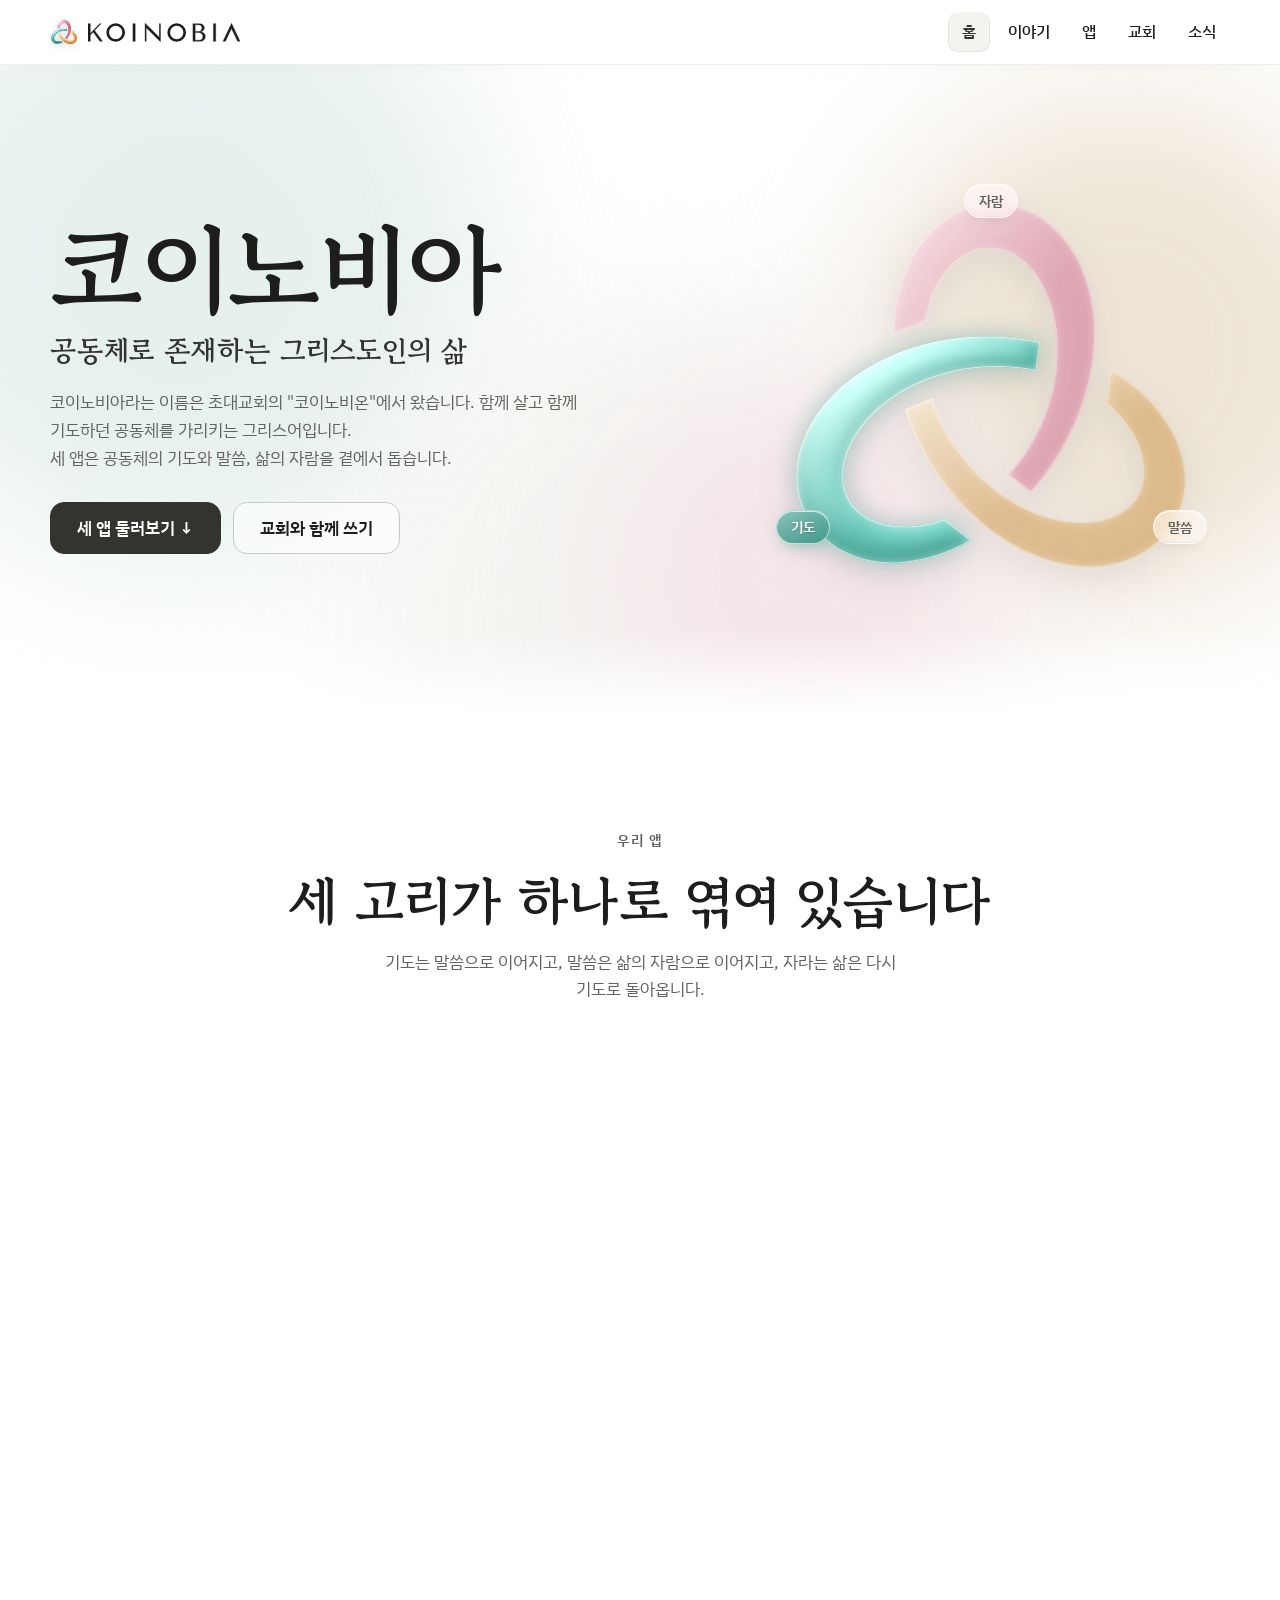
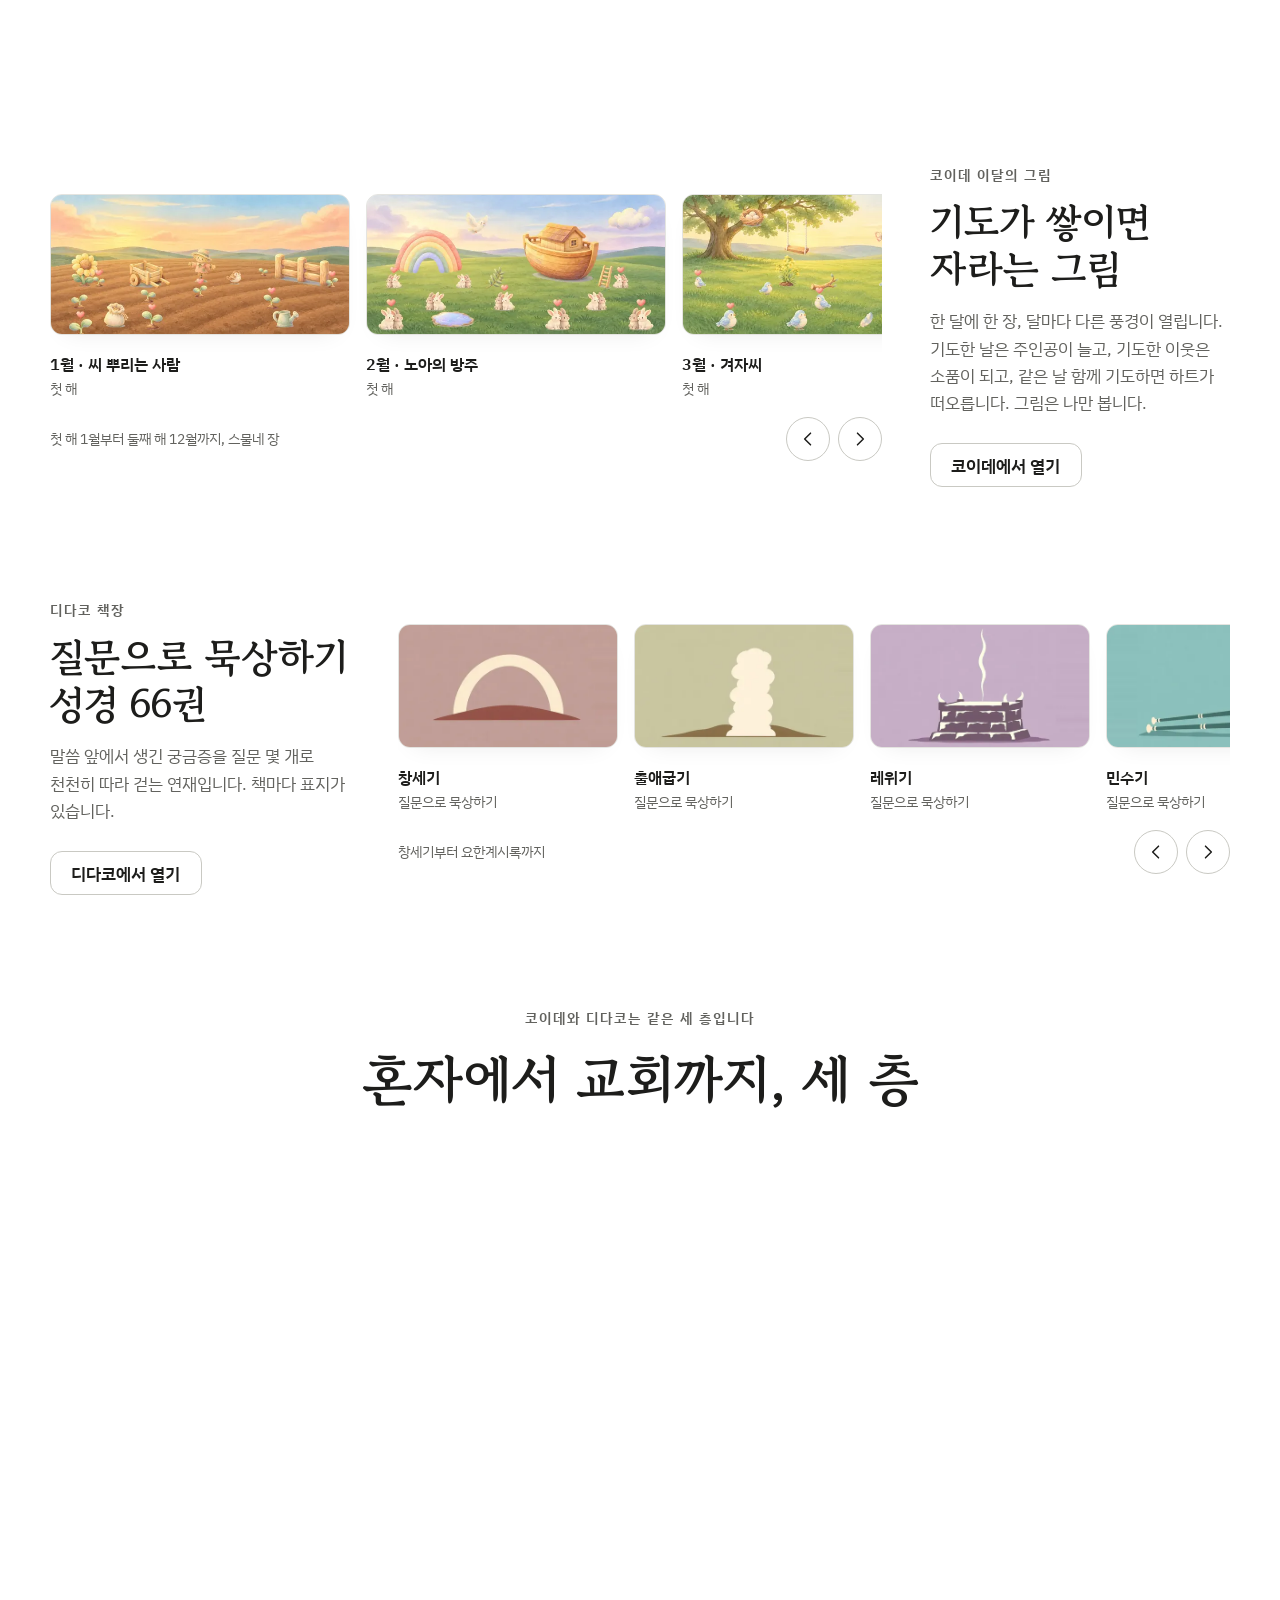
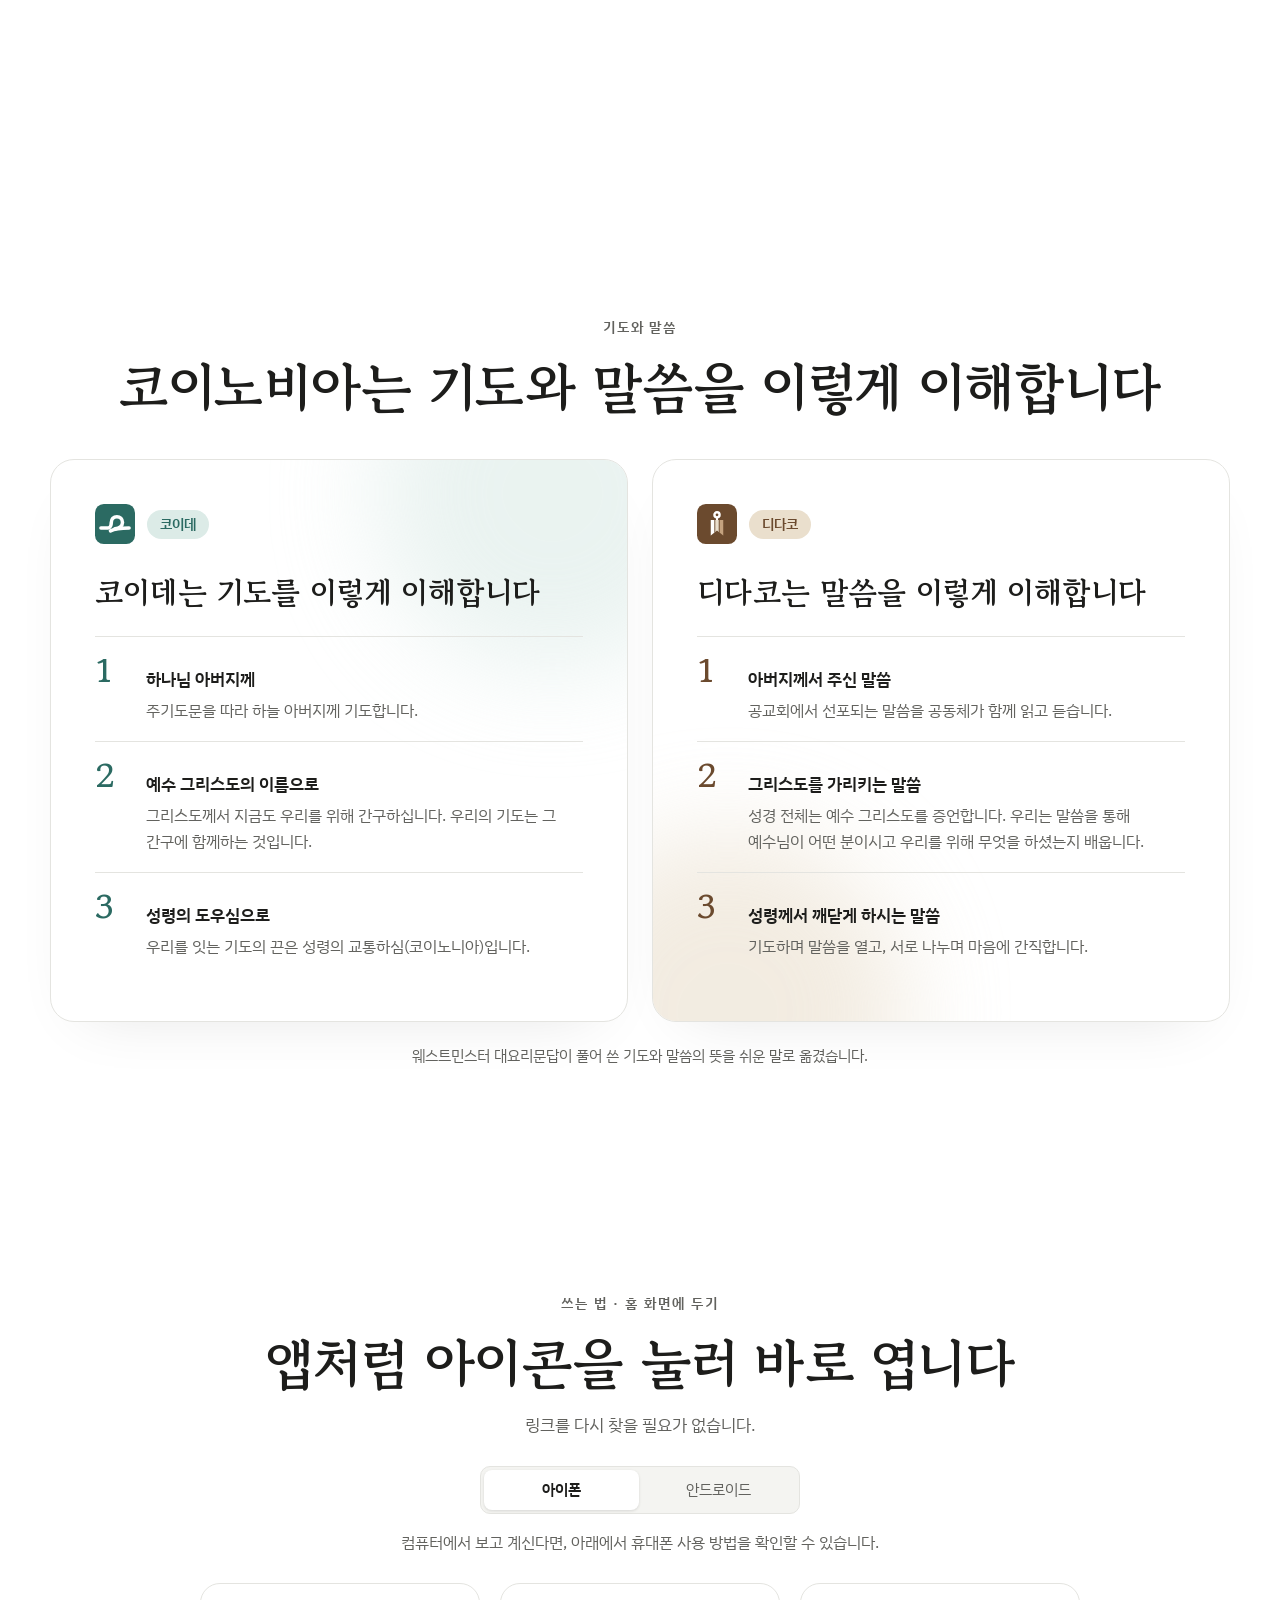
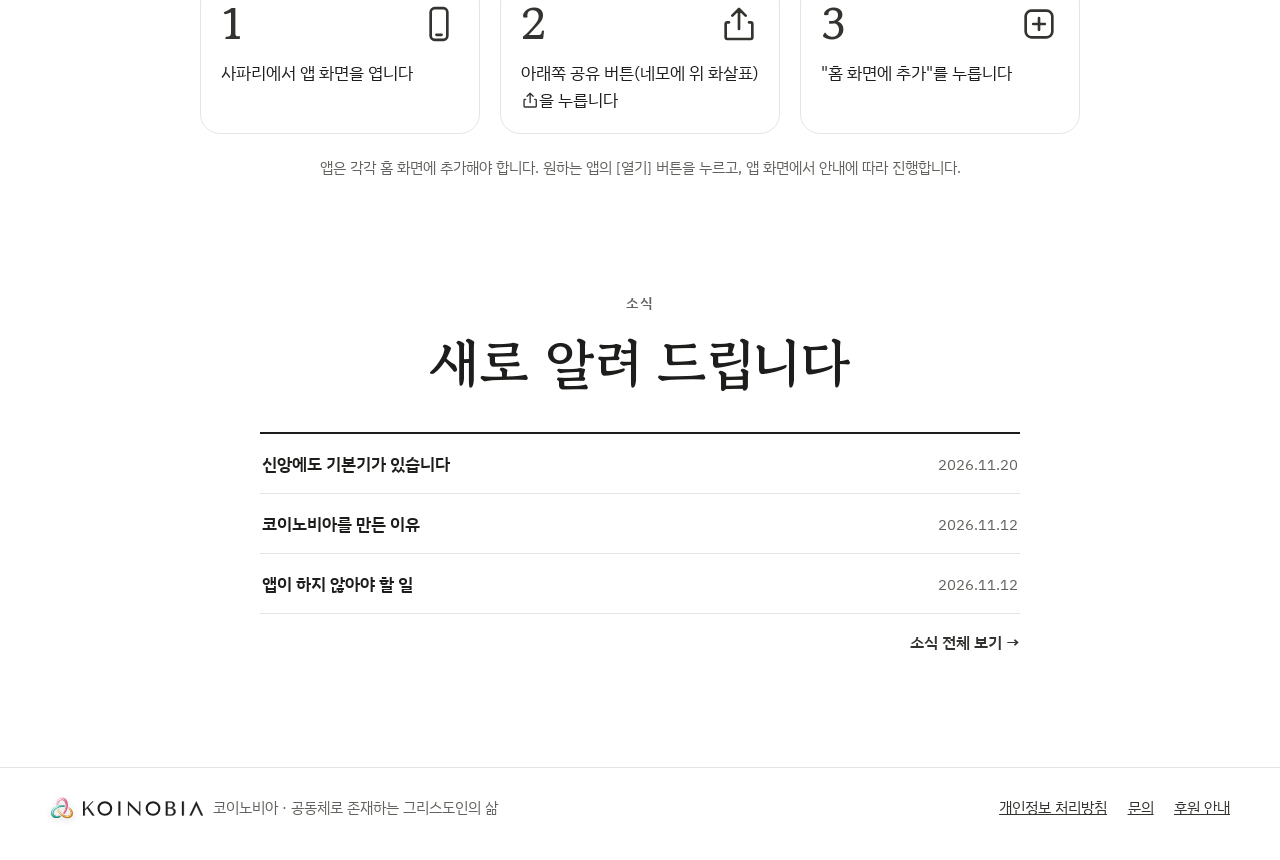
<file: index.html>
<!doctype html>
<html lang="ko">
<head>
<meta charset="utf-8">
<meta name="viewport" content="width=device-width, initial-scale=1, viewport-fit=cover">
<title>코이노비아</title>
<meta name="description" content="공동체로 존재하는 그리스도인의 삶. 코이데, 디다코, 텔리오로 연결됩니다.">
<meta name="theme-color" content="#FFFFFF">
<!-- 링크 미리보기(카카오톡 등). 도메인(koinobia.com)을 연결했으니 og:image와 og:url도 이 주소로 맞춰 두었어요. 도메인을 바꾸면 여기도 같이 바꿔 주세요 -->
<meta property="og:type" content="website">
<meta property="og:title" content="코이노비아">
<meta property="og:description" content="공동체로 존재하는 그리스도인의 삶. 코이데, 디다코, 텔리오로 연결됩니다.">
<meta property="og:image" content="https://koinobia.com/og.png">
<meta property="og:image:width" content="1200">
<meta property="og:image:height" content="630">
<meta property="og:url" content="https://koinobia.com/">
<meta name="twitter:card" content="summary_large_image">
<link rel="icon" href="icons/favicon.svg" type="image/svg+xml">
<link rel="icon" href="icons/favicon-32.png" type="image/png" sizes="32x32">
<link rel="preconnect" href="https://fonts.googleapis.com">
<link rel="preconnect" href="https://fonts.gstatic.com" crossorigin>
<link rel="stylesheet" href="https://fonts.googleapis.com/css2?family=Gowun+Batang:wght@700&family=IBM+Plex+Sans+KR:wght@400;500;600&display=swap">
<link rel="stylesheet" href="tabs.css?v=20261123b">
<style>
/* 코이노비아 색: 흰 바탕 + 먹색 포인트. 세 앱의 색(--c0 코이데·--c1 디다코·--c2 텔리오)은 매듭 고리와 앱 카드에 써요 */
:root {
  --page: #FFFFFF; --surface: #FFFFFF; --surface-2: #F4F4F1;
  --ink: #1D1D1B; --ink-2: #62625E; --line: #E4E4E0; --line-strong: #C9C9C3;
  --accent: #33332F; --accent-mid: #A3A39C; --accent-soft: #EEEEEA; --on-accent: #FFFFFF;
  --shadow: rgba(20, 20, 18, .12);
  /* 세 앱의 색: 0 코이데(초록), 1 디다코(브라운), 2 텔리오(장미). 매듭 고리와 앱 카드에 써요 */
  --c0: #2B6A62; --c0-mid: #8DBDB5; --c0-soft: #DCEBE7;
  --c1: #6B4A2E; --c1-mid: #C4A27F; --c1-soft: #EADFCD;
  --c2: #A8435C; --c2-mid: #DDA2B1; --c2-soft: #F5DFE5;
  /* 로고 색(먹 세 톤): 세 고리 = 성부·성자·성령, 세 앱. tools/make-images.js의 TONES와 같은 값 */
  --logo-1: #1F1F1D; --logo-2: #4A4945; --logo-3: #77756E;
  /* 첫 화면 매듭의 서리 유리 색: 같은 밝기·채도로 맞춘 세 빛깔(밝은 쪽 hi → 깊은 쪽 lo). 0 기도(청록) · 1 말씀(호박빛) · 2 자람(장밋빛) */
  --g0-hi: #D6F1EC; --g0-lo: #4AA597;
  --g1-hi: #F8E8CC; --g1-lo: #D29F5A;
  --g2-hi: #FADBE2; --g2-lo: #D47E96;
  --g-alpha: .78; --g-shadow: rgba(40, 30, 50, .10);
  --base: 16px;
  --f-display: 'Gowun Batang', 'AppleMyungjo', 'Batang', serif;
  --f-body: 'IBM Plex Sans KR', 'Apple SD Gothic Neo', 'Malgun Gothic', sans-serif;
}
@media (prefers-color-scheme: dark) { :root:not([data-theme="light"]) {
  --page: #141414; --surface: #1D1D1C; --surface-2: #252524;
  --ink: #ECECE8; --ink-2: #A3A39E; --line: #30302E; --line-strong: #4D4D4A;
  --accent: #E2E2DC; --accent-mid: #6A6A65; --accent-soft: #2E2E2C; --on-accent: #141414;
  --c0: #7CC2B7; --c0-mid: #3F7C73; --c0-soft: #1E3934;
  --c1: #D2B08A; --c1-mid: #7E6247; --c1-soft: #362B20;
  --c2: #E896AB; --c2-mid: #86475A; --c2-soft: #3B2029;
  --logo-1: #F2F2EE; --logo-2: #C9C8C2; --logo-3: #A09E97;
  --g0-hi: #A9DDD3; --g0-lo: #3E968A; --g1-hi: #EED8B4; --g1-lo: #B98A4C; --g2-hi: #F1C3CF; --g2-lo: #B96880;
  --g-alpha: .72; --g-shadow: rgba(0, 0, 0, .45);
  --shadow: rgba(0, 0, 0, .5); color-scheme: dark; } }
:root[data-theme="dark"] {
  --page: #141414; --surface: #1D1D1C; --surface-2: #252524;
  --ink: #ECECE8; --ink-2: #A3A39E; --line: #30302E; --line-strong: #4D4D4A;
  --accent: #E2E2DC; --accent-mid: #6A6A65; --accent-soft: #2E2E2C; --on-accent: #141414;
  --c0: #7CC2B7; --c0-mid: #3F7C73; --c0-soft: #1E3934;
  --c1: #D2B08A; --c1-mid: #7E6247; --c1-soft: #362B20;
  --c2: #E896AB; --c2-mid: #86475A; --c2-soft: #3B2029;
  --logo-1: #F2F2EE; --logo-2: #C9C8C2; --logo-3: #A09E97;
  --g0-hi: #A9DDD3; --g0-lo: #3E968A; --g1-hi: #EED8B4; --g1-lo: #B98A4C; --g2-hi: #F1C3CF; --g2-lo: #B96880;
  --g-alpha: .72; --g-shadow: rgba(0, 0, 0, .45);
  --shadow: rgba(0, 0, 0, .5); color-scheme: dark; }
@media (min-width: 1000px) { :root { --base: 17px; } }

* { box-sizing: border-box; }
html, body { margin: 0; }
html { font-size: var(--base); -webkit-text-size-adjust: 100%; text-size-adjust: 100%; scroll-behavior: smooth; scroll-padding-top: 76px; }
body { background: var(--page); color: var(--ink); font-family: var(--f-body); line-height: 1.6; -webkit-tap-highlight-color: transparent; overflow-x: hidden; }
/* 위쪽 안전 영역(노치) 뒤를 페이지 색으로 덮어요 */
body::before { content: ""; position: fixed; inset: 0 0 auto; height: env(safe-area-inset-top, 0px); z-index: 10; background: var(--page); }
button, a { touch-action: manipulation; }
button { font: inherit; color: inherit; }
[hidden] { display: none !important; }
:focus-visible { outline: 2px solid var(--accent); outline-offset: 3px; }
h1, h2, h3, p { margin: 0; }

/* 가로 여백: 모든 바깥 감싸개가 같은 규칙을 써요 */
.gut { padding-left: max(16px, env(safe-area-inset-left, 0px)); padding-right: max(16px, env(safe-area-inset-right, 0px)); }
.box { max-width: 1180px; margin: 0 auto; }
.sec { padding-block: clamp(56px, 9vw, 112px); }

/* 버튼: 지금 index.html의 .btn을 본떠요 */
.btn { display: inline-flex; align-items: center; justify-content: center; gap: .4em; min-height: 44px; padding: 0 1.2em; border-radius: 12px; border: 1px solid var(--accent); background: var(--accent); color: var(--on-accent); font-weight: 600; text-decoration: none; cursor: pointer; flex: none; transition: filter .2s, transform .2s; }
.btn:hover { filter: brightness(1.06); transform: translateY(-1px); }
.btn-lg { min-height: 52px; padding: 0 1.5em; border-radius: 14px; font-size: 1.02em; }
.btn-ghost { background: color-mix(in srgb, var(--surface) 55%, transparent); color: var(--ink); border-color: var(--line-strong); }
.btn-ghost:hover { filter: none; border-color: var(--accent); color: var(--accent); }
.btn-sm { min-height: 40px; padding: 0 1em; border-radius: 10px; font-size: .92em; }

/* ───── 1. 위쪽 띠(유리 느낌) ───── */
.nav { position: sticky; top: env(safe-area-inset-top, 0px); z-index: 20; background: var(--glass-bg, color-mix(in srgb, var(--page) 62%, transparent)); -webkit-backdrop-filter: blur(20px) saturate(1.7); backdrop-filter: blur(20px) saturate(1.7); border-bottom: 1px solid var(--glass-line, var(--line)); box-shadow: inset 0 -1px 0 var(--glass-edge, transparent), 0 8px 24px -20px var(--shadow); }
.nav-in { display: flex; align-items: center; gap: 20px; height: 64px; }
.brand { display: inline-flex; align-items: center; gap: 10px; margin-right: auto; white-space: nowrap; flex: none; text-decoration: none; color: var(--ink); font-family: var(--f-display); font-size: 1.25rem; line-height: 1; }
.brand svg { width: 28px; height: 28px; display: block; }
.brand svg.wm, .foot-mark svg.wm { width: auto; height: 19px; }
.mini-ic { flex: none; width: 40px; height: 40px; border-radius: 50%; display: grid; place-items: center; background: var(--accent-soft); color: var(--accent); }
.mini-ic svg, .tab-btn svg { width: 24px; height: 24px; fill: none; stroke: currentColor; stroke-width: 1.8; stroke-linecap: round; stroke-linejoin: round; }

/* ───── 2. 첫 화면 ───── */
.hero { position: relative; overflow: hidden; isolation: isolate; padding-block: clamp(36px, 7vw, 96px) clamp(56px, 8vw, 110px); }
.aurora { position: absolute; inset: 0; z-index: -1; pointer-events: none; overflow: hidden; }
.blob { position: absolute; border-radius: 50%; filter: blur(70px); will-change: transform; }
.blob.b1 { width: min(52vw, 620px); aspect-ratio: 1; left: -10%; top: -18%; background: var(--c0-soft); opacity: .7; animation: drift1 26s ease-in-out infinite alternate; }
.blob.b2 { width: min(46vw, 520px); aspect-ratio: 1; right: -8%; top: 4%; background: var(--c1-soft); opacity: .8; animation: drift2 30s ease-in-out infinite alternate; }
.blob.b3 { width: min(56vw, 640px); aspect-ratio: 1; left: 28%; bottom: -34%; background: var(--surface-2); opacity: .95; animation: drift3 22s ease-in-out infinite alternate; }
.blob.b4 { width: min(34vw, 380px); aspect-ratio: 1; right: 22%; bottom: -8%; background: var(--c2-soft); opacity: .7; animation: drift2 24s ease-in-out infinite alternate-reverse; }
@media (max-width: 899px) { .blob { filter: blur(56px); } .blob.b1, .blob.b2, .blob.b3, .blob.b4 { width: 78vw; } }
.hero::after { content: ""; position: absolute; left: 0; right: 0; bottom: 0; height: 90px; z-index: -1; background: linear-gradient(to bottom, transparent, var(--page)); pointer-events: none; }
@keyframes drift1 { to { transform: translate3d(8vw, 6vh, 0) scale(1.14); } }
@keyframes drift2 { to { transform: translate3d(-7vw, 8vh, 0) scale(1.1); } }
@keyframes drift3 { to { transform: translate3d(-9vw, -5vh, 0) scale(1.18); } }

.hero-in { display: grid; gap: 28px; align-items: center; }
@media (min-width: 900px) { .hero-in { grid-template-columns: 1.15fr .85fr; gap: 56px; } }
h1 { font-family: var(--f-display); font-weight: 700; font-size: clamp(3rem, 8vw, 6.5rem); line-height: 1.04; letter-spacing: -.02em; }
.sub { font-family: var(--f-display); font-weight: 700; color: var(--accent); font-size: clamp(1.2rem, 2.2vw, 1.7rem); margin-top: .35em; line-height: 1.35; word-break: keep-all; }
.lead { color: var(--ink-2); margin-top: 1.1em; max-width: 31em; word-break: keep-all; font-size: 1.02rem; }
.hero-cta { display: flex; flex-wrap: wrap; gap: 12px; margin-top: 1.8em; }
.rise { animation: rise .8s cubic-bezier(.2, .7, .2, 1) backwards; animation-delay: calc(var(--i, 0) * 110ms + 80ms); }
@keyframes rise { from { opacity: 0; transform: translateY(18px); } }

.knot-fig { position: relative; width: min(78vw, 300px); aspect-ratio: 1; margin: 0 auto; }
@media (min-width: 900px) { .knot-fig { width: min(100%, 460px); } }
.knot-svg { position: absolute; inset: 0; width: 100%; height: 100%; overflow: visible; }
/* 첫 화면 매듭: 로고와 같은 띠 모양(채운 면). 가는 가운데 선이 먼저 그려지고, 띠가 그 위로 차오른 뒤 선은 사라져요 */
.knot-svg .k-line { fill: none; stroke: var(--accent-mid); stroke-width: 6; stroke-linecap: round; stroke-linejoin: round; stroke-dasharray: 1; opacity: 0; animation: kdraw 1.8s cubic-bezier(.45, .05, .25, 1) .3s backwards, kfade .5s ease 2.6s backwards; }
@keyframes kfade { from { opacity: 1; } }
.k-base { fill: var(--accent-mid); }
.knot-svg .k-ribbon { animation: kfill .9s ease 1.6s backwards; }
@keyframes kfill { from { opacity: 0; } }
@keyframes kdraw { from { stroke-dashoffset: 1; opacity: 1; } to { stroke-dashoffset: 0; opacity: 1; } }
/* 매듭의 세 고리는 앱 색이에요. 평소엔 옅게, 고른 앱의 고리만 또렷하게 */
[data-k="0"] { --app: var(--c0); } [data-k="1"] { --app: var(--c1); } [data-k="2"] { --app: var(--c2); }
.kl { fill: var(--app, var(--accent)); opacity: .7; transition: opacity .5s ease, filter .5s ease; }
.knot-svg .kl { animation: klin .8s ease 2.4s backwards; }
@keyframes klin { from { opacity: 0; } }
.kl.on { opacity: 1; filter: drop-shadow(0 0 7px color-mix(in srgb, var(--app, var(--accent)) 55%, transparent)); }
.klabel { position: absolute; white-space: nowrap; transform: translate(-50%, -50%); min-height: 34px; padding: 0 14px; border-radius: 999px; border: 1px solid var(--line); background: color-mix(in srgb, var(--surface) 88%, transparent); color: var(--ink-2); font-size: .84rem; font-weight: 600; cursor: pointer; box-shadow: 0 4px 12px -6px var(--shadow); transition: background .3s, color .3s, border-color .3s, transform .2s; animation: pop .5s ease 2.6s backwards; }
.klabel:hover { transform: translate(-50%, -50%) scale(1.06); border-color: var(--app); color: var(--app); }
.klabel.on { background: var(--app); border-color: var(--app); color: var(--on-accent); }
@keyframes pop { from { opacity: 0; scale: .8; } }
/* 리퀴드 글래스: 첫 화면 매듭은 앱 색 대신 유리 색(--g*)으로, 빛 반사(specular)·테두리 광·그림자를 얹어요.
   띠 아래 회색 바탕은 비치지 않게 숨기고, 고르지 않은 고리도 거의 또렷하게 둬요 */
.knot-svg .k-base { fill: none; }
.knot-svg .k-ribbon { filter: drop-shadow(0 10px 16px var(--g-shadow)); }
.knot-svg .kl { opacity: .9; fill-opacity: var(--g-alpha); filter: url(#kglass); }
.knot-svg .kl[data-k="0"] { fill: url(#kg0); } .knot-svg .kl[data-k="1"] { fill: url(#kg1); } .knot-svg .kl[data-k="2"] { fill: url(#kg2); }
.knot-svg .kl.on { opacity: 1; fill-opacity: 1; filter: url(#kglass) drop-shadow(0 0 10px color-mix(in srgb, var(--glo) 40%, transparent)); }
.knot-fig [data-k="0"] { --ghi: var(--g0-hi); --glo: var(--g0-lo); } .knot-fig [data-k="1"] { --ghi: var(--g1-hi); --glo: var(--g1-lo); } .knot-fig [data-k="2"] { --ghi: var(--g2-hi); --glo: var(--g2-lo); }
.klabel { -webkit-backdrop-filter: blur(14px) saturate(1.8); backdrop-filter: blur(14px) saturate(1.8); background: color-mix(in srgb, var(--surface) 55%, transparent); border-color: color-mix(in srgb, #fff 70%, transparent); box-shadow: inset 0 1px 0 rgba(255, 255, 255, .8), inset 0 -1px 2px rgba(0, 0, 0, .05), 0 6px 16px -8px var(--shadow); }
.klabel:hover { border-color: var(--glo); color: var(--ink); }
.klabel.on { background: linear-gradient(160deg, color-mix(in srgb, color-mix(in srgb, var(--ghi) 35%, var(--glo)) 88%, transparent), color-mix(in srgb, var(--glo) 92%, #000 8%)); border-color: color-mix(in srgb, #fff 55%, transparent); color: #fff; text-shadow: 0 1px 2px rgba(0, 0, 0, .25); box-shadow: inset 0 1px 0 rgba(255, 255, 255, .7), 0 6px 18px -6px color-mix(in srgb, var(--glo) 70%, transparent); }
@media (prefers-color-scheme: dark) { :root:not([data-theme="light"]) .klabel { border-color: rgba(255, 255, 255, .14); box-shadow: inset 0 1px 0 rgba(255, 255, 255, .16), 0 6px 16px -8px var(--shadow); } }
:root[data-theme="dark"] .klabel { border-color: rgba(255, 255, 255, .14); box-shadow: inset 0 1px 0 rgba(255, 255, 255, .16), 0 6px 16px -8px var(--shadow); }

/* ───── 3. 우리 앱 ───── */
/* 고른 앱(data-kind)에 따라 탭·카드·그림이 그 앱의 색으로 바뀌어요. 기도와 말씀 카드도 같아요 */
[data-kind="0"] { --accent: var(--c0); --accent-mid: var(--c0-mid); --accent-soft: var(--c0-soft); }
[data-kind="1"] { --accent: var(--c1); --accent-mid: var(--c1-mid); --accent-soft: var(--c1-soft); }
[data-kind="2"] { --accent: var(--c2); --accent-mid: var(--c2-mid); --accent-soft: var(--c2-soft); }
.eyebrow { font-size: .82rem; font-weight: 600; color: var(--ink-2); letter-spacing: .14em; }
.h2 { font-family: var(--f-display); font-weight: 700; font-size: clamp(2rem, 4.6vw, 3.2rem); line-height: 1.2; letter-spacing: -.01em; margin-top: .3em; word-break: keep-all; }
.sec-lead { color: var(--ink-2); margin-top: .9em; max-width: 32em; word-break: keep-all; }
.sec-head { text-align: center; }
.sec-head .sec-lead { margin-left: auto; margin-right: auto; }

.tabs { display: flex; justify-content: center; gap: clamp(18px, 4vw, 40px); margin-top: 40px; }
.tab { display: flex; flex-direction: column; align-items: center; gap: 8px; }
.tab-btn { width: 56px; height: 56px; border-radius: 50%; display: grid; place-items: center; border: 1px solid var(--line); background: var(--surface); color: var(--ink-2); cursor: pointer; transition: transform .25s, background .25s, color .25s, border-color .25s, box-shadow .25s; }
.tab-btn:hover { border-color: var(--accent); color: var(--accent); }
.tab-btn[aria-selected="true"] { background: var(--accent); border-color: var(--accent); color: var(--on-accent); transform: translateY(-4px); box-shadow: 0 0 0 5px var(--accent-soft), 0 10px 20px -8px var(--shadow); }
.tab .cap { font-size: .8rem; color: var(--ink-2); font-weight: 500; }
.tab-btn[aria-selected="true"] + .cap { color: var(--accent); font-weight: 600; }
.tab-btn img { display: block; width: 35px; height: 35px; object-fit: contain; }
.tab-btn[aria-selected="true"] img { width: 39px; height: 39px; }
/* 앱의 고유 심벌을 사용합니다. 텔리오는 prokope에서 채택한 B2-2 시안으로 표시합니다. */
.art-app-icon { display: block; width: clamp(132px, 46%, 220px); height: auto; filter: drop-shadow(0 12px 18px var(--shadow)); }
/* 고른 탭에서 카드로 내려오는 가는 선 */
.conn { position: relative; height: 30px; }
.conn i { position: absolute; top: 4px; bottom: 0; width: 2px; margin-left: -1px; background: var(--accent-mid); border-radius: 2px; transition: left .35s cubic-bezier(.3, .7, .2, 1); }
.conn i::after { content: ""; position: absolute; left: -3px; bottom: -3px; width: 8px; height: 8px; border-radius: 50%; background: var(--accent); }

.big { position: relative; max-width: 1080px; margin: 0 auto; background: var(--surface); border: 1px solid var(--line); border-radius: 24px; box-shadow: 0 24px 60px -28px var(--shadow); overflow: hidden; display: grid; touch-action: pan-y; }
@media (min-width: 900px) { .big { grid-template-columns: 42fr 58fr; } }
.panel { padding: clamp(22px, 4vw, 52px); display: flex; flex-direction: column; justify-content: center; align-items: flex-start; }
.panel.swap > * { animation: swapin .32s ease backwards; }
.panel.swap > *:nth-child(2) { animation-delay: .04s; } .panel.swap > *:nth-child(3) { animation-delay: .08s; } .panel.swap > *:nth-child(4) { animation-delay: .12s; } .panel.swap > *:nth-child(5) { animation-delay: .16s; }
@keyframes swapin { from { opacity: 0; transform: translateX(var(--dx, 14px)); } }
.pill { display: inline-block; font-size: .82rem; font-weight: 600; color: var(--accent); background: var(--accent-soft); border-radius: 999px; padding: .25em .95em; }
.app-name { font-family: var(--f-display); font-weight: 700; font-size: clamp(2.2rem, 4vw, 3.4rem); line-height: 1.15; margin-top: .35em; }
.greek { color: var(--ink-2); font-size: .88rem; margin-top: .3em; word-break: keep-all; }
.desc { margin-top: 1em; word-break: keep-all; }
.act { margin-top: 1.6em; display: flex; flex-wrap: wrap; align-items: center; gap: 10px; }
.soon { display: inline-block; font-size: .88rem; color: var(--ink-2); background: var(--surface-2); border: 1px solid var(--line); border-radius: 999px; padding: .4em 1.1em; }
.mk { position: absolute; top: 14px; right: 14px; z-index: 2; width: 48px; height: 48px; padding: 2px; border-radius: 50%; background: var(--glass-bg); -webkit-backdrop-filter: blur(12px) saturate(1.6); backdrop-filter: blur(12px) saturate(1.6); border: 1px solid var(--glass-line); box-shadow: inset 0 1px 0 var(--glass-edge), 0 4px 14px -8px var(--shadow); }
.mk svg { width: 100%; height: 100%; display: block; }
.mk .mb { fill: var(--accent-mid); }
.mk .kl { fill: var(--app); opacity: 0; } .mk .kl.on { opacity: 1; filter: none; }

.stage { position: relative; margin: 14px; min-height: 250px; border-radius: 18px; overflow: hidden; display: grid; place-items: center; background: linear-gradient(145deg, var(--accent-soft), var(--surface-2)); order: -1; isolation: isolate; }
@media (min-width: 900px) { .stage { order: 0; min-height: 420px; } }
.stage .sb { position: absolute; border-radius: 50%; filter: blur(36px); z-index: -1; }
.stage .s1 { width: 55%; aspect-ratio: 1; left: -8%; top: -14%; background: var(--accent-mid); opacity: .38; animation: drift1 18s ease-in-out infinite alternate; }
.stage .s2 { width: 48%; aspect-ratio: 1; right: -6%; bottom: -16%; background: var(--surface); opacity: .6; animation: drift2 20s ease-in-out infinite alternate; }
.art { width: min(100%, 400px); height: auto; padding: 8px; }
.art svg { display: block; width: 100%; height: auto; }
.dots { display: flex; justify-content: center; gap: 4px; margin-top: 18px; }
.dot { width: 26px; height: 26px; border: 0; background: transparent; padding: 0; cursor: pointer; display: grid; place-items: center; }
.dot::before { content: ""; width: 8px; height: 8px; border-radius: 50%; background: var(--line-strong); transition: width .25s, background .25s; }
.dot[aria-current="true"]::before { width: 22px; border-radius: 6px; background: var(--accent); }

/* 그림 움직임: 선이 그려지고, 촛불 물결이 번지고, 책갈피가 내려오고, 새싹이 올라와요 */
.d { stroke-dasharray: 1; animation: draw 1s ease backwards; animation-delay: var(--d, 0s); }
@keyframes draw { from { stroke-dashoffset: 1; } }
.rip { opacity: .35; transform-box: fill-box; transform-origin: center; animation: ripple 3.6s ease-out infinite both; animation-delay: calc(var(--k) * 1.2s); }
@keyframes ripple { 0% { transform: scale(.6); opacity: .8; } 100% { transform: scale(1.3); opacity: 0; } }
.glow { animation: glow 3s ease-in-out infinite alternate; }
@keyframes glow { from { opacity: .35; } to { opacity: .75; } }
.flame { transform-box: fill-box; transform-origin: 50% 100%; animation: draw 1s ease .5s backwards, flick 2.6s ease-in-out 1.5s infinite alternate; }
@keyframes flick { to { transform: scale(.96, 1.05) rotate(-1.5deg); } }
.rb { transform-box: fill-box; transform-origin: 50% 0; animation: grow .7s cubic-bezier(.3, .8, .3, 1) backwards; animation-delay: var(--d, 0s); }
@keyframes grow { from { transform: scaleY(0); } }
.leaf, .bud { transform-box: fill-box; animation: bloom .55s cubic-bezier(.3, 1.4, .5, 1) backwards; animation-delay: var(--d, 0s); }
.leaf.l { transform-origin: 100% 100%; } .leaf.r { transform-origin: 0 100%; } .bud { transform-origin: 50% 100%; }
@keyframes bloom { from { transform: scale(0); } }

/* ───── 3-2. 기도와 말씀 이해 ───── */
.und { display: grid; gap: 20px; margin-top: 40px; }
@media (min-width: 900px) { .und { grid-template-columns: repeat(2, 1fr); gap: 24px; } }
.und-card { position: relative; overflow: hidden; isolation: isolate; background: var(--surface); border: 1px solid var(--line); border-radius: 24px; padding: clamp(24px, 4vw, 44px); display: flex; flex-direction: column; box-shadow: 0 24px 60px -34px var(--shadow); }
.und-top { display: flex; align-items: center; gap: 12px; }
.und-title { font-family: var(--f-display); font-weight: 700; font-size: clamp(1.4rem, 2.4vw, 1.9rem); line-height: 1.3; margin-top: .9em; word-break: keep-all; }
.und-list { list-style: none; margin: 1.4em 0 0; padding: 0; }
.und-item { display: grid; grid-template-columns: 2.2rem 1fr; gap: 14px; align-items: baseline; padding-block: 18px; border-top: 1px solid var(--line); }
.und-item .num { font-size: 2rem; }
.und-item b { display: block; font-weight: 600; word-break: keep-all; }
.und-item p { margin-top: .3em; color: var(--ink-2); font-size: .96rem; word-break: keep-all; }
/* 카드 모서리에서 천천히 떠도는 작은 번짐(첫 화면 오로라의 작은 버전). 카드의 둥근 모서리에서 잘려요 */
.und-card::before { content: ""; position: absolute; z-index: -1; width: 62%; aspect-ratio: 1; border-radius: 50%; right: -18%; top: -26%; background: var(--accent-soft); filter: blur(50px); opacity: .6; pointer-events: none; will-change: transform; animation: drift2 22s ease-in-out infinite alternate; }
.und-card:nth-child(even)::before { right: auto; left: -18%; top: auto; bottom: -30%; animation: drift1 19s ease-in-out infinite alternate; }
.und-card .mini-ic { position: relative; }
/* 동그란 배지: 코이데는 물결이 한 겹 번지고, 디다코는 숨 쉬듯 커졌다 작아져요(앱 아이콘이 없을 땐 촛불·책 그림) */
.und-card .mini-ic::after { content: ""; position: absolute; inset: 0; border-radius: 50%; border: 1.5px solid var(--accent-mid); opacity: 0; pointer-events: none; }
.und-card[data-kind="0"] .mini-ic::after { animation: ring 3s ease-out infinite; }
.und-card[data-kind="0"] .mini-ic path { transform-box: fill-box; transform-origin: 50% 100%; animation: flick2 2.4s ease-in-out infinite alternate; }
.und-card[data-kind="1"] .mini-ic { animation: breathe 4.4s ease-in-out infinite; }
/* 앱 아이콘 배지: 바탕 없이 앱 아이콘 그림을 그대로 보여 줘요 */
.und-card .mini-ic.app { background: none; }
.und-card .mini-ic.app img { display: block; width: 40px; height: 40px; }
.und-card .mr { fill: var(--accent-mid); transform-box: fill-box; transform-origin: 50% 0; animation: sway 3.6s ease-in-out infinite alternate; }
@keyframes ring { 0% { transform: scale(1); opacity: .5; } 70%, 100% { transform: scale(1.5); opacity: 0; } }
@keyframes flick2 { from { transform: scale(1); opacity: 1; } to { transform: scale(.94, 1.06) rotate(-2deg); opacity: .82; } }
@keyframes breathe { 50% { transform: scale(1.06); } }
@keyframes sway { from { transform: rotate(-7deg); } to { transform: rotate(7deg); } }
.und-card > * { position: relative; }
.und-item { position: relative; border-top: 0; }
.und-item::before { content: ""; position: absolute; left: 0; right: 0; top: 0; height: 1px; background: var(--line); transform-origin: left; }
/* 마우스를 올리거나 손가락으로 누르면 카드가 살짝 떠올라요 */
.und-card { transition: transform .25s ease, box-shadow .25s ease, border-color .25s ease; }
.und-card:active, .und-card.rv.settled:active { transform: translateY(-4px); box-shadow: 0 30px 64px -30px var(--shadow); border-color: var(--accent-mid); }
@media (hover: hover) { .und-card:hover, .und-card.rv.settled:hover { transform: translateY(-4px); box-shadow: 0 30px 64px -30px var(--shadow); border-color: var(--accent-mid); } }
/* 카드가 올라온 뒤 안의 세 줄이 차례로 올라와요(첫 화면 아래에 있을 때만) */
.rv .und-item { opacity: 0; transform: translateY(14px); transition: opacity .6s ease, transform .6s cubic-bezier(.2, .7, .2, 1); transition-delay: calc(var(--j, 0) * 120ms + 260ms); }
.rv.in .und-item { opacity: 1; transform: none; }
/* 세 줄 사이의 가는 선이 왼쪽에서 오른쪽으로 그려져요(줄이 올라오는 순서와 같이) */
.rv .und-item::before { transform: scaleX(0); transition: transform .7s cubic-bezier(.2, .7, .2, 1); transition-delay: calc(var(--j, 0) * 120ms + 260ms); }
.rv.in .und-item::before { transform: none; }
/* 다 나타난 뒤에는 떠오르는 움직임이 지연 없이 바로 나와요 */
.und-card.rv.settled { transition: transform .25s ease, box-shadow .25s ease, border-color .25s ease; transition-delay: 0s; }

/* ───── 4. 홈 화면에 두기 ───── */
.seg2 { display: grid; grid-template-columns: repeat(2, 1fr); gap: 3px; padding: 3px; background: var(--surface-2); border-radius: 10px; border: 1px solid var(--line); margin: 28px auto 0; max-width: 320px; }
.seg2 button { font-size: .9rem; border: 0; border-radius: 8px; padding: .3em 1em; min-height: 40px; background: transparent; color: var(--ink-2); cursor: pointer; }
.seg2 button.on { background: var(--surface); color: var(--ink); font-weight: 600; box-shadow: 0 1px 3px var(--shadow); }
.pcnote { margin-top: 1em; font-size: .92rem; color: var(--ink-2); text-align: center; word-break: keep-all; }
.steps { list-style: none; margin: 28px auto 0; padding: 0; display: grid; gap: 14px; max-width: 880px; }
@media (min-width: 760px) { .steps { grid-template-columns: repeat(3, 1fr); gap: 20px; } }
.step { background: var(--surface); border: 1px solid var(--line); border-radius: 20px; padding: 18px 20px 20px; display: flex; flex-direction: column; gap: 14px; transition: transform .25s, box-shadow .25s, border-color .25s, opacity .6s; }
.step:hover { transform: translateY(-4px); box-shadow: 0 16px 34px -18px var(--shadow); border-color: var(--line-strong); }
.step-top { display: flex; align-items: center; justify-content: space-between; }
.num { font-family: var(--f-display); font-weight: 700; font-size: 2.6rem; line-height: 1; color: var(--accent); }
.step .ic { width: 40px; height: 40px; stroke: var(--accent); fill: none; stroke-width: 1.6; stroke-linecap: round; stroke-linejoin: round; }
.step p { word-break: keep-all; font-size: .98rem; }
.step p svg { width: 1.1em; height: 1.1em; vertical-align: -.2em; stroke: var(--accent); fill: none; stroke-width: 1.8; stroke-linecap: round; stroke-linejoin: round; }
.step.pop { animation: rise .5s cubic-bezier(.2, .7, .2, 1) backwards; animation-delay: calc(var(--i) * 90ms); }
.note { margin-top: 22px; text-align: center; font-size: .86rem; color: var(--ink-2); word-break: keep-all; }

/* ───── 3-3. 질문으로 묵상하기 책장(표지 가로 넘김) ───── */
.shelf { display: grid; gap: 28px; align-items: center; }
@media (min-width: 900px) { .shelf { grid-template-columns: minmax(0, 300px) minmax(0, 1fr); gap: 48px; } }
.shelf.rev > :first-child { order: 0; }
@media (min-width: 900px) { .shelf.rev { grid-template-columns: minmax(0, 1fr) minmax(0, 300px); } .shelf.rev > :first-child { order: 2; } }
.cover.wide { width: 300px; }
.cover.wide img { aspect-ratio: 32 / 15; }
@media (max-width: 899px) { .cover.wide { width: 236px; } }
.shelf .h2 { font-size: clamp(1.7rem, 3.2vw, 2.3rem); }
.shelf-lead { color: var(--ink-2); margin-top: .9em; word-break: keep-all; }
.shelf-act { margin-top: 1.6em; }
.hscroll { display: flex; gap: 16px; overflow-x: auto; scroll-snap-type: x mandatory; -webkit-overflow-scrolling: touch; padding: 4px 2px 14px; scrollbar-width: thin; outline-offset: 2px; }
.hscroll > * { flex: none; scroll-snap-align: start; }
.cover { width: 220px; margin: 0; }
.cover img { width: 100%; height: auto; aspect-ratio: 16 / 9; object-fit: cover; border-radius: 12px; border: 1px solid var(--line); background: var(--surface-2); box-shadow: 0 10px 24px -16px var(--shadow); }
.cover b { display: block; margin-top: .6em; font-size: .95rem; font-weight: 600; }
.cover span { display: block; color: var(--ink-2); font-size: .8rem; }
@media (max-width: 899px) { .cover { width: 188px; } }
.shelf-nav { display: none; gap: 8px; margin-top: 4px; justify-content: flex-end; }
@media (min-width: 900px) and (hover: hover) { .shelf-nav { display: flex; } }
.shelf-nav button { width: 44px; height: 44px; border-radius: 50%; border: 1px solid var(--line-strong); background: var(--surface); color: var(--ink); cursor: pointer; display: grid; place-items: center; }
.shelf-nav button:hover { border-color: var(--accent); color: var(--accent); }
.shelf-nav svg { width: 20px; height: 20px; fill: none; stroke: currentColor; stroke-width: 1.8; stroke-linecap: round; stroke-linejoin: round; }
.shelf-count { margin-right: auto; align-self: center; font-size: .82rem; color: var(--ink-2); }

/* ───── 3-4. 세 층(노트·공동체·교회): 계단처럼 올라가는 카드 셋 ───── */
.stairs { display: grid; gap: 18px; margin-top: 40px; align-items: stretch; }
@media (min-width: 900px) { .stairs { grid-template-columns: repeat(3, minmax(0, 1fr)); gap: 22px; } .floor.f1 { margin-top: 72px; } .floor.f2 { margin-top: 36px; } }
.floor { background: var(--surface); border: 1px solid var(--line); border-radius: 24px; overflow: hidden; display: flex; flex-direction: column; box-shadow: 0 24px 60px -34px var(--shadow); }
.floor.f3 { border-color: var(--accent); box-shadow: 0 0 0 1px var(--accent), 0 24px 60px -34px var(--shadow); }
.floor .shot { height: 250px; display: flex; justify-content: center; padding: 20px 20px 0; overflow: hidden; background: var(--surface-2); }
.floor .ph { width: 168px; flex: none; border-radius: 24px 24px 0 0; border: 5px solid var(--ink); border-bottom: 0; overflow: hidden; background: var(--surface); }
.floor .ph img { width: 100%; height: auto; display: block; }
.fbody { padding: 22px 24px 26px; display: flex; flex-direction: column; gap: 8px; flex: 1; align-items: flex-start; }
.fl { font-size: .8rem; font-weight: 700; letter-spacing: .08em; color: var(--accent); }
.fbody h3 { font-family: var(--f-display); font-weight: 700; font-size: 1.3rem; line-height: 1.35; word-break: keep-all; }
.fbody .fd { color: var(--ink-2); font-size: .96rem; flex: 1; word-break: keep-all; }
.stairnote { margin-top: 24px; text-align: center; font-size: .86rem; color: var(--ink-2); word-break: keep-all; }

/* ───── 4-2. 소식 ───── */
.newsrow { max-width: 760px; margin: 36px auto 0; border-top: 2px solid var(--ink); }
.newsrow a { display: flex; flex-wrap: wrap; align-items: baseline; justify-content: space-between; gap: 4px 18px; padding: 16px 2px; min-height: 52px; border-bottom: 1px solid var(--line); color: var(--ink); text-decoration: none; }
.newsrow a:hover b { color: var(--accent); text-decoration: underline; }
.newsrow b { font-weight: 600; word-break: keep-all; }
.newsrow time { font-size: .86rem; color: var(--ink-2); flex: none; }
.newsmore { max-width: 760px; margin: 16px auto 0; text-align: right; font-size: .92rem; }
.newsmore a { color: var(--accent); font-weight: 600; text-decoration: none; }
.newsmore a:hover { text-decoration: underline; }

/* ───── 5. 아래쪽 ───── */
.foot { border-top: 1px solid var(--line); padding-block: 28px 40px; }
.foot-in { display: flex; flex-wrap: wrap; align-items: center; justify-content: space-between; gap: 14px 28px; font-size: .86rem; color: var(--ink-2); }
.foot-brand { display: inline-flex; align-items: center; gap: 10px; }
.foot-brand svg { width: 24px; height: 24px; }
.foot-mark { display: inline-flex; align-items: center; gap: 9px; color: var(--ink); }
.foot-mark svg.wm { height: 15px; }
.foot-brand { flex-wrap: wrap; min-width: 0; max-width: 100%; }
.foot-tag { word-break: keep-all; }
.foot-brand b { font-family: var(--f-display); color: var(--ink); font-size: 1rem; font-weight: 700; }
.foot-links { display: flex; flex-wrap: wrap; gap: .3em 1.4em; }
.foot a { color: var(--accent); }

/* ───── 스크롤 등장: 첫 화면 아래 것만 JS가 숨겼다가 보여 줘요 ───── */
.rv { opacity: 0; transform: translateY(16px); transition: opacity .6s ease, transform .6s cubic-bezier(.2, .7, .2, 1); transition-delay: calc(var(--i, 0) * 90ms); }
.rv.in { opacity: 1; transform: none; }

/* 움직임을 줄이는 설정이면 전부 멈추고 마지막 모습만 보여요 */
@media (prefers-reduced-motion: reduce) {
  html { scroll-behavior: auto; }
  *, *::before, *::after { animation: none !important; transition: none !important; }
  .rv, .rv .und-item, .rv .und-item::before { opacity: 1 !important; transform: none !important; }
  .und-card::before { display: none; }
  .und-card:hover, .und-card:active { transform: none !important; }
  .kl.on { filter: none; }
}
</style>
</head>
<body data-tab="home">

<header class="nav gut">
  <div class="nav-in box">
    <a class="brand" href="#top" id="brand" aria-label="코이노비아 맨 위로"></a>
    <nav class="toplinks" id="toplinks" aria-label="메뉴"></nav>
  </div>
</header>

<main id="top">
  <!-- 첫 화면 -->
  <section class="hero gut" aria-labelledby="h1">
    <div class="aurora" aria-hidden="true"><i class="blob b1"></i><i class="blob b2"></i><i class="blob b3"></i><i class="blob b4"></i></div>
    <div class="hero-in box">
      <div>
        <h1 id="h1" class="rise" style="--i:0">코이노비아</h1>
        <p class="sub rise" style="--i:1">공동체로 존재하는 그리스도인의 삶</p>
        <p class="lead rise" style="--i:2">코이노비아라는 이름은 초대교회의 "코이노비온"에서 왔습니다. 함께 살고 함께 기도하던 공동체를 가리키는 그리스어입니다.<br>
          세 앱은 공동체의 기도와 말씀, 삶의 자람을 곁에서 돕습니다.</p>
        <div class="hero-cta rise" style="--i:3">
          <a class="btn btn-lg" href="#apps">세 앱 둘러보기 ↓</a>
          <a class="btn btn-lg btn-ghost" href="/church/">교회와 함께 쓰기</a>
        </div>
      </div>
      <div class="knot-fig" id="heroKnot"></div>
    </div>
  </section>

  <!-- 우리 앱 -->
  <section class="sec gut" id="apps" aria-labelledby="apps-t">
    <div class="box">
      <div class="sec-head" data-rv>
        <p class="eyebrow">우리 앱</p>
        <h2 class="h2" id="apps-t">세 고리가 하나로 엮여 있습니다</h2>
        <p class="sec-lead">기도는 말씀으로 이어지고, 말씀은 삶의 자람으로 이어지고, 자라는 삶은 다시 기도로 돌아옵니다.</p>
      </div>
      <div data-rv>
        <div class="tabs" id="tabs" role="tablist" aria-label="우리 앱"></div>
        <div class="conn" aria-hidden="true"><i id="conn"></i></div>
        <div class="big" id="card" role="tabpanel">
          <div class="mk" id="mk" aria-hidden="true"></div>
          <div class="panel" id="panel"></div>
          <div class="stage"><i class="sb s1"></i><i class="sb s2"></i><div class="art" id="art"></div></div>
        </div>
        <div class="dots" id="dots"></div>
      </div>
    </div>
  </section>

  <!-- 코이데 이달의 그림 -->
  <section class="sec gut" id="months" aria-labelledby="months-t" style="padding-top:0">
    <div class="box shelf rev">
      <div data-rv>
        <p class="eyebrow">코이데 이달의 그림</p>
        <h2 class="h2" id="months-t">기도가 쌓이면<br>자라는 그림</h2>
        <p class="shelf-lead">한 달에 한 장, 달마다 다른 풍경이 열립니다. 기도한 날은 주인공이 늘고, 기도한 이웃은 소품이 되고, 같은 날 함께 기도하면 하트가 떠오릅니다. 그림은 나만 봅니다.</p>
        <p class="shelf-act"><a class="btn btn-ghost" href="https://koide.koinobia.com/app/" id="monthsGo">코이데에서 열기</a></p>
      </div>
      <div data-rv style="min-width:0">
        <div class="hscroll" id="months-list" role="region" aria-label="코이데 이달의 그림, 옆으로 넘겨 보세요" tabindex="0"></div>
        <div class="shelf-nav"><span class="shelf-count">첫 해 1월부터 둘째 해 12월까지, 스물네 장</span>
          <button type="button" id="mvPrev" aria-label="이전 그림"><svg viewBox="0 0 24 24" aria-hidden="true"><path d="M15 5l-7 7 7 7"/></svg></button>
          <button type="button" id="mvNext" aria-label="다음 그림"><svg viewBox="0 0 24 24" aria-hidden="true"><path d="M9 5l7 7-7 7"/></svg></button></div>
      </div>
    </div>
  </section>

  <!-- 질문으로 묵상하기 책장 -->
  <section class="sec gut" id="shelf" aria-labelledby="shelf-t" style="padding-top:0">
    <div class="box shelf">
      <div data-rv>
        <p class="eyebrow">디다코 책장</p>
        <h2 class="h2" id="shelf-t">질문으로 묵상하기<br>성경 66권</h2>
        <p class="shelf-lead">말씀 앞에서 생긴 궁금증을 질문 몇 개로 천천히 따라 걷는 연재입니다. 책마다 표지가 있습니다.</p>
        <p class="shelf-act"><a class="btn btn-ghost" href="https://didako.koinobia.com/" id="shelfGo">디다코에서 열기</a></p>
      </div>
      <div data-rv style="min-width:0">
        <div class="hscroll" id="covers" role="region" aria-label="질문으로 묵상하기 표지, 옆으로 넘겨 보세요" tabindex="0"></div>
        <div class="shelf-nav"><span class="shelf-count">창세기부터 요한계시록까지</span>
          <button type="button" id="cvPrev" aria-label="이전 표지"><svg viewBox="0 0 24 24" aria-hidden="true"><path d="M15 5l-7 7 7 7"/></svg></button>
          <button type="button" id="cvNext" aria-label="다음 표지"><svg viewBox="0 0 24 24" aria-hidden="true"><path d="M9 5l7 7-7 7"/></svg></button></div>
      </div>
    </div>
  </section>

  <!-- 세 층 -->
  <section class="sec gut" id="layers" aria-labelledby="layers-t" style="padding-top:0">
    <div class="box">
      <div class="sec-head" data-rv>
        <p class="eyebrow">코이데와 디다코는 같은 세 층입니다</p>
        <h2 class="h2" id="layers-t">혼자에서 교회까지, 세 층</h2>
      </div>
      <div class="stairs">
        <article class="floor f1" data-rv style="--i:0"><div class="shot"><div class="ph"><img src="/screens/layers/note.jpg" alt="디다코 노트 화면" width="300" height="649" loading="lazy"></div></div>
          <div class="fbody"><p class="fl">1층 · 노트</p><h3>혼자 적어 두는 노트</h3><p class="fd">기도제목이나 말씀 앞의 질문을 내 폰에 적습니다. 내 기록은 나만 봅니다.</p></div></article>
        <article class="floor f2" data-rv style="--i:1"><div class="shot"><div class="ph"><img src="/screens/layers/comm.jpg" alt="디다코 공동체 화면" width="300" height="649" loading="lazy"></div></div>
          <div class="fbody"><p class="fl">2층 · 공동체</p><h3>함께하는 작은 모임</h3><p class="fd">모임장이 열고 초대 링크로 모입니다. 한 사람은 3곳까지, 한 공동체는 12명까지 함께합니다.</p><span class="pill">초대 링크로 들어옵니다</span></div></article>
        <article class="floor f3" data-rv style="--i:2"><div class="shot"><div class="ph"><img src="/screens/layers/church.jpg" alt="디다코 교회 화면" width="300" height="649" loading="lazy"></div></div>
          <div class="fbody"><p class="fl">3층 · 교회</p><h3>교역자와 함께하는 교회</h3><p class="fd">교회 코드로 들어옵니다. 교역자와 리더가 사랑방을 돌보고, 교재는 교회가 내려보냅니다.</p><a class="btn btn-sm" href="/church/">교회 안내 보기</a></div></article>
      </div>
      <p class="stairnote" data-rv>앱 위쪽의 ‘함께하는 곳’ 메뉴에서 노트, 공동체, 교회를 오갑니다. 위 화면은 디다코이고 코이데도 같은 세 층입니다.</p>
    </div>
  </section>

  <!-- 기도와 말씀 -->
  <section class="sec gut" id="understand" aria-labelledby="und-t" hidden>
    <div class="box">
      <div class="sec-head" data-rv>
        <p class="eyebrow">기도와 말씀</p>
        <h2 class="h2" id="und-t">코이노비아는 기도와 말씀을 이렇게 이해합니다</h2>
      </div>
      <div class="und" id="und"></div>
      <p class="note" id="und-note" data-rv hidden></p>
    </div>
  </section>

  <!-- 홈 화면에 두기 -->
  <section class="sec gut" id="home" aria-labelledby="home-t">
    <div class="box">
      <div class="sec-head" data-rv>
        <p class="eyebrow">쓰는 법 · 홈 화면에 두기</p>
        <h2 class="h2" id="home-t">앱처럼 아이콘을 눌러 바로 엽니다</h2>
        <p class="sec-lead">링크를 다시 찾을 필요가 없습니다.</p>
        <div class="seg2" role="tablist" aria-label="휴대폰 종류" id="osTabs">
          <button type="button" role="tab" data-os="ios">아이폰</button>
          <button type="button" role="tab" data-os="android">안드로이드</button>
        </div>
        <p class="pcnote" id="pc" hidden>컴퓨터에서 보고 계신다면, 아래에서 휴대폰 사용 방법을 확인할 수 있습니다.</p>
      </div>
      <ol class="steps" id="steps"></ol>
      <p class="note" data-rv>앱은 각각 홈 화면에 추가해야 합니다. 원하는 앱의 [열기] 버튼을 누르고, 앱 화면에서 안내에 따라 진행합니다.</p>
    </div>
  </section>
  <!-- 소식 -->
  <section class="sec gut" id="news" aria-labelledby="news-t" style="padding-top:0" hidden>
    <div class="box">
      <div class="sec-head" data-rv>
        <p class="eyebrow">소식</p>
        <h2 class="h2" id="news-t">새로 알려 드립니다</h2>
      </div>
      <div class="newsrow" id="newsRow" data-rv></div>
      <p class="newsmore"><a href="/news/">소식 전체 보기 →</a></p>
    </div>
  </section>
</main>

<footer class="foot gut">
  <div class="foot-in box">
    <span class="foot-brand" id="footBrand"></span>
    <span class="foot-links" id="foot"></span>
  </div>
</footer>

<script src="site.js?v=20261127"></script>
<script src="news.js?v=20261123b"></script>
<script src="blog.js?v=20261127b"></script>
<script src="tabs.js?v=20261124b"></script>
<script>
(function () {
  var C = window.KOINOBIA || {}, APPS = C.apps || [];
  function $(s, r) { return (r || document).querySelector(s); }
  function $$(s, r) { return [].slice.call((r || document).querySelectorAll(s)); }
  function esc(s) { return String(s).replace(/[&<>"]/g, function (c) { return { '&': '&amp;', '<': '&lt;', '>': '&gt;', '"': '&quot;' }[c]; }); }
  var reduce = window.matchMedia && matchMedia('(prefers-reduced-motion: reduce)').matches;

  /* ───── 로고 "엮인 세 고리 매듭" (tools/make-images.js의 knotPath를 화면용으로 옮김) ───── */
  var Knot = (function () {
    // 위쪽 로고(tabs.js의 LOGO)와 똑같은 모양·방향이에요: 고리 하나가 위로 솟고, 겹치는 곳의 위아래도 같은 깊이(z)로 정해요
    var N = 720, GAP = 8, raw = [], Z = [], i, j, t;
    for (i = 0; i < N; i++) { t = 2 * Math.PI * i / N; raw.push([Math.sin(t) + 2 * Math.sin(2 * t), Math.cos(t) - 2 * Math.cos(2 * t)]); Z.push(-Math.sin(3 * t)); }
    var xs = raw.map(function (p) { return p[0]; }), ys = raw.map(function (p) { return p[1]; });
    var x0 = Math.min.apply(0, xs), x1 = Math.max.apply(0, xs), y0 = Math.min.apply(0, ys), y1 = Math.max.apply(0, ys);
    var W = x1 - x0;
    // 가로 폭 1, 가운데가 (0,0)인 기본 모양. 교차점은 한 번만 찾아 두어요
    var U = raw.map(function (p) { return [(p[0] - (x0 + x1) / 2) / W, (p[1] - (y0 + y1) / 2) / W]; });
    function seg(p, q, r, s) {
      var d = (q[0] - p[0]) * (s[1] - r[1]) - (q[1] - p[1]) * (s[0] - r[0]);
      if (Math.abs(d) < 1e-14) return false;
      var a = ((r[0] - p[0]) * (s[1] - r[1]) - (r[1] - p[1]) * (s[0] - r[0])) / d;
      var b = ((r[0] - p[0]) * (q[1] - p[1]) - (r[1] - p[1]) * (q[0] - p[0])) / d;
      return a >= 0 && a < 1 && b >= 0 && b < 1;
    }
    var hits = [];
    for (i = 0; i < N; i++) for (j = i + GAP; j < N; j++) {
      if (i === 0 && j > N - GAP) continue;
      if (seg(U[i], U[(i + 1) % N], U[j], U[(j + 1) % N])) hits.push([i, j]);
    }
    if (hits.length !== 3 && window.console) console.warn('매듭 교차점이 3개가 아니에요: ' + hits.length);
    // 교차점에서 깊이(z)가 낮은 줄이 아래로 지나가요(로고와 같은 규칙). 아래로 지나는 줄만 끊어요
    var visits = [];
    hits.forEach(function (h, n) { visits.push([h[0], n]); visits.push([h[1], n]); });
    visits.sort(function (a, b) { return a[0] - b[0]; });
    var under = hits.map(function (h) { return Z[h[0]] < Z[h[1]] ? h[0] : h[1]; });
    var cum = [0];
    for (i = 1; i < N; i++) cum.push(cum[i - 1] + Math.hypot(U[i][0] - U[i - 1][0], U[i][1] - U[i - 1][1]));
    var per = cum[N - 1] + Math.hypot(U[0][0] - U[N - 1][0], U[0][1] - U[N - 1][1]);
    // 고리 세 개의 끝(꼭짓점) 위치: t = 5π/3(왼쪽 아래, 기도), π/3(오른쪽 아래, 말씀), π(위 가운데, 자람). 기도와 말씀이 양쪽에서 받치고 자람이 가운데 위로
    var tips = [Math.round(N * 5 / 6), Math.round(N / 6), Math.round(N / 2)];
    var under_ = {};
    under.forEach(function (u) { under_[u] = true; });
    var vis = visits.map(function (v) { return v[0]; });

    var cache = {};
    // size: 가로 폭, sw: 선 굵기, (cx, cy): 가운데. 같은 값은 한 번만 계산
    function build(size, sw, cx, cy) {
      var key = [size, sw, cx, cy].join();
      if (cache[key]) return cache[key];
      var half = sw * 0.9 / size, cut = [], P = U.map(function (p) { return [cx + p[0] * size, cy + p[1] * size]; });
      for (var i = 0; i < N; i++) cut.push(false);
      under.forEach(function (u) {
        for (var i = 0; i < N; i++) { var d = Math.abs(cum[i] - cum[u]); d = Math.min(d, per - d); if (d < half) cut[i] = true; }
      });
      // pred(i)가 참이고 끊기지 않은 점들을 이어서 선 조각(path)으로 돌려줘요
      function d(pred) {
        var ok = function (i) { return !cut[i] && (!pred || pred(i)); }, st = -1, n, runs = [[]];
        for (n = 0; n < N; n++) if (!ok(n)) { st = n; break; }
        if (st < 0) st = 0;
        for (n = 0; n < N; n++) {
          var k = (st + n) % N;
          if (!ok(k)) { if (runs[runs.length - 1].length) runs.push([]); }
          else runs[runs.length - 1].push(P[k]);
        }
        return runs.filter(function (r) { return r.length > 1; }).map(function (r) {
          return 'M' + r.filter(function (_, n) { return n % 2 === 0 || n === r.length - 1; })
            .map(function (p) { return p[0].toFixed(1) + ' ' + p[1].toFixed(1); }).join('L');
        }).join('');
      }
      // 고리 k: 끝(꼭짓점) 바로 앞 교차점부터 바로 뒤 교차점까지, 바깥 꽃잎 하나를 통째로 골라요
      function lobe(k) {
        var tip = tips[k], before = -1, after = -1, bd = N + 1, ad = N + 1, n, v, m;
        vis.forEach(function (v) {
          var b = (tip - v + N) % N, a = (v - tip + N) % N;
          if (b > 0 && b < bd) { bd = b; before = v; }
          if (a > 0 && a < ad) { ad = a; after = v; }
        });
        var mark = [], ext = sw * 1.5 / size;
        for (n = 0; n < N; n++) mark.push(false);
        for (m = before; ; m = (m + 1) % N) { mark[m] = true; if (m === after) break; }
        // 위로 지나는 줄은 교차점 너머로 조금 더 이어서, 다른 줄 위에서 멈추지 않게 해요
        function stretch(from, dir) {
          for (var q = 1; q < N; q++) {
            var idx = (from + dir * q + N * 2) % N, dd = Math.abs(cum[idx] - cum[from]);
            dd = Math.min(dd, per - dd);
            if (dd > ext) break;
            mark[idx] = true;
          }
        }
        if (!under_[before]) stretch(before, -1);
        if (!under_[after]) stretch(after, 1);
        return function (i) { return mark[i]; };
      }
      return (cache[key] = { P: P, d: d, lobe: lobe });
    }
    return { build: build, tips: tips };
  })();

  // 로고 매듭의 띠 모양 원본(tools/knot-symbol.svg). tools/make-images.js가 이 줄을 만들어 끼워요. 손으로 고치지 마세요
  var RIBBON = {"d":["M199.83 412.89 C194.17 414.99 188.52 416.70 182.97 418.05 C177.42 419.39 171.95 420.36 166.63 420.97 C161.32 421.58 156.15 421.83 151.18 421.75 C146.21 421.67 141.45 421.26 136.93 420.55 C132.41 419.84 128.15 418.84 124.17 417.59 C120.19 416.34 116.49 414.85 113.10 413.16 C109.71 411.47 106.62 409.59 103.82 407.56 C101.03 405.54 98.54 403.37 96.33 401.10 C94.11 398.83 92.17 396.45 90.48 393.98 C88.80 391.50 87.35 388.94 86.13 386.27 C84.92 383.61 83.92 380.84 83.14 377.95 C82.36 375.07 81.80 372.05 81.48 368.90 C81.15 365.75 81.06 362.46 81.23 359.02 C81.39 355.58 81.83 352.00 82.56 348.29 C83.29 344.58 84.32 340.75 85.67 336.81 C87.03 332.88 88.71 328.85 90.74 324.77 C92.77 320.69 95.15 316.56 97.88 312.42 C100.61 308.28 103.70 304.14 107.13 300.06 C110.57 295.97 114.36 291.93 118.49 287.99 C122.62 284.05 127.09 280.22 131.88 276.54 C136.66 272.85 141.76 269.32 147.15 265.99 C152.54 262.65 158.21 259.51 164.13 256.61 C170.05 253.72 176.22 251.05 182.59 248.67 C188.96 246.28 195.53 244.16 202.26 242.35 C208.99 240.54 215.88 239.03 222.86 237.84 C229.85 236.65 236.93 235.78 244.07 235.25 C251.20 234.72 258.38 234.52 265.54 234.67 C272.71 234.82 279.86 235.30 286.95 236.13 C294.03 236.95 301.04 238.11 307.93 239.60 L312.63 205.10 C304.77 203.44 296.79 202.09 288.74 201.07 C280.69 200.04 272.57 199.33 264.42 198.95 C256.28 198.57 248.10 198.52 239.94 198.80 C231.78 199.07 223.63 199.68 215.55 200.62 C207.46 201.56 199.43 202.83 191.51 204.43 C183.59 206.02 175.77 207.95 168.09 210.20 C160.42 212.45 152.90 215.02 145.57 217.90 C138.24 220.79 131.10 223.98 124.20 227.48 C117.30 230.97 110.64 234.76 104.26 238.84 C97.87 242.91 91.77 247.27 85.99 251.88 C80.22 256.50 74.76 261.37 69.67 266.48 C64.59 271.59 59.86 276.93 55.55 282.48 C51.24 288.03 47.33 293.78 43.88 299.70 C40.42 305.61 37.42 311.70 34.91 317.90 C32.40 324.11 30.38 330.43 28.89 336.82 C27.40 343.21 26.45 349.66 26.06 356.09 C25.66 362.53 25.84 368.96 26.59 375.28 C27.34 381.60 28.68 387.82 30.58 393.84 C32.48 399.85 34.96 405.66 37.96 411.16 C40.96 416.66 44.49 421.85 48.49 426.65 C52.48 431.45 56.93 435.87 61.75 439.83 C66.57 443.80 71.76 447.32 77.24 450.37 C82.72 453.42 88.49 456.01 94.46 458.12 C100.44 460.23 106.62 461.87 112.95 463.05 C119.28 464.23 125.76 464.95 132.33 465.23 C138.90 465.51 145.56 465.34 152.28 464.75 C158.99 464.16 165.76 463.15 172.53 461.73 C179.31 460.31 186.10 458.48 192.87 456.27 C199.63 454.05 206.37 451.45 213.06 448.49 C219.74 445.52 226.37 442.18 232.90 438.50 Z","M389.91 278.24 C394.56 282.10 398.86 286.13 402.80 290.27 C406.75 294.40 410.32 298.65 413.51 302.95 C416.69 307.25 419.50 311.60 421.91 315.95 C424.32 320.29 426.35 324.62 427.99 328.89 C429.63 333.15 430.90 337.35 431.81 341.42 C432.72 345.49 433.27 349.44 433.50 353.22 C433.74 357.00 433.66 360.62 433.30 364.05 C432.94 367.48 432.31 370.72 431.45 373.78 C430.59 376.83 429.50 379.70 428.20 382.40 C426.90 385.10 425.40 387.63 423.71 390.01 C422.01 392.40 420.11 394.65 418.00 396.77 C415.88 398.88 413.56 400.88 410.99 402.74 C408.42 404.60 405.62 406.32 402.56 407.89 C399.50 409.47 396.18 410.88 392.60 412.10 C389.02 413.32 385.19 414.35 381.10 415.14 C377.02 415.94 372.69 416.49 368.14 416.78 C363.59 417.06 358.82 417.07 353.87 416.77 C348.93 416.48 343.80 415.87 338.54 414.94 C333.28 414.01 327.89 412.74 322.41 411.13 C316.94 409.53 311.38 407.57 305.80 405.27 C300.22 402.97 294.61 400.32 289.02 397.32 C283.44 394.32 277.89 390.98 272.42 387.30 C266.95 383.62 261.56 379.61 256.31 375.29 C251.05 370.96 245.93 366.33 241.00 361.41 C236.07 356.48 231.31 351.28 226.79 345.82 C222.27 340.37 217.98 334.67 213.95 328.75 C209.92 322.84 206.17 316.72 202.71 310.45 C199.25 304.17 196.10 297.73 193.27 291.18 C190.44 284.64 187.94 277.98 185.78 271.27 L153.55 284.45 C156.05 292.09 158.87 299.67 162.01 307.16 C165.14 314.64 168.59 322.03 172.34 329.27 C176.08 336.52 180.12 343.62 184.44 350.55 C188.76 357.48 193.36 364.23 198.22 370.77 C203.07 377.30 208.19 383.62 213.53 389.68 C218.88 395.75 224.46 401.55 230.24 407.07 C236.03 412.59 242.01 417.82 248.18 422.73 C254.34 427.64 260.67 432.22 267.15 436.45 C273.63 440.68 280.24 444.55 286.96 448.04 C293.68 451.53 300.50 454.64 307.39 457.33 C314.27 460.03 321.22 462.32 328.19 464.17 C335.16 466.02 342.15 467.44 349.11 468.40 C356.07 469.36 363.00 469.87 369.86 469.90 C376.71 469.93 383.48 469.49 390.11 468.57 C396.74 467.64 403.22 466.22 409.50 464.32 C415.77 462.41 421.84 460.01 427.61 457.13 C433.38 454.25 438.86 450.89 443.96 447.08 C449.06 443.27 453.78 439.00 458.03 434.35 C462.29 429.69 466.08 424.65 469.34 419.29 C472.60 413.94 475.34 408.29 477.50 402.43 C479.66 396.57 481.26 390.51 482.28 384.36 C483.31 378.20 483.76 371.94 483.66 365.67 C483.56 359.39 482.92 353.11 481.76 346.88 C480.60 340.65 478.93 334.47 476.79 328.40 C474.64 322.33 472.03 316.36 468.99 310.53 C465.94 304.70 462.47 299.01 458.60 293.49 C454.73 287.97 450.47 282.62 445.85 277.46 C441.23 272.31 436.25 267.34 430.96 262.59 C425.66 257.83 420.03 253.30 414.12 248.99 C408.21 244.69 402.01 240.62 395.55 236.80 Z","M178.26 180.96 C179.28 175.00 180.61 169.26 182.22 163.77 C183.84 158.29 185.73 153.08 187.86 148.17 C189.99 143.25 192.36 138.65 194.91 134.39 C197.47 130.13 200.21 126.21 203.08 122.65 C205.95 119.10 208.95 115.90 212.02 113.08 C215.10 110.26 218.24 107.81 221.40 105.71 C224.55 103.62 227.73 101.88 230.88 100.47 C234.03 99.07 237.15 97.99 240.22 97.21 C243.30 96.43 246.33 95.94 249.31 95.72 C252.30 95.49 255.24 95.52 258.16 95.80 C261.08 96.08 263.97 96.60 266.86 97.37 C269.75 98.14 272.64 99.16 275.53 100.45 C278.43 101.74 281.33 103.31 284.22 105.18 C287.11 107.04 289.99 109.21 292.84 111.69 C295.69 114.18 298.50 116.99 301.22 120.13 C303.95 123.27 306.60 126.74 309.12 130.54 C311.64 134.34 314.03 138.46 316.25 142.90 C318.46 147.33 320.51 152.07 322.33 157.10 C324.15 162.12 325.75 167.42 327.10 172.96 C328.44 178.51 329.53 184.30 330.33 190.28 C331.12 196.27 331.63 202.45 331.83 208.78 C332.02 215.12 331.90 221.60 331.45 228.17 C331.00 234.75 330.22 241.42 329.10 248.13 C327.99 254.85 326.53 261.60 324.74 268.33 C322.94 275.07 320.81 281.78 318.35 288.43 C315.88 295.07 313.09 301.64 309.98 308.08 C306.88 314.53 303.46 320.84 299.75 326.97 C296.04 333.11 292.04 339.06 287.79 344.78 C283.53 350.50 279.02 356.00 274.29 361.22 L301.82 382.54 C307.18 376.56 312.34 370.32 317.25 363.86 C322.16 357.41 326.84 350.73 331.24 343.86 C335.64 337.00 339.78 329.94 343.62 322.74 C347.46 315.53 351.00 308.17 354.24 300.70 C357.47 293.23 360.38 285.64 362.96 277.98 C365.54 270.32 367.78 262.58 369.66 254.82 C371.55 247.05 373.09 239.25 374.26 231.46 C375.42 223.67 376.23 215.89 376.65 208.16 C377.07 200.44 377.12 192.78 376.78 185.21 C376.45 177.65 375.72 170.18 374.62 162.87 C373.51 155.56 372.01 148.40 370.13 141.44 C368.25 134.48 365.99 127.72 363.34 121.21 C360.69 114.70 357.67 108.44 354.27 102.49 C350.87 96.54 347.10 90.90 342.99 85.62 C338.87 80.34 334.40 75.43 329.61 70.95 C324.82 66.47 319.71 62.42 314.34 58.86 C308.96 55.30 303.30 52.24 297.45 49.73 C291.60 47.22 285.55 45.26 279.39 43.91 C273.23 42.55 266.96 41.79 260.70 41.64 C254.43 41.49 248.17 41.95 242.02 43.01 C235.86 44.06 229.82 45.71 223.97 47.90 C218.12 50.09 212.48 52.83 207.09 56.05 C201.71 59.27 196.59 62.97 191.78 67.09 C186.96 71.21 182.45 75.75 178.26 80.64 C174.07 85.53 170.21 90.78 166.69 96.33 C163.16 101.88 159.97 107.73 157.12 113.84 C154.28 119.95 151.77 126.32 149.62 132.90 C147.46 139.48 145.64 146.27 144.18 153.24 C142.71 160.20 141.59 167.34 140.82 174.61 C140.05 181.88 139.62 189.29 139.55 196.79 Z"],"box":[25.66,483.76,41.49,469.93]};
  // 띠 매듭: Knot과 같은 자리·크기(가로 폭 size, 가운데 cx·cy)에 띠를 놓고, 고리 k만 칠할 수 있게 띠 조각을 고리별로 나눠 둬요.
  function ribbon(id, size, cx, cy) {
    var B = RIBBON.box, k = size * 1.13 / (B[1] - B[0]);
    var tf = 'translate(' + (cx - k * (B[0] + B[1]) / 2).toFixed(2) + ' ' + (cy - k * (B[2] + B[3]) / 2).toFixed(2) + ') scale(' + k.toFixed(5) + ')';
    var body = '<g transform="' + tf + '">' + RIBBON.d.map(function (d) { return '<path d="' + d + '"/>'; }).join('') + '</g>';
    // 고리 k의 띠: 원본의 띠 조각 세 개는 각각 고리 하나를 지나요(끊긴 곳에서 끊긴 곳까지). 조각마다 가장 가까운 고리 끝을 찾아 그 고리에 줘요.
    //  그래서 고리 색이 띠 전체를 빈틈없이 덮고, 교차점의 위·아래도 원본 그대로예요
    var K = Knot.build(size, 1, cx, cy), cen = [cx - k * (B[0] + B[1]) / 2, cy - k * (B[2] + B[3]) / 2], lobes = ['', '', ''];
    var tipA = [0, 1, 2].map(function (n) { var p = K.P[Knot.tips[n]]; return Math.atan2(p[1] - cy, p[0] - cx); });
    RIBBON.d.forEach(function (d) {
      var v = d.match(/-?\d+(?:\.\d+)?/g).map(Number), sx = 0, sy = 0, m = v.length / 2;
      for (var i = 0; i < v.length; i += 2) { sx += v[i]; sy += v[i + 1]; }
      var a = Math.atan2(cen[1] + k * sy / m - cy, cen[0] + k * sx / m - cx), best = 0, bd = 9;
      tipA.forEach(function (t, n) { var dd = Math.abs(Math.atan2(Math.sin(a - t), Math.cos(a - t))); if (dd < bd) { bd = dd; best = n; } });
      lobes[best] += '<path d="' + d + '"/>';
    });
    lobes = lobes.map(function (x) { return '<g transform="' + tf + '">' + x + '</g>'; });
    // 가운데 선(끊김 없는 한 바퀴): 그려지는 가리개에 써요
    var line = 'M' + K.P.filter(function (_, n) { return n % 3 === 0; }).map(function (q) { return q[0].toFixed(1) + ' ' + q[1].toFixed(1); }).join('L') + 'Z';
    return { body: body, lobes: lobes, line: line };
  }

  // 작은 로고(머리글·아래쪽): 먹 세 톤 매듭. 네 페이지가 같은 로고를 쓰도록 tabs.js의 것을 가져와요
  function logoSvg() { return window.KOINOBIA_LOGO || ''; }
  function wordmarkSvg() { return window.KOINOBIA_WORDMARK || ''; }
  // 카드 모서리의 작은 매듭: 고른 고리만 진하게
  function miniKnotSvg() {
    var R = ribbon('mkc', 74, 50, 50);
    return '<svg viewBox="0 0 100 100" aria-hidden="true"><g class="mb">' + R.body + '</g>' +
      [0, 1, 2].map(function (n) { return '<g class="kl" data-k="' + n + '">' + R.lobes[n] + '</g>'; }).join('') + '</svg>';
  }

  /* ───── 앱별 그림 ───── */
  var KIND = { koide: 0, didako: 1, telio: 2 };
  function kindOf(a, i) { return KIND.hasOwnProperty(a.id) ? KIND[a.id] : i % 3; }
  // 24px 작은 그림: 촛불, 펼친 책, 새싹
  var MINI = [
    '<svg viewBox="0 0 24 24" aria-hidden="true"><rect x="8.5" y="12" width="7" height="9" rx="1.6"/><path d="M12 3c2.4 2.6 2.8 4.4 0 7.2-2.8-2.8-2.4-4.6 0-7.2z"/></svg>',
    '<svg viewBox="0 0 24 24" aria-hidden="true"><path d="M12 6.5c-2.2-1.6-5-1.9-8-1.1V18c3-.8 5.8-.5 8 1 2.2-1.5 5-1.8 8-1V5.4c-3-.8-5.8-.5-8 1.1zM12 6.5V19"/></svg>',
    '<svg viewBox="0 0 24 24" aria-hidden="true"><path d="M12 21v-9M12 13c0-3.2-2.2-5-6-5 0 3.2 2.2 5 6 5zM12 11c0-3.2 2.2-5 6-5 0 3.2-2.2 5-6 5z"/></svg>'
  ];
  var SVGH = '<svg viewBox="0 0 320 240" fill="none" stroke-width="3" stroke-linecap="round" stroke-linejoin="round" role="img" aria-label="';
  var ART = [
    // 기도: 촛불에서 물결이 공동체로 번져 가요
    SVGH + '촛불에서 물결이 퍼져 나가는 그림">' +
      '<line class="d" pathLength="1" x1="86" y1="206" x2="234" y2="206" stroke="var(--line-strong)"/>' +
      '<circle class="rip" style="--k:0" cx="160" cy="104" r="44" stroke="var(--accent-mid)"/>' +
      '<circle class="rip" style="--k:1" cx="160" cy="104" r="44" stroke="var(--accent-mid)"/>' +
      '<circle class="rip" style="--k:2" cx="160" cy="104" r="44" stroke="var(--accent-mid)"/>' +
      '<circle class="glow" cx="160" cy="104" r="26" fill="var(--accent-soft)" stroke="none"/>' +
      '<rect class="d" pathLength="1" style="--d:.2s" x="146" y="134" width="28" height="70" rx="6" fill="var(--surface)" stroke="var(--accent)"/>' +
      '<path class="d" pathLength="1" style="--d:.7s" d="M154 152v12" stroke="var(--accent-mid)"/>' +
      '<path class="d" pathLength="1" style="--d:.5s" d="M160 134v-9" stroke="var(--accent)"/>' +
      '<path class="flame" d="M160 78c12 18 16 30 0 46-16-16-12-28 0-46z" fill="var(--accent-soft)" stroke="var(--accent)"/></svg>',
    // 말씀: 펼친 책과 세 겹 책갈피
    SVGH + '펼친 책과 세 개의 책갈피 그림">' +
      '<path class="d" pathLength="1" d="M160 72C130 56 90 56 50 68V190C90 178 130 178 160 192Z" fill="var(--surface)" stroke="var(--accent)"/>' +
      '<path class="d" pathLength="1" style="--d:.15s" d="M160 72C190 56 230 56 270 68V190C230 178 190 178 160 192Z" fill="var(--surface)" stroke="var(--accent)"/>' +
      '<g stroke="var(--line-strong)">' +
      '<path class="d" pathLength="1" style="--d:.5s" d="M66 96Q96 88 124 98"/><path class="d" pathLength="1" style="--d:.6s" d="M66 118Q96 110 124 120"/><path class="d" pathLength="1" style="--d:.7s" d="M66 140Q96 132 124 142"/>' +
      '<path class="d" pathLength="1" style="--d:.8s" d="M196 98Q224 88 254 96"/><path class="d" pathLength="1" style="--d:.9s" d="M196 120Q224 110 254 118"/><path class="d" pathLength="1" style="--d:1s" d="M196 142Q224 132 254 140"/></g>' +
      '<path class="rb" style="--d:1s" d="M134 68H146V216L140 207L134 216Z" fill="var(--accent)" stroke="var(--accent)"/>' +
      '<path class="rb" style="--d:1.25s" d="M154 66H166V228L160 219L154 228Z" fill="var(--accent-mid)" stroke="var(--accent)"/>' +
      '<path class="rb" style="--d:1.5s" d="M174 68H186V208L180 199L174 208Z" fill="var(--accent-soft)" stroke="var(--accent)"/></svg>',
    // 자람: 계단을 오르며 커지는 싹, 맨 위에서 새싹이 펴요
    SVGH + '계단 위에서 새싹이 자라는 그림">' +
      '<path class="d" pathLength="1" d="M24 208H86V178H146V148H206V118H296" stroke="var(--line-strong)"/>' +
      '<circle class="bud" style="--d:.8s" cx="55" cy="198" r="4" fill="var(--accent-soft)" stroke="var(--accent)"/>' +
      '<circle class="bud" style="--d:1s" cx="116" cy="167" r="6" fill="var(--accent-soft)" stroke="var(--accent)"/>' +
      '<circle class="bud" style="--d:1.2s" cx="176" cy="136" r="8" fill="var(--accent-soft)" stroke="var(--accent)"/>' +
      '<path class="d" pathLength="1" style="--d:1.4s" d="M251 118V72" stroke="var(--accent)"/>' +
      '<path class="leaf l" style="--d:2s" d="M251 92C233 92 225 80 227 67C243 67 253 78 251 92Z" fill="var(--accent-soft)" stroke="var(--accent)"/>' +
      '<path class="leaf r" style="--d:2.2s" d="M251 80C269 80 277 68 275 55C259 55 249 66 251 80Z" fill="var(--accent-soft)" stroke="var(--accent)"/></svg>'
  ];

  /* ───── 머리글: 로고와 메뉴. 앱이 여럿이라 한 앱만 여는 버튼은 두지 않고, 앱마다 아래 카드에서 [열기] ───── */
  $('#brand').innerHTML = logoSvg() + wordmarkSvg();
  $('#footBrand').innerHTML = '<span class="foot-mark">' + logoSvg() + wordmarkSvg() + '</span> <span class="foot-tag">코이노비아 · 공동체로 존재하는 그리스도인의 삶</span>';

  /* ───── 첫 화면 매듭: 스스로 그려지고, 고리가 차례로 빛나요 ───── */
  var HK = Knot.build(300, 22, 200, 200);
  var HR = ribbon('hkc', 300, 200, 200);
  // 유리 질감: 고리마다 밝은 쪽(왼쪽 위) → 깊은 쪽(오른쪽 아래) 그라디언트, 그리고 한 빛(왼쪽 위)에서 오는 반사광·안쪽 테두리 광
  var GLASS = '<defs>' + [0, 1, 2].map(function (k) {
    return '<linearGradient id="kg' + k + '" x1="0" y1="0" x2="1" y2="1"><stop offset="0" style="stop-color:var(--g' + k + '-hi)"/><stop offset=".55" style="stop-color:var(--g' + k + '-lo)"/><stop offset="1" style="stop-color:var(--g' + k + '-lo)"/></linearGradient>';
  }).join('') +
    '<filter id="kglass" x="-20%" y="-20%" width="140%" height="140%" color-interpolation-filters="sRGB">' +
    '<feGaussianBlur in="SourceAlpha" stdDeviation="9" result="b"/>' +
    '<feSpecularLighting in="b" surfaceScale="3" specularConstant=".45" specularExponent="10" lighting-color="#fff" result="s"><fePointLight x="70" y="20" z="320"/></feSpecularLighting>' +
    '<feComposite in="s" in2="SourceAlpha" operator="in" result="sp"/>' +
    '<feGaussianBlur in="SourceAlpha" stdDeviation="4" result="b2"/>' +
    '<feComposite in="SourceAlpha" in2="b2" operator="arithmetic" k2="1" k3="-1" result="edge"/>' +
    '<feFlood flood-color="#fff" flood-opacity=".55"/><feComposite in2="edge" operator="in" result="edgec"/>' +
    '<feComposite in="SourceGraphic" in2="sp" operator="arithmetic" k2="1" k3=".5" result="lit"/>' +
    '<feMorphology in="SourceAlpha" operator="erode" radius="1" result="er"/>' +
    '<feComposite in="SourceAlpha" in2="er" operator="out" result="rim"/>' +
    '<feFlood flood-color="#fff" flood-opacity=".6"/><feComposite in2="rim" operator="in" result="rimc"/>' +
    '<feMerge><feMergeNode in="lit"/><feMergeNode in="edgec"/><feMergeNode in="rimc"/></feMerge></filter></defs>';
  var heroHtml = '<svg class="knot-svg" viewBox="0 0 400 400" aria-hidden="true">' + GLASS +
    '<path class="k-line" pathLength="1" d="' + HR.line + '"/><g class="k-ribbon"><g class="k-base">' + HR.body + '</g>' +
    [0, 1, 2].map(function (k) { return '<g class="kl" data-k="' + k + '">' + HR.lobes[k] + '</g>'; }).join('') + '</g></svg>';
  // 이름표 단추: 고리 끝에서 바깥쪽으로 조금 밀어서 놓아요
  heroHtml += [0, 1, 2].map(function (k) {
    var p = HK.P[Knot.tips[k]], x = 200 + (p[0] - 200) * 1.15, y = 200 + (p[1] - 200) * 1.15, a = APPS[k];
    return a ? '<button type="button" class="klabel" data-k="' + k + '" style="left:' + (x / 4).toFixed(1) + '%;top:' + (y / 4).toFixed(1) + '%" aria-label="' + esc(a.name) + ' 보기">' + esc(a.tag) + '</button>' : '';
  }).join('');
  $('#heroKnot').innerHTML = heroHtml;
  function setHero(i) {
    $$('#heroKnot .kl').forEach(function (el) { el.classList.toggle('on', +el.getAttribute('data-k') === i); });
    $$('.klabel').forEach(function (el) { el.classList.toggle('on', +el.getAttribute('data-k') === i); });
  }
  $$('.klabel').forEach(function (b) { b.addEventListener('click', function () { select(+b.getAttribute('data-k'), { scroll: true }); }); });

  /* ───── 우리 앱: 둥근 탭 + 큰 카드 ───── */
  var sel = 0, introOn = !reduce, tabsEl = $('#tabs'), panel = $('#panel'), conn = $('#conn');
  tabsEl.innerHTML = APPS.map(function (a, i) {
    return '<div class="tab"><button type="button" class="tab-btn" role="tab" id="tab' + i + '" data-i="' + i + '" aria-controls="card" aria-label="' + esc(a.name) + '">' +
      (a.id === 'koide' ? '<img src="icons/app-koide.svg" alt="">' : a.id === 'didako' ? '<img src="icons/app-didako.svg" alt="">' : a.id === 'telio' ? '<img src="icons/app-telio.svg" alt="">' : MINI[kindOf(a, i)]) + '</button><span class="cap">' + esc(a.tag) + '</span></div>';
  }).join('');
  $('#dots').innerHTML = APPS.map(function (a, i) {
    return '<button type="button" class="dot" data-i="' + i + '" aria-label="' + esc(a.name) + ' 보기"></button>';
  }).join('');
  $('#mk').innerHTML = miniKnotSvg();

  function placeConn() {
    var b = $('#tab' + sel); if (!b) return;
    conn.style.left = (b.getBoundingClientRect().left + b.offsetWidth / 2 - conn.parentNode.getBoundingClientRect().left) + 'px';
  }
  function select(i, o) {
    o = o || {};
    if (!APPS.length) return;
    var dir = i >= sel ? 1 : -1, first = o.init;
    sel = Math.max(0, Math.min(APPS.length - 1, i));
    var a = APPS[sel];
    $$('.tab-btn').forEach(function (b) {
      var on = +b.getAttribute('data-i') === sel;
      b.setAttribute('aria-selected', on); b.tabIndex = on ? 0 : -1;
    });
    $$('.dot').forEach(function (b) { b.setAttribute('aria-current', +b.getAttribute('data-i') === sel); });
    $('#card').setAttribute('aria-labelledby', 'tab' + sel);
    $('#apps').setAttribute('data-kind', kindOf(a, sel));   // 앱 구역 전체를 고른 앱의 색으로
    var act = a.url ? '<a class="btn btn-lg" href="' + esc(a.url) + '" aria-label="' + esc(a.name) + ' 열기">열기</a>' : '<span class="soon">곧 만나요</span>';
    // "화면 보기": 앱 탭(/apps/)에서 그 앱의 실제 화면 사진으로 가요. 사진(screens)이 있는 앱만 보여요
    if (a.screens) act += ' <a class="btn btn-lg btn-ghost" href="/apps/#' + esc(a.id) + '">화면 보기</a>';
    panel.innerHTML = '<span class="pill">' + esc(a.tag) + '</span><h3 class="app-name">' + esc(a.name) + '</h3><p class="greek">' + esc(a.greek) +
      '</p><p class="desc">' + esc(a.desc) + '</p><div class="act">' + act + '</div>';
    if (!first && !reduce) { panel.style.setProperty('--dx', (dir * 14) + 'px'); panel.classList.remove('swap'); void panel.offsetWidth; panel.classList.add('swap'); }
    $('#art').innerHTML = a.id === 'koide' ? '<img class="art-app-icon" src="icons/app-koide.svg" alt="코이데 매듭 아이콘">' : a.id === 'didako' ? '<img class="art-app-icon" src="icons/app-didako.svg" alt="디다코 세 겹 책갈피 아이콘">' : a.id === 'telio' ? '<img class="art-app-icon" src="icons/app-telio.svg" alt="텔리오 세 잎 꽃 아이콘">' : ART[kindOf(a, sel)];            // 다시 끼워 넣어서 그림 움직임이 처음부터 다시 돌아요
    $$('#mk .kl').forEach(function (el) { el.classList.toggle('on', +el.getAttribute('data-k') === sel); });
    if (!first || !introOn) { introOn = false; setHero(sel); }
    if (o.user) introOn = false;
    placeConn();
    if (o.scroll) $('#apps').scrollIntoView({ behavior: reduce ? 'auto' : 'smooth', block: 'start' });
  }
  tabsEl.addEventListener('click', function (e) { var b = e.target.closest('.tab-btn'); if (b) select(+b.getAttribute('data-i'), { user: true }); });
  tabsEl.addEventListener('keydown', function (e) {
    var d = e.key === 'ArrowRight' ? 1 : e.key === 'ArrowLeft' ? -1 : 0; if (!d) return;
    var n = (sel + d + APPS.length) % APPS.length; select(n, { user: true }); $('#tab' + n).focus(); e.preventDefault();
  });
  $('#dots').addEventListener('click', function (e) { var b = e.target.closest('.dot'); if (b) select(+b.getAttribute('data-i'), { user: true }); });
  // 휴대폰: 카드를 좌우로 밀어서 앱 바꾸기
  var tx = 0, ty = 0;
  $('#card').addEventListener('touchstart', function (e) { tx = e.touches[0].clientX; ty = e.touches[0].clientY; }, { passive: true });
  $('#card').addEventListener('touchend', function (e) {
    var dx = e.changedTouches[0].clientX - tx, dy = e.changedTouches[0].clientY - ty;
    if (Math.abs(dx) > 40 && Math.abs(dx) > Math.abs(dy)) select(sel + (dx < 0 ? 1 : -1), { user: true });
  }, { passive: true });
  window.addEventListener('resize', placeConn);
  if (document.fonts && document.fonts.ready) document.fonts.ready.then(placeConn);

  select(0, { init: true });
  // 매듭이 다 그려진 뒤 기도 → 말씀 → 자람 순서로 빛나고, 고른 앱에 머물러요
  if (introOn) {
    [0, 1, 2].forEach(function (k) { setTimeout(function () { if (introOn) setHero(k); }, 2800 + k * 700); });
    setTimeout(function () { if (introOn) { introOn = false; setHero(sel); } }, 2800 + 3 * 700);
  }

  /* ───── 기도와 말씀: 설정에 understand가 있는 앱만 카드가 돼요 ───── */
  // 카드 머리의 동그란 배지는 각 앱의 진짜 아이콘(icons/app-*.svg, 코이데·디다코 저장소의 아이콘과 같은 그림)이에요
  var APP_ICON = { koide: 'icons/app-koide.svg', didako: 'icons/app-didako.svg', telio: 'icons/app-telio.svg' };
  var undHtml = APPS.map(function (a, i) {
    var u = a.understand; if (!u || !u.items) return '';
    return '<article class="und-card" data-rv data-kind="' + kindOf(a, i) + '" style="--i:' + i + '"><div class="und-top"><span class="mini-ic' + (APP_ICON[a.id] ? ' app' : '') + '">' + (APP_ICON[a.id] ? '<img src="' + APP_ICON[a.id] + '" alt="">' : kindOf(a, i) === 1 ? MINI[1].replace('</svg>', '<path class="mr" d="M15.2 5.9v4.2l1.3-.9 1.3.9V5.5z" stroke-width="1"/></svg>') : MINI[kindOf(a, i)]) + '</span><span class="pill">' + esc(a.name) + '</span></div>' +
      '<h3 class="und-title">' + esc(u.title) + '</h3><ol class="und-list">' +
      u.items.map(function (it, n) {
        return '<li class="und-item" style="--j:' + n + '"><span class="num" aria-hidden="true">' + (n + 1) + '</span><div><b>' + esc(it[0]) + '</b><p>' + esc(it[1]) + '</p></div></li>';
      }).join('') + '</ol></article>';
  }).join('');
  if (undHtml) {
    $('#und').innerHTML = undHtml; $('#understand').hidden = false;
    if (C.understandNote) { $('#und-note').textContent = C.understandNote; $('#und-note').hidden = false; }
    // 카드가 다 나타나면 settled를 달아, 떠오르는 움직임이 등장 지연 없이 바로 나오게 해요
    $$('.und-card').forEach(function (c) { c.addEventListener('transitionend', function (e) { if (e.target === c && e.propertyName === 'opacity') c.classList.add('settled'); }); });
  }

  /* ───── 홈 화면에 두는 법 ───── */
  var SHARE = '<path d="M12 15V3M8 7l4-4 4 4M6 11H5a1 1 0 0 0-1 1v8a1 1 0 0 0 1 1h14a1 1 0 0 0 1-1v-8a1 1 0 0 0-1-1h-1"/>';
  var DOTS = '<circle cx="12" cy="5" r="1.2"/><circle cx="12" cy="12" r="1.2"/><circle cx="12" cy="19" r="1.2"/>';
  var shareIcon = '<svg viewBox="0 0 24 24" aria-hidden="true">' + SHARE + '</svg>';
  var dotsIcon = '<svg viewBox="0 0 24 24" aria-hidden="true">' + DOTS + '</svg>';
  var HOW = {
    ios: ['사파리에서 앱 화면을 엽니다', '아래쪽 공유 버튼(네모에 위 화살표) ' + shareIcon + '을 누릅니다', '"홈 화면에 추가"를 누릅니다'],
    android: ['크롬에서 앱 화면을 엽니다', '오른쪽 위 점 세 개 ' + dotsIcon + '를 누릅니다', '"홈 화면에 추가" 또는 "앱 설치"를 누릅니다']
  };
  // 단계마다 크게 보여 줄 40px 선 그림: 휴대폰, 공유/점 세 개, 네모 안의 더하기
  var BIG = {
    ios: ['<rect x="7" y="2.5" width="10" height="19" rx="2.4"/><path d="M10.5 18.5h3"/>', SHARE, '<rect x="4" y="4" width="16" height="16" rx="3.5"/><path d="M12 8.5v7M8.5 12h7"/>'],
    android: ['<rect x="7" y="2.5" width="10" height="19" rx="2.4"/><path d="M10.5 18.5h3"/>', DOTS, '<rect x="4" y="4" width="16" height="16" rx="3.5"/><path d="M12 8.5v7M8.5 12h7"/>']
  };
  var ua = navigator.userAgent, isMobile = /iPhone|iPad|iPod|Android/i.test(ua) || (/Macintosh/.test(ua) && navigator.maxTouchPoints > 1);
  var os = /android/i.test(ua) ? 'android' : 'ios', stepsEl = $('#steps');
  function showOs(k, again) {
    os = k;
    stepsEl.innerHTML = HOW[k].map(function (x, n) {
      return '<li class="step' + (again ? ' pop' : '') + '" style="--i:' + n + '"><div class="step-top"><span class="num">' + (n + 1) + '</span>' +
        '<svg class="ic" viewBox="0 0 24 24" aria-hidden="true">' + BIG[k][n] + '</svg></div><p>' + x + '</p></li>';
    }).join('');
    $$('#osTabs button').forEach(function (b) {
      var on = b.getAttribute('data-os') === k; b.className = on ? 'on' : ''; b.setAttribute('aria-selected', on);
    });
  }
  $$('#osTabs button').forEach(function (b) { b.addEventListener('click', function () { showOs(b.getAttribute('data-os'), !reduce); }); });
  $('#pc').hidden = isMobile;
  showOs(os, false);

  function rowStep(sel, d) { var el = $(sel); el.scrollBy({ left: d * (el.clientWidth * .8), behavior: reduce ? 'auto' : 'smooth' }); }

  /* ───── 코이데 이달의 그림: 첫 해 1월부터 둘째 해 12월까지 스물네 장(앱이 그리는 모습 그대로, 기도가 가득 찬 달) ───── */
  var MONTHS = [['1-1','1월 · 씨 뿌리는 사람',1],['1-2','2월 · 노아의 방주',1],['1-3','3월 · 겨자씨',1],['1-4','4월 · 부활의 아침',1],['1-5','5월 · 반석 위의 집',1],['1-6','6월 · 포도나무',1],['1-7','7월 · 오병이어',1],['1-8','8월 · 그물 가득',1],['1-9','9월 · 광야의 만나',1],['1-10','10월 · 선한 목자',1],['1-11','11월 · 추수감사',1],['1-12','12월 · 베들레헴의 별',1],
    ['2-1','1월 · 예수님의 세례',2],['2-2','2월 · 바람은 임의로 불매',2],['2-3','3월 · 창조의 첫 아침',2],['2-4','4월 · 호산나, 종려 가지',2],['2-5','5월 · 참새 한 마리도',2],['2-6','6월 · 오순절',2],['2-7','7월 · 생명수의 강',2],['2-8','8월 · 바다를 잔잔케 하심',2],['2-9','9월 · 성령의 열매',2],['2-10','10월 · 다니엘과 사자',2],['2-11','11월 · 한 해를 관 씌우시니',2],['2-12','12월 · 말씀이 육신이 되어',2]];
  $('#months-list').innerHTML = MONTHS.map(function (m, i) {
    return '<figure class="cover wide"><img src="/screens/months/' + m[0] + '.webp" alt="' + esc(m[1]) + ' 그림" width="520" height="244"' + (i > 2 ? ' loading="lazy"' : '') + ' decoding="async"><b>' + esc(m[1]) + '</b><span>' + (m[2] === 1 ? '첫 해' : '둘째 해') + '</span></figure>';
  }).join('');
  $('#mvPrev').addEventListener('click', function () { rowStep('#months-list', -1); });
  $('#mvNext').addEventListener('click', function () { rowStep('#months-list', 1); });
  (function () { var k = (C.apps || []).filter(function (a) { return a.id === 'koide'; })[0]; if (k && k.url) $('#monthsGo').href = k.url; })();

  /* ───── 질문으로 묵상하기 표지: 성경 순서대로 66권, 한 책에 한 장(여러 부로 나뉜 책은 1부 표지) ───── */
  var BOOKS = [['genesis-1','창세기'],['exodus-1','출애굽기'],['leviticus','레위기'],['numbers','민수기'],['deuteronomy','신명기'],['joshua','여호수아'],['judges','사사기'],['ruth','룻기'],['1samuel','사무엘상'],['2samuel','사무엘하'],['1kings','열왕기상'],['2kings','열왕기하'],['1chronicles','역대상'],['2chronicles','역대하'],['ezra','에스라'],['nehemiah','느헤미야'],['esther','에스더'],['job','욥기'],['psalms-1','시편'],['proverbs','잠언'],['ecclesiastes','전도서'],['song','아가'],['isaiah-1','이사야'],['jeremiah','예레미야'],['lamentations','예레미야애가'],['ezekiel','에스겔'],['daniel','다니엘'],['hosea','호세아'],['joel','요엘'],['amos','아모스'],['obadiah','오바댜'],['jonah','요나'],['micah','미가'],['nahum','나훔'],['habakkuk','하박국'],['zephaniah','스바냐'],['haggai','학개'],['zechariah','스가랴'],['malachi','말라기'],
    ['matthew-1','마태복음'],['mark-1','마가복음'],['luke-1','누가복음'],['john-1','요한복음'],['acts-1','사도행전'],['romans','로마서'],['1corinthians','고린도전서'],['2corinthians','고린도후서'],['galatians','갈라디아서'],['ephesians','에베소서'],['philippians','빌립보서'],['colossians','골로새서'],['1thessalonians','데살로니가전서'],['2thessalonians','데살로니가후서'],['1timothy','디모데전서'],['2timothy','디모데후서'],['titus','디도서'],['philemon','빌레몬서'],['hebrews','히브리서'],['james','야고보서'],['1peter','베드로전서'],['2peter','베드로후서'],['1john','요한일서'],['2john','요한이서'],['3john','요한삼서'],['jude','유다서'],['revelation','요한계시록']];
  $('#covers').innerHTML = BOOKS.map(function (b, i) {
    return '<figure class="cover"><img src="/screens/covers/' + b[0] + '.webp" alt="' + esc(b[1]) + ' 표지" width="480" height="270"' + (i > 3 ? ' loading="lazy"' : '') + ' decoding="async"><b>' + esc(b[1]) + '</b><span>질문으로 묵상하기</span></figure>';
  }).join('');
  $('#cvPrev').addEventListener('click', function () { rowStep('#covers', -1); });
  $('#cvNext').addEventListener('click', function () { rowStep('#covers', 1); });
  (function () { var d = (C.apps || []).filter(function (a) { return a.id === 'didako'; })[0]; if (d && d.url) $('#shelfGo').href = d.url; })();

  /* ───── 소식: news.js와 운영자 사이트에서 올린 공지 중 최근 세 개 ───── */
  (function () {
    function day(d) { var m = /^(\d{4})-(\d{1,2})-(\d{1,2})$/.exec(d); return m ? m[1] + '.' + ('0' + m[2]).slice(-2) + '.' + ('0' + m[3]).slice(-2) : d; }
    function paint(extra) {
      var on = {};
      (extra || []).forEach(function (n) { on[n.id] = true; });   // 서버로 옮겨진 news.js 글은 서버 글만 보여요
      var N = (window.KOINOBIA_NEWS || []).filter(function (n) { return !on[n.id]; }).concat(extra || []).filter(function (n) { return n.type === 'notice' && n.date && n.title; })
        .sort(function (a, b) { return String(b.date).localeCompare(String(a.date)); }).slice(0, 3);
      if (!N.length) return;
      $('#newsRow').innerHTML = N.map(function (n) {
        return '<a href="/news/' + (n.id ? '#' + esc(n.id) : '') + '"><b>' + esc(n.title) + '</b><time datetime="' + esc(n.date) + '">' + day(n.date) + '</time></a>';
      }).join('');
      $('#news').hidden = false;
    }
    paint();
    if (window.KoinobiaBlog) window.KoinobiaBlog.watch(paint);   // 올린 글이 있으면(기억해 둔 것 → 새로 받은 것) 다시 그려요
  })();

  /* ───── 아래쪽 안내: 채워진 것만 보인다 ───── */
  var f = [];
  f.push(C.privacyUrl ? '<a href="' + esc(C.privacyUrl) + '">개인정보 처리방침</a>' : '<span>개인정보 처리방침 · 준비 중</span>');
  if (C.contactEmail) f.push('<a href="mailto:' + esc(C.contactEmail) + '">문의</a>');
  f.push('<a href="/support/">후원 안내</a>');
  $('#foot').innerHTML = f.join('');

  /* ───── 스크롤 등장: 첫 화면 아래에 있는 것만 숨겼다가 보일 때 올라와요 ───── */
  if (!reduce && 'IntersectionObserver' in window) {
    var io = new IntersectionObserver(function (es) {
      es.forEach(function (e) { if (e.isIntersecting) { e.target.classList.add('in'); io.unobserve(e.target); } });
    }, { threshold: 0.12 });
    $$('[data-rv], .step').forEach(function (el) {
      if (el.getBoundingClientRect().top > window.innerHeight) { el.classList.add('rv'); io.observe(el); }
    });
  }
})();
</script>
</body>
</html>
</file>
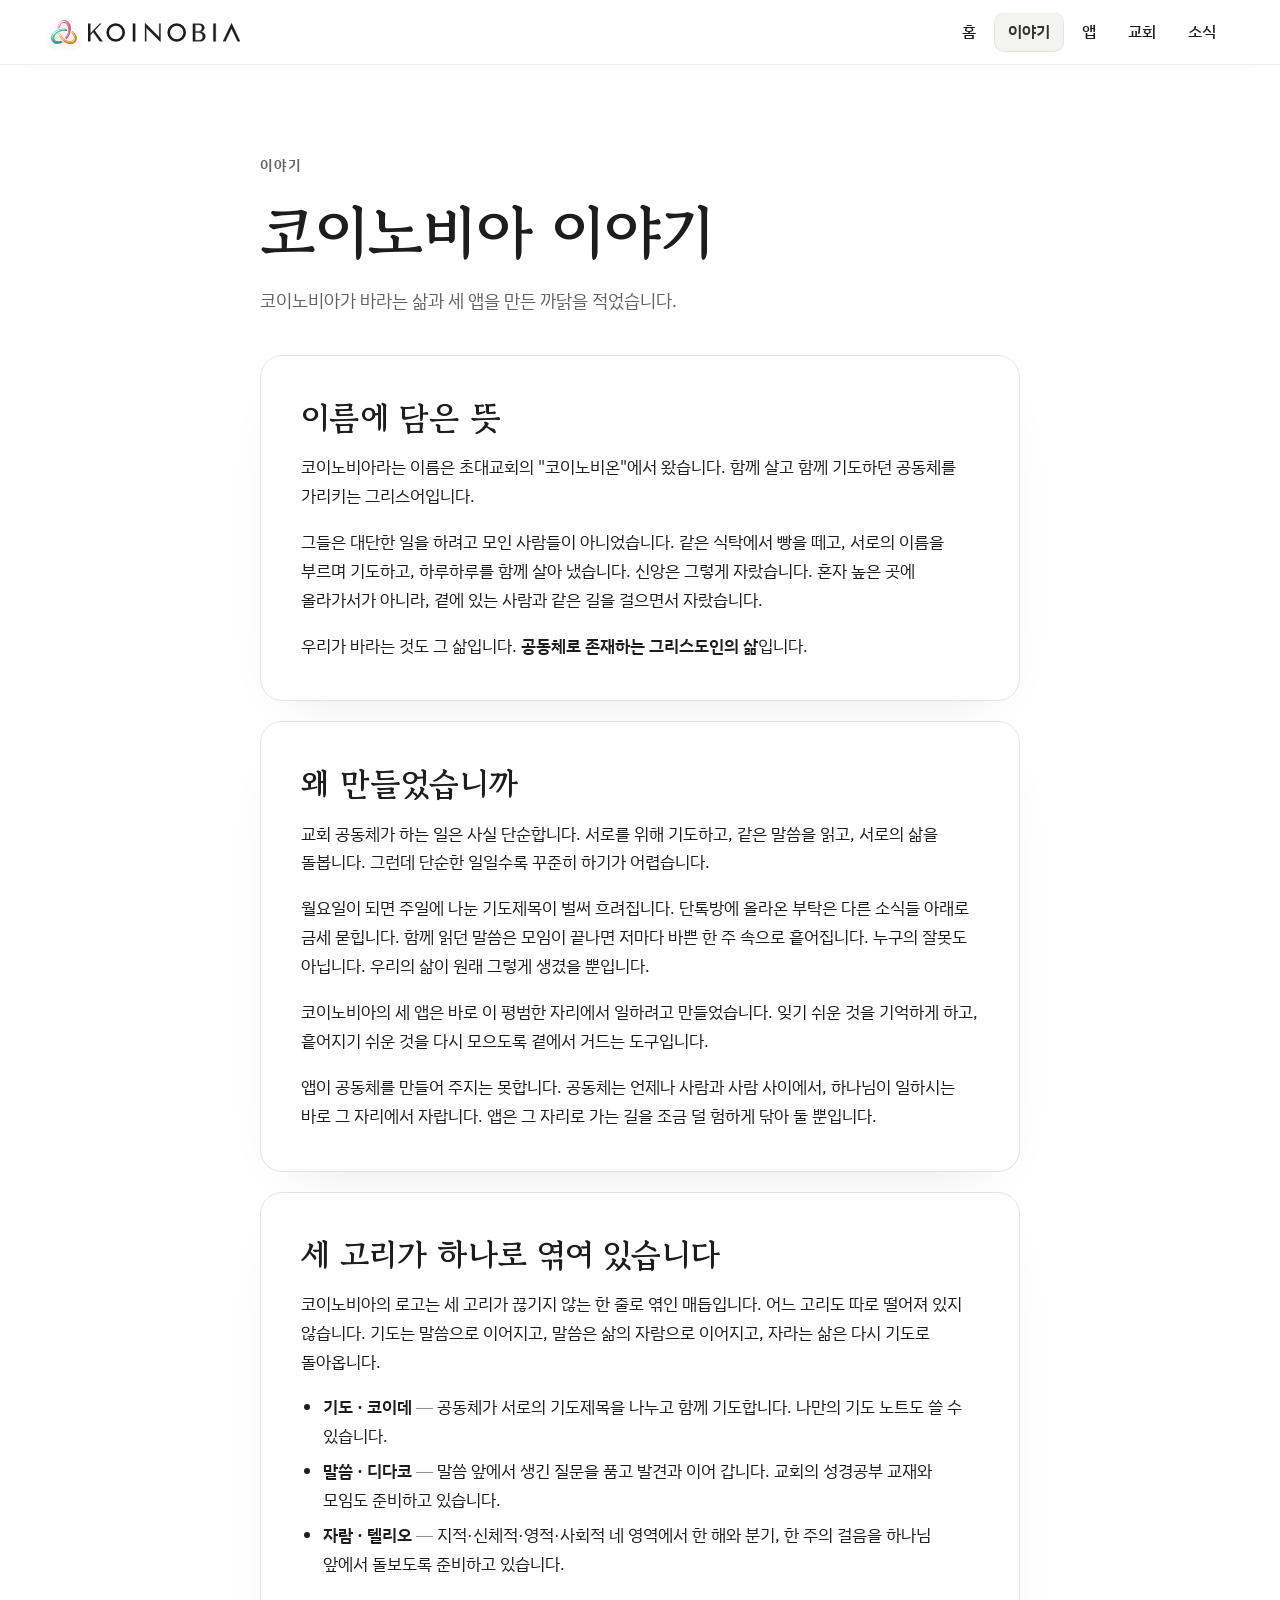
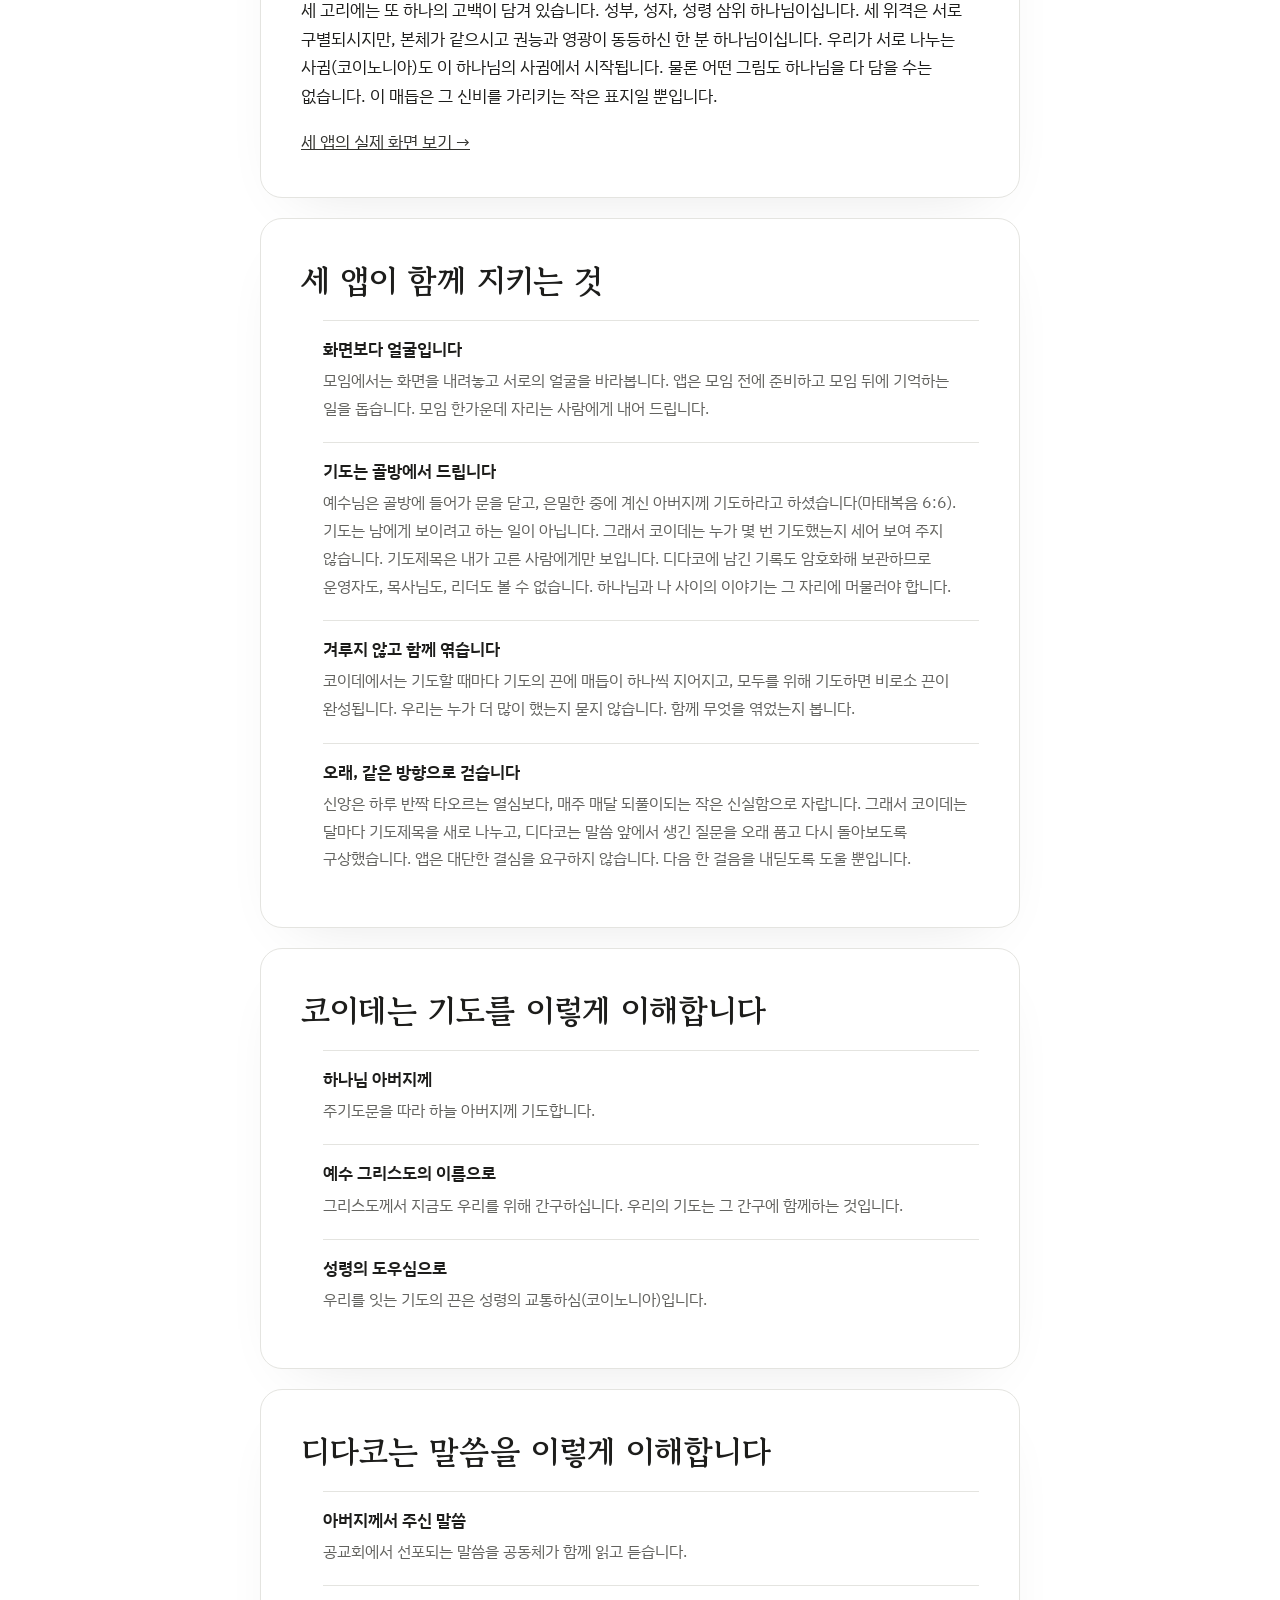
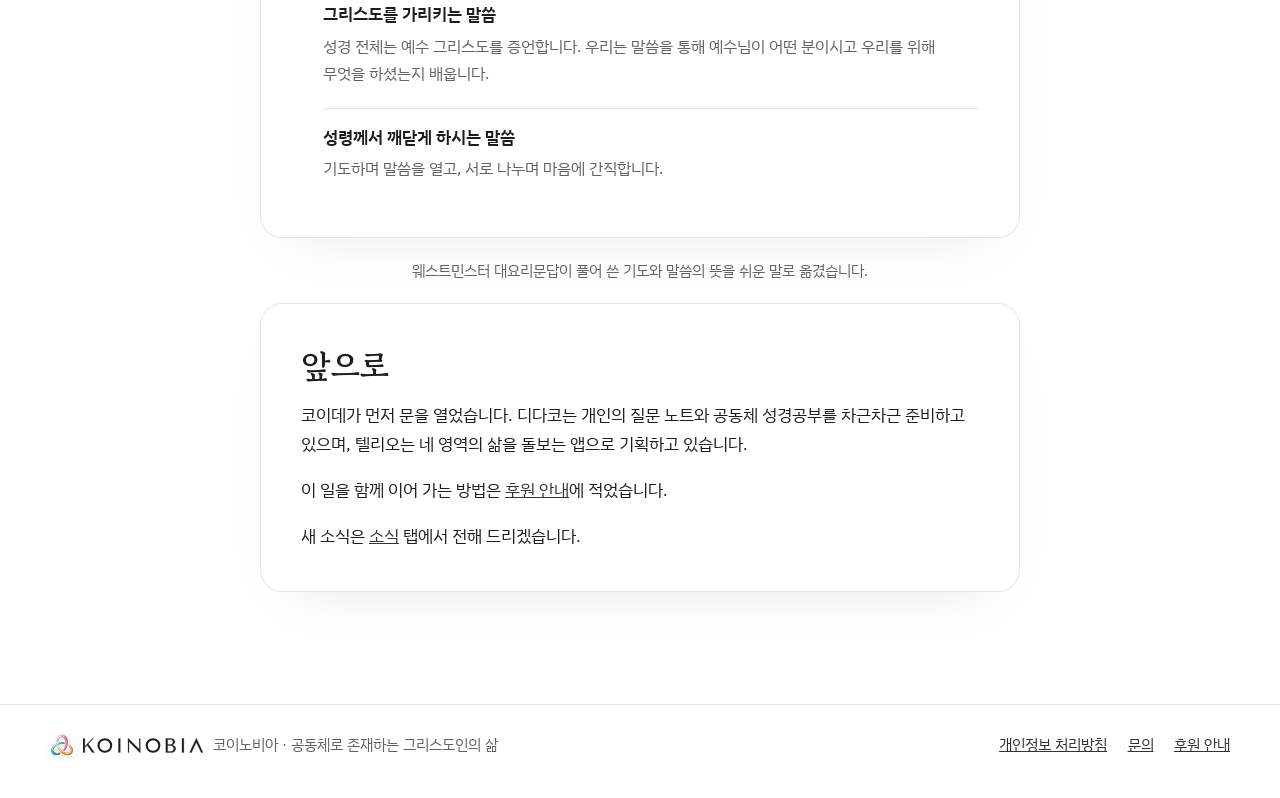
<file: about/index.html>
<!doctype html>
<html lang="ko">
<head>
<meta charset="utf-8">
<meta name="viewport" content="width=device-width, initial-scale=1, viewport-fit=cover">
<title>이야기 · 코이노비아</title>
<meta name="description" content="코이노비아가 바라는 삶과 세 앱을 만든 까닭을 적었습니다.">
<meta name="theme-color" content="#FFFFFF">
<meta property="og:type" content="website">
<meta property="og:title" content="이야기 · 코이노비아">
<meta property="og:description" content="코이노비아가 바라는 삶과 세 앱을 만든 까닭을 적었습니다.">
<meta property="og:image" content="https://koinobia.com/og.png">
<meta property="og:url" content="https://koinobia.com/about/">
<link rel="icon" href="/icons/favicon.svg" type="image/svg+xml">
<link rel="icon" href="/icons/favicon-32.png" type="image/png" sizes="32x32">
<link rel="preconnect" href="https://fonts.googleapis.com">
<link rel="preconnect" href="https://fonts.gstatic.com" crossorigin>
<link rel="stylesheet" href="https://fonts.googleapis.com/css2?family=Gowun+Batang:wght@700&family=IBM+Plex+Sans+KR:wght@400;500;600&display=swap">
<link rel="stylesheet" href="/page.css?v=20261123b">
<link rel="stylesheet" href="/tabs.css?v=20261123b">
</head>
<body data-tab="about">
<header class="nav gut">
  <div class="nav-in box">
    <a class="brand" href="/" id="brand" aria-label="코이노비아 홈"></a>
    <nav class="toplinks" id="toplinks" aria-label="메뉴"></nav>
  </div>
</header>

<main class="gut">
  <div class="narrow">
    <div class="head">
      <p class="eyebrow">이야기</p>
      <h1 class="title">코이노비아 이야기</h1>
      <p class="lead">코이노비아가 바라는 삶과 세 앱을 만든 까닭을 적었습니다.</p>
    </div>

    <!-- 이 페이지의 글은 모두 합쇼체(~습니다)로 씁니다. 고칠 때도 말투를 맞춰 주세요 -->
    <div class="body">
      <!-- ① 이름의 뜻 -->
      <section class="card prose">
        <h2 class="h2">이름에 담은 뜻</h2>
        <p>코이노비아라는 이름은 초대교회의 "코이노비온"에서 왔습니다. 함께 살고 함께 기도하던 공동체를 가리키는 그리스어입니다.</p>
        <p>그들은 대단한 일을 하려고 모인 사람들이 아니었습니다. 같은 식탁에서 빵을 떼고, 서로의 이름을 부르며 기도하고, 하루하루를 함께 살아 냈습니다. 신앙은 그렇게 자랐습니다. 혼자 높은 곳에 올라가서가 아니라, 곁에 있는 사람과 같은 길을 걸으면서 자랐습니다.</p>
        <p>우리가 바라는 것도 그 삶입니다. <b>공동체로 존재하는 그리스도인의 삶</b>입니다.</p>
      </section>

      <!-- ② 기획 의도 (초안입니다. 직접 고쳐 주세요) -->
      <section class="card prose">
        <h2 class="h2">왜 만들었습니까</h2>
        <p>교회 공동체가 하는 일은 사실 단순합니다. 서로를 위해 기도하고, 같은 말씀을 읽고, 서로의 삶을 돌봅니다. 그런데 단순한 일일수록 꾸준히 하기가 어렵습니다.</p>
        <p>월요일이 되면 주일에 나눈 기도제목이 벌써 흐려집니다. 단톡방에 올라온 부탁은 다른 소식들 아래로 금세 묻힙니다. 함께 읽던 말씀은 모임이 끝나면 저마다 바쁜 한 주 속으로 흩어집니다. 누구의 잘못도 아닙니다. 우리의 삶이 원래 그렇게 생겼을 뿐입니다.</p>
        <p>코이노비아의 세 앱은 바로 이 평범한 자리에서 일하려고 만들었습니다. 잊기 쉬운 것을 기억하게 하고, 흩어지기 쉬운 것을 다시 모으도록 곁에서 거드는 도구입니다.</p>
        <p>앱이 공동체를 만들어 주지는 못합니다. 공동체는 언제나 사람과 사람 사이에서, 하나님이 일하시는 바로 그 자리에서 자랍니다. 앱은 그 자리로 가는 길을 조금 덜 험하게 닦아 둘 뿐입니다.</p>
      </section>

      <!-- ③ 세 고리 -->
      <section class="card prose">
        <h2 class="h2">세 고리가 하나로 엮여 있습니다</h2>
        <p>코이노비아의 로고는 세 고리가 끊기지 않는 한 줄로 엮인 매듭입니다. 어느 고리도 따로 떨어져 있지 않습니다. 기도는 말씀으로 이어지고, 말씀은 삶의 자람으로 이어지고, 자라는 삶은 다시 기도로 돌아옵니다.</p>
        <ul>
          <li><b>기도 · 코이데</b> ─ 공동체가 서로의 기도제목을 나누고 함께 기도합니다. 나만의 기도 노트도 쓸 수 있습니다.</li>
          <li><b>말씀 · 디다코</b> ─ 말씀 앞에서 생긴 질문을 품고 발견과 이어 갑니다. 교회의 성경공부 교재와 모임도 준비하고 있습니다.</li>
          <li><b>자람 · 텔리오</b> ─ 지적·신체적·영적·사회적 네 영역에서 한 해와 분기, 한 주의 걸음을 하나님 앞에서 돌보도록 준비하고 있습니다.</li>
        </ul>
        <p>세 고리에는 또 하나의 고백이 담겨 있습니다. 성부, 성자, 성령 삼위 하나님이십니다. 세 위격은 서로 구별되시지만, 본체가 같으시고 권능과 영광이 동등하신 한 분 하나님이십니다. 우리가 서로 나누는 사귐(코이노니아)도 이 하나님의 사귐에서 시작됩니다. 물론 어떤 그림도 하나님을 다 담을 수는 없습니다. 이 매듭은 그 신비를 가리키는 작은 표지일 뿐입니다.</p>
        <p><a href="/apps/">세 앱의 실제 화면 보기 →</a></p>
      </section>

      <!-- ④ 세 앱이 함께 지키는 것(앱 철학) -->
      <section class="card prose">
        <h2 class="h2">세 앱이 함께 지키는 것</h2>
        <ul class="und-list">
          <li><b>화면보다 얼굴입니다</b><p>모임에서는 화면을 내려놓고 서로의 얼굴을 바라봅니다. 앱은 모임 전에 준비하고 모임 뒤에 기억하는 일을 돕습니다. 모임 한가운데 자리는 사람에게 내어 드립니다.</p></li>
          <li><b>기도는 골방에서 드립니다</b><p>예수님은 골방에 들어가 문을 닫고, 은밀한 중에 계신 아버지께 기도하라고 하셨습니다(마태복음 6:6). 기도는 남에게 보이려고 하는 일이 아닙니다. 그래서 코이데는 누가 몇 번 기도했는지 세어 보여 주지 않습니다. 기도제목은 내가 고른 사람에게만 보입니다. 디다코에 남긴 기록도 암호화해 보관하므로 운영자도, 목사님도, 리더도 볼 수 없습니다. 하나님과 나 사이의 이야기는 그 자리에 머물러야 합니다.</p></li>
          <li><b>겨루지 않고 함께 엮습니다</b><p>코이데에서는 기도할 때마다 기도의 끈에 매듭이 하나씩 지어지고, 모두를 위해 기도하면 비로소 끈이 완성됩니다. 우리는 누가 더 많이 했는지 묻지 않습니다. 함께 무엇을 엮었는지 봅니다.</p></li>
          <li><b>오래, 같은 방향으로 걷습니다</b><p>신앙은 하루 반짝 타오르는 열심보다, 매주 매달 되풀이되는 작은 신실함으로 자랍니다. 그래서 코이데는 달마다 기도제목을 새로 나누고, 디다코는 말씀 앞에서 생긴 질문을 오래 품고 다시 돌아보도록 구상했습니다. 앱은 대단한 결심을 요구하지 않습니다. 다음 한 걸음을 내딛도록 도울 뿐입니다.</p></li>
        </ul>
      </section>

      <!-- ⑤ 기도와 말씀 이해(홈의 "기도와 말씀" 구역과 같은 내용을 합쇼체로 옮겼습니다. 한쪽을 고치면 다른 쪽도 같이 고쳐 주세요) -->
      <section class="card prose">
        <h2 class="h2">코이데는 기도를 이렇게 이해합니다</h2>
        <ul class="und-list">
          <li><b>하나님 아버지께</b><p>주기도문을 따라 하늘 아버지께 기도합니다.</p></li>
          <li><b>예수 그리스도의 이름으로</b><p>그리스도께서 지금도 우리를 위해 간구하십니다. 우리의 기도는 그 간구에 함께하는 것입니다.</p></li>
          <li><b>성령의 도우심으로</b><p>우리를 잇는 기도의 끈은 성령의 교통하심(코이노니아)입니다.</p></li>
        </ul>
      </section>
      <section class="card prose">
        <h2 class="h2">디다코는 말씀을 이렇게 이해합니다</h2>
        <ul class="und-list">
          <li><b>아버지께서 주신 말씀</b><p>공교회에서 선포되는 말씀을 공동체가 함께 읽고 듣습니다.</p></li>
          <li><b>그리스도를 가리키는 말씀</b><p>성경 전체는 예수 그리스도를 증언합니다. 우리는 말씀을 통해 예수님이 어떤 분이시고 우리를 위해 무엇을 하셨는지 배웁니다.</p></li>
          <li><b>성령께서 깨닫게 하시는 말씀</b><p>기도하며 말씀을 열고, 서로 나누며 마음에 간직합니다.</p></li>
        </ul>
      </section>
      <p class="muted" style="text-align:center;font-size:.88rem">웨스트민스터 대요리문답이 풀어 쓴 기도와 말씀의 뜻을 쉬운 말로 옮겼습니다.</p>

      <!-- ⑥ 앞으로 -->
      <section class="card prose">
        <h2 class="h2">앞으로</h2>
        <p>코이데가 먼저 문을 열었습니다. 디다코는 개인의 질문 노트와 공동체 성경공부를 차근차근 준비하고 있으며, 텔리오는 네 영역의 삶을 돌보는 앱으로 기획하고 있습니다.</p>
        <p>이 일을 함께 이어 가는 방법은 <a href="/support/">후원 안내</a>에 적었습니다.</p>
        <p>새 소식은 <a href="/news/">소식</a> 탭에서 전해 드리겠습니다.</p>
      </section>
    </div>
  </div>
</main>

<footer class="foot gut">
  <div class="foot-in box">
    <span class="foot-brand" id="footBrand"></span>
    <span class="foot-links" id="foot"></span>
  </div>
</footer>
<script src="/site.js?v=20261127"></script>
<script src="/tabs.js?v=20261124b"></script>
</body>
</html>
</file>
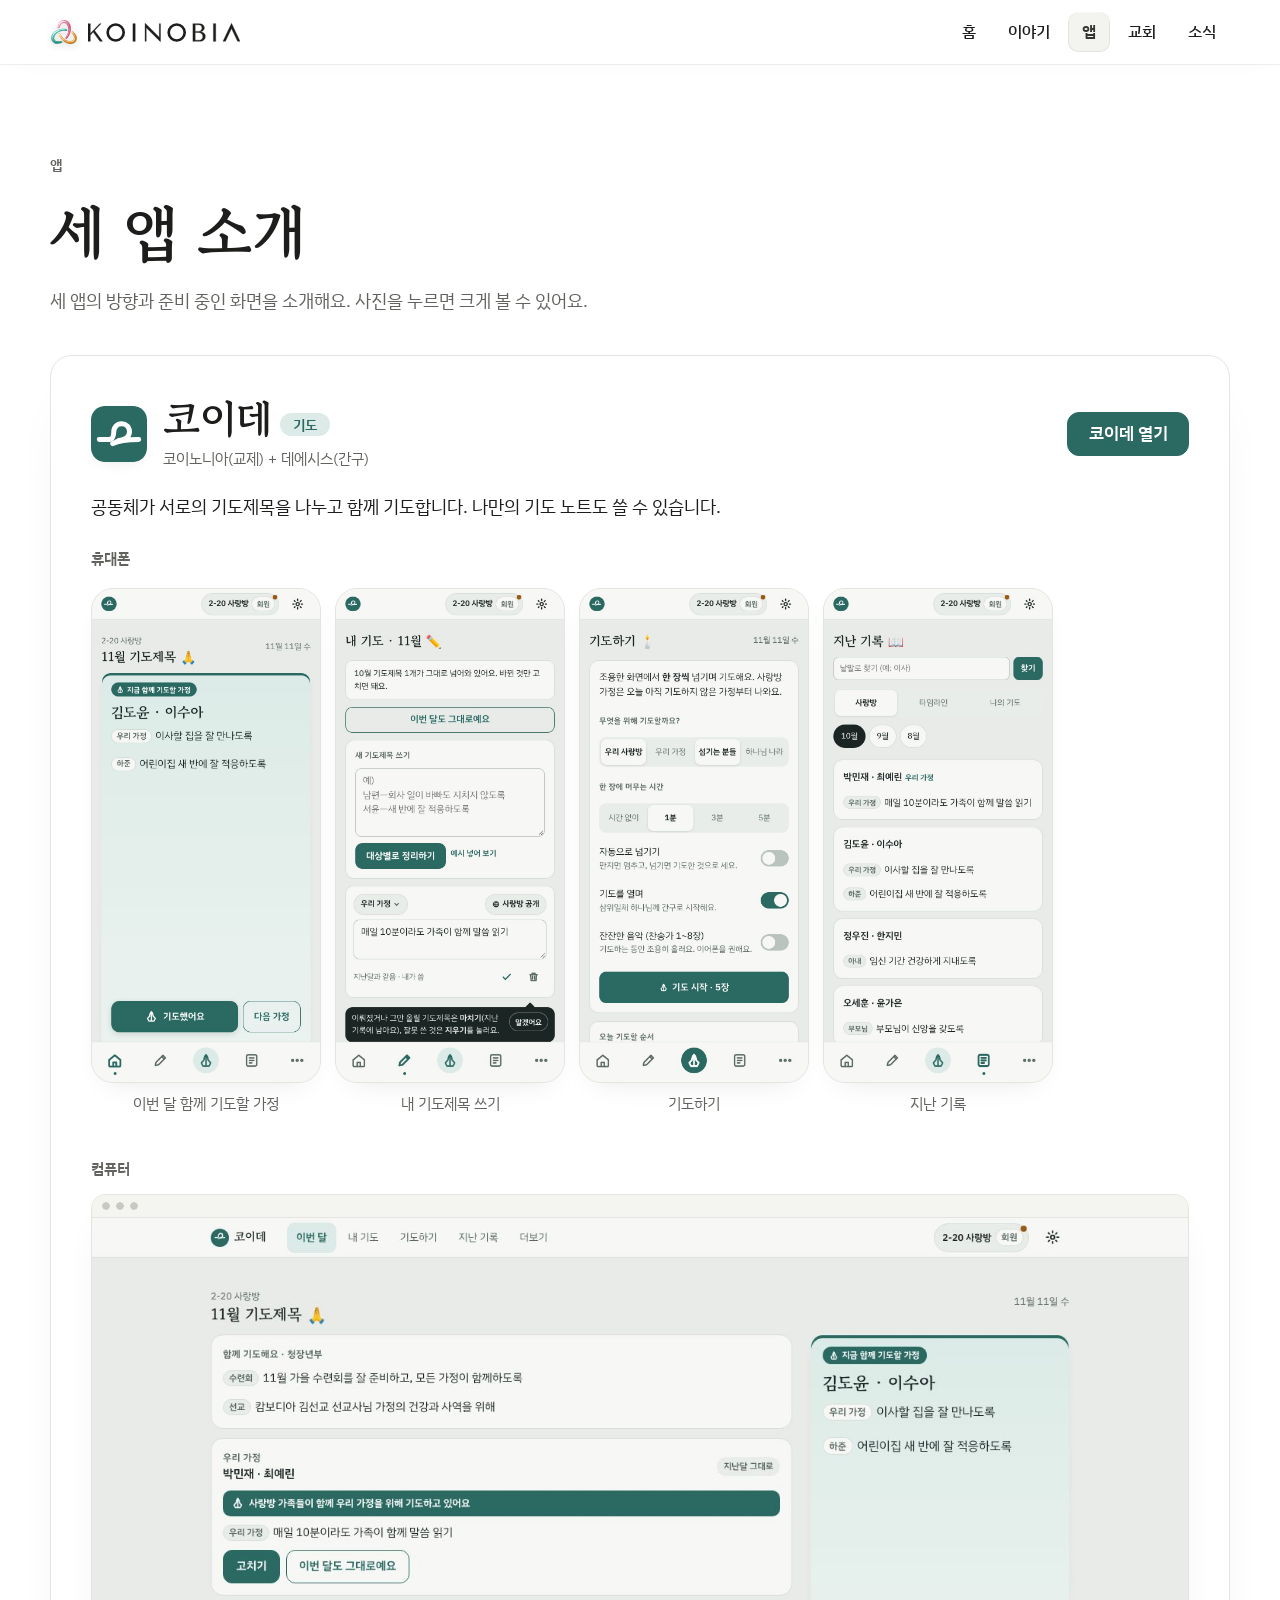
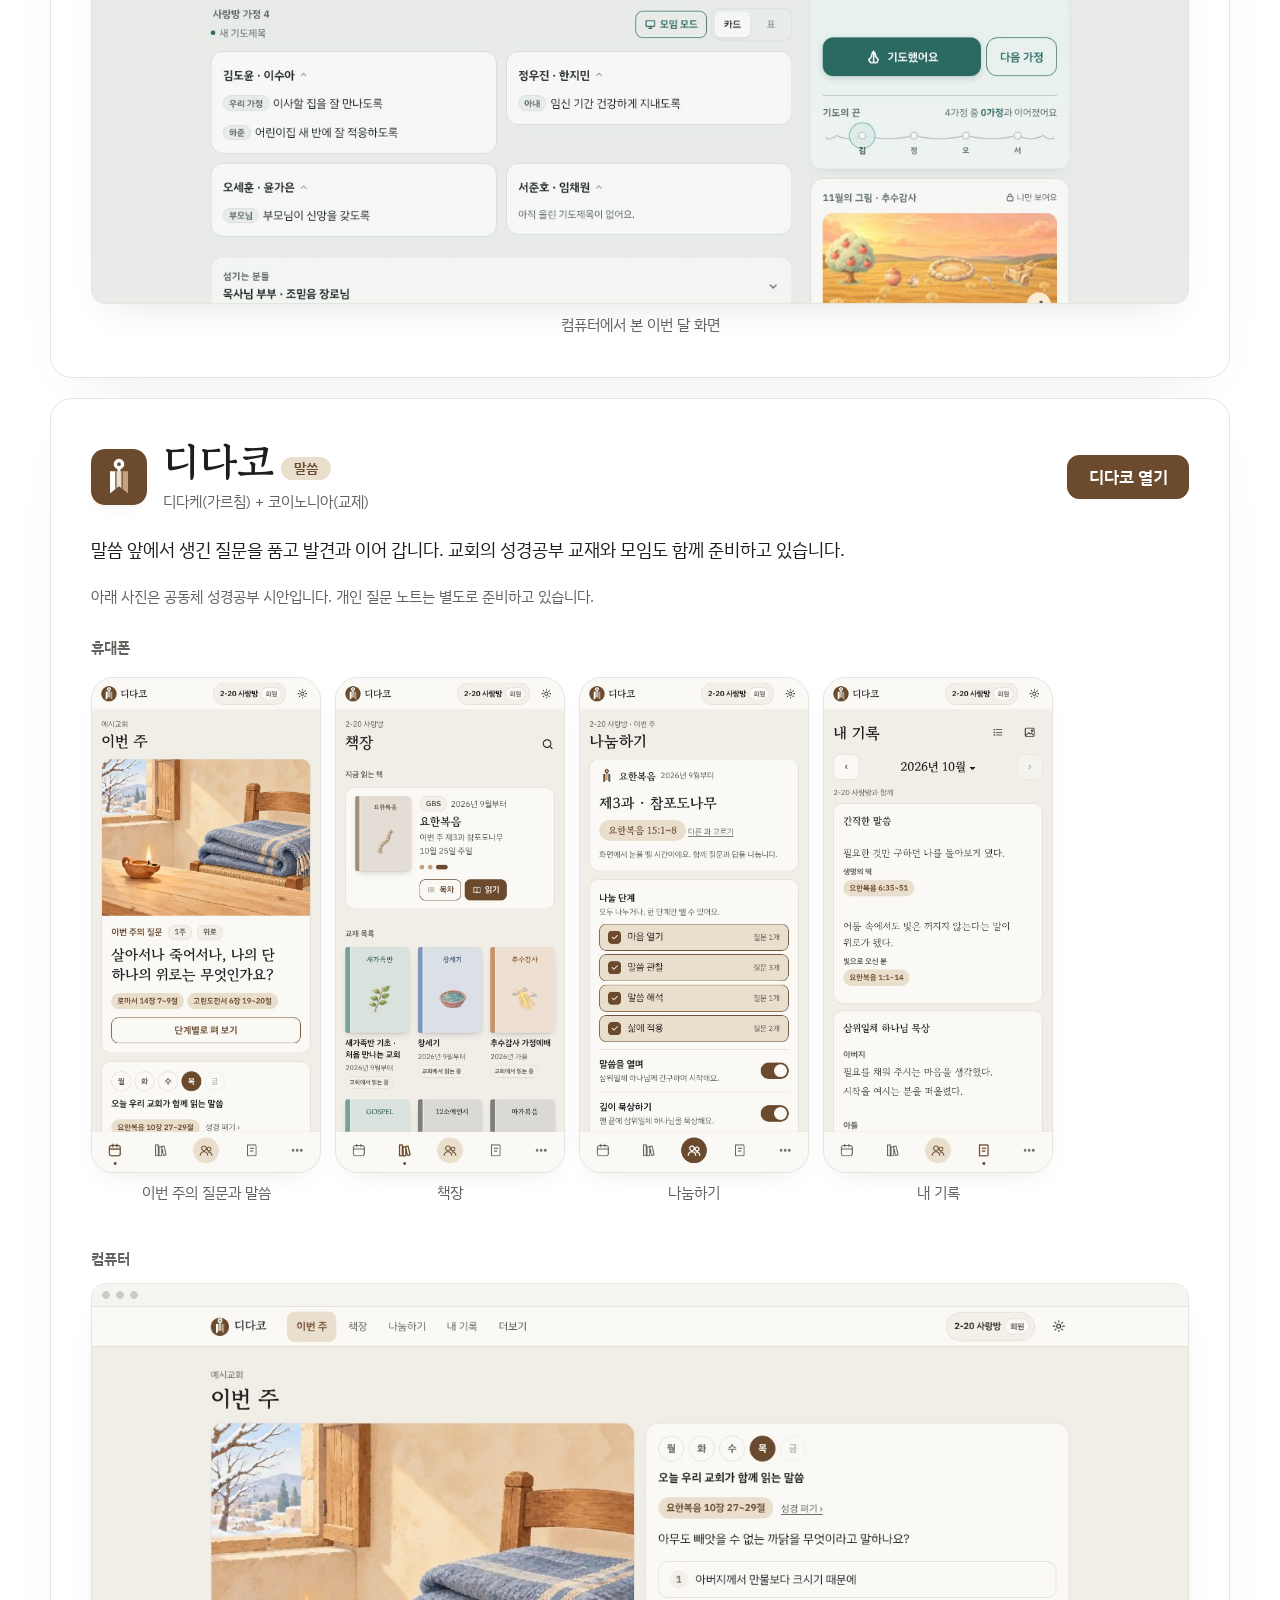
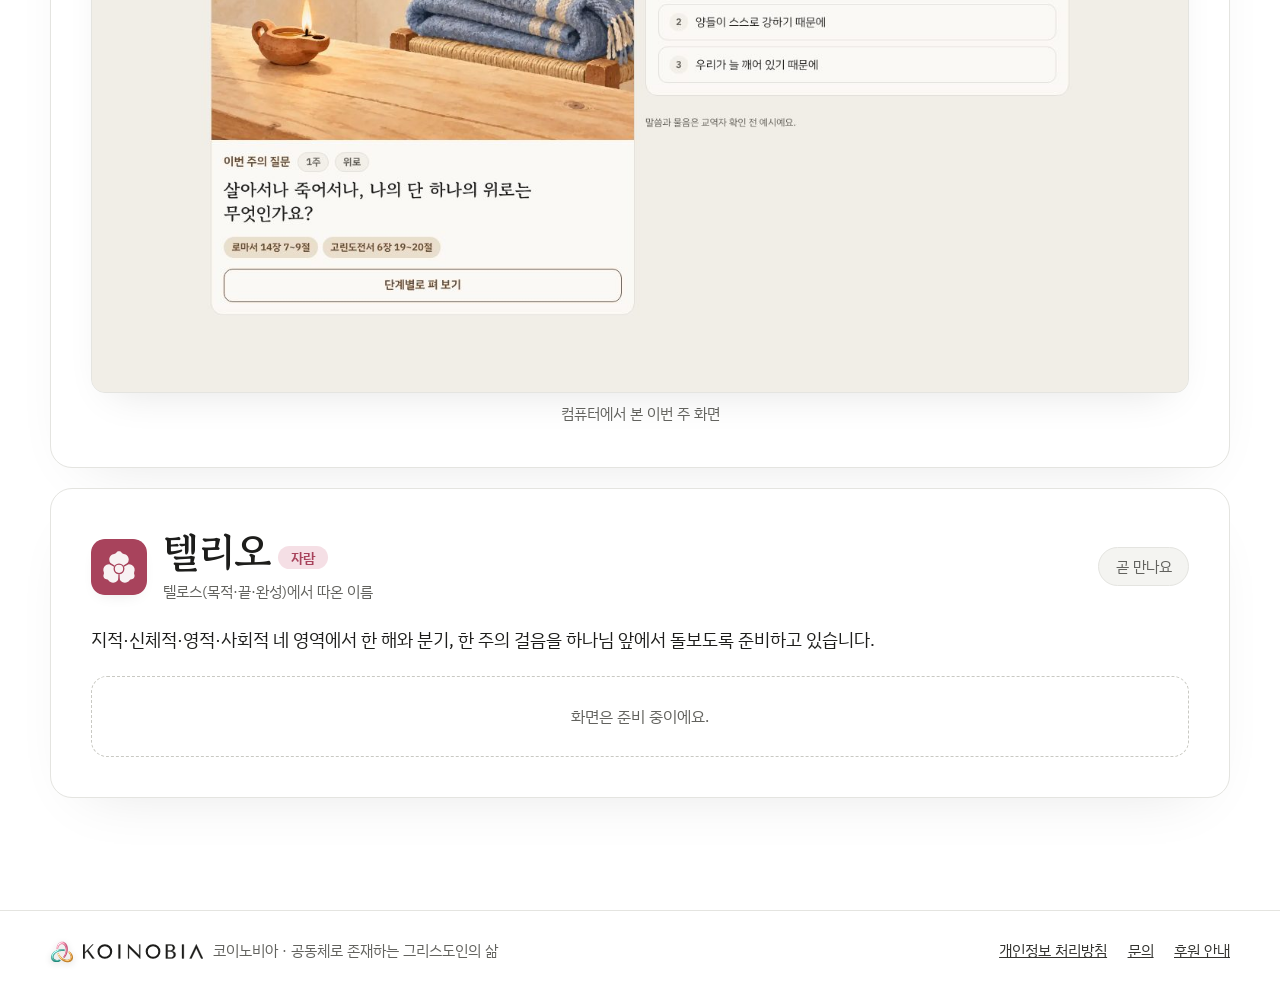
<file: apps/index.html>
<!doctype html>
<html lang="ko">
<head>
<meta charset="utf-8">
<meta name="viewport" content="width=device-width, initial-scale=1, viewport-fit=cover">
<title>앱 · 코이노비아</title>
<meta name="description" content="코이데, 디다코, 텔리오 세 앱을 실제 화면과 함께 소개해요.">
<meta name="theme-color" content="#FFFFFF">
<meta property="og:type" content="website">
<meta property="og:title" content="앱 · 코이노비아">
<meta property="og:description" content="코이데, 디다코, 텔리오 세 앱을 실제 화면과 함께 소개해요.">
<meta property="og:image" content="https://koinobia.com/og.png">
<meta property="og:url" content="https://koinobia.com/apps/">
<link rel="icon" href="/icons/favicon.svg" type="image/svg+xml">
<link rel="icon" href="/icons/favicon-32.png" type="image/png" sizes="32x32">
<link rel="preconnect" href="https://fonts.googleapis.com">
<link rel="preconnect" href="https://fonts.gstatic.com" crossorigin>
<link rel="stylesheet" href="https://fonts.googleapis.com/css2?family=Gowun+Batang:wght@700&family=IBM+Plex+Sans+KR:wght@400;500;600&display=swap">
<link rel="stylesheet" href="/page.css?v=20261123b">
<link rel="stylesheet" href="/tabs.css?v=20261123b">
</head>
<body data-tab="apps">
<header class="nav gut">
  <div class="nav-in box">
    <a class="brand" href="/" id="brand" aria-label="코이노비아 홈"></a>
    <nav class="toplinks" id="toplinks" aria-label="메뉴"></nav>
  </div>
</header>

<main class="gut">
  <div class="box">
    <div class="head narrow" style="margin:0">
      <p class="eyebrow">앱</p>
      <h1 class="title">세 앱 소개</h1>
      <p class="lead">세 앱의 방향과 준비 중인 화면을 소개해요. 사진을 누르면 크게 볼 수 있어요.</p>
    </div>
    <!-- 앱 카드는 site.js의 apps(이름·설명·열기 주소·screens 사진)에서 가져와 채워요 -->
    <div class="body" id="list"></div>
  </div>
</main>

<footer class="foot gut">
  <div class="foot-in box">
    <span class="foot-brand" id="footBrand"></span>
    <span class="foot-links" id="foot"></span>
  </div>
</footer>
<script src="/site.js?v=20261127"></script>
<script src="/tabs.js?v=20261124b"></script>
<script>
(function () {
  var C = window.KOINOBIA || {}, APPS = C.apps || [];
  function esc(s) { return String(s).replace(/[&<>"]/g, function (c) { return { '&': '&amp;', '<': '&lt;', '>': '&gt;', '"': '&quot;' }[c]; }); }
  // 앱 아이콘: 대문과 같은 각 앱의 진짜 아이콘(icons/app-*.svg). 코이데(매듭)·디다코(세 겹 책갈피)·텔리오(세 잎 꽃)
  var ICON = { koide: '/icons/app-koide.svg', didako: '/icons/app-didako.svg', telio: '/icons/app-telio.svg' };
  function img(src) { return '/' + String(src).replace(/^\//, ''); }
  document.getElementById('list').innerHTML = APPS.map(function (a) {
    var s = a.screens || {}, phone = s.phone || [], pc = s.pc || [];
    var act = a.url ? '<a class="btn" href="' + esc(a.url) + '">' + esc(a.name) + ' 열기</a>' : '<span class="soon">곧 만나요</span>';
    var html = '<section class="card" id="' + esc(a.id) + '">' +
      '<div class="app-top"><span class="app-ic">' + (ICON[a.id] ? '<img src="' + ICON[a.id] + '" alt="">' : '') + '</span>' +
      '<div><h2 class="app-name">' + esc(a.name) + '<span class="pill">' + esc(a.tag) + '</span></h2><p class="greek">' + esc(a.greek) + '</p></div>' +
      '<div class="app-act">' + act + '</div></div>' +
      '<p class="desc">' + esc(a.desc) + '</p>';
    if (phone.length) {
      if (a.id === 'didako') html += '<p class="muted app-screen-note">아래 사진은 공동체 성경공부 시안입니다. 개인 질문 노트는 별도로 준비하고 있습니다.</p>';
      html += '<p class="shots-label">휴대폰</p><div class="shots">' + phone.map(function (p) {
        return '<figure class="shot"><a href="' + esc(img(p[0])) + '" target="_blank" rel="noopener"><img src="' + esc(img(p[0])) +
          '" alt="' + esc(a.name + ' 화면: ' + (p[1] || '')) + '" loading="lazy" width="390" height="844"></a><figcaption>' + esc(p[1] || '') + '</figcaption></figure>';
      }).join('') + '</div>';
    }
    if (pc.length) {
      html += '<p class="shots-label">컴퓨터</p>' + pc.map(function (p) {
        return '<figure class="pc"><a href="' + esc(img(p[0])) + '" target="_blank" rel="noopener"><img src="' + esc(img(p[0])) +
          '" alt="' + esc(a.name + ' 화면: ' + (p[1] || '')) + '" loading="lazy" width="1440" height="900"></a><figcaption>' + esc(p[1] || '') + '</figcaption></figure>';
      }).join('');
    }
    if (!phone.length && !pc.length) html += '<p class="noshot">화면은 준비 중이에요.</p>';
    return html + '</section>';
  }).join('');
  // 주소 끝에 #koide처럼 붙어서 들어왔으면 그 앱으로 내려가요(카드를 다 그린 다음이라 여기서 해요)
  if (location.hash) { var t = document.getElementById(location.hash.slice(1)); if (t) t.scrollIntoView(); }
})();
</script>
</body>
</html>
</file>
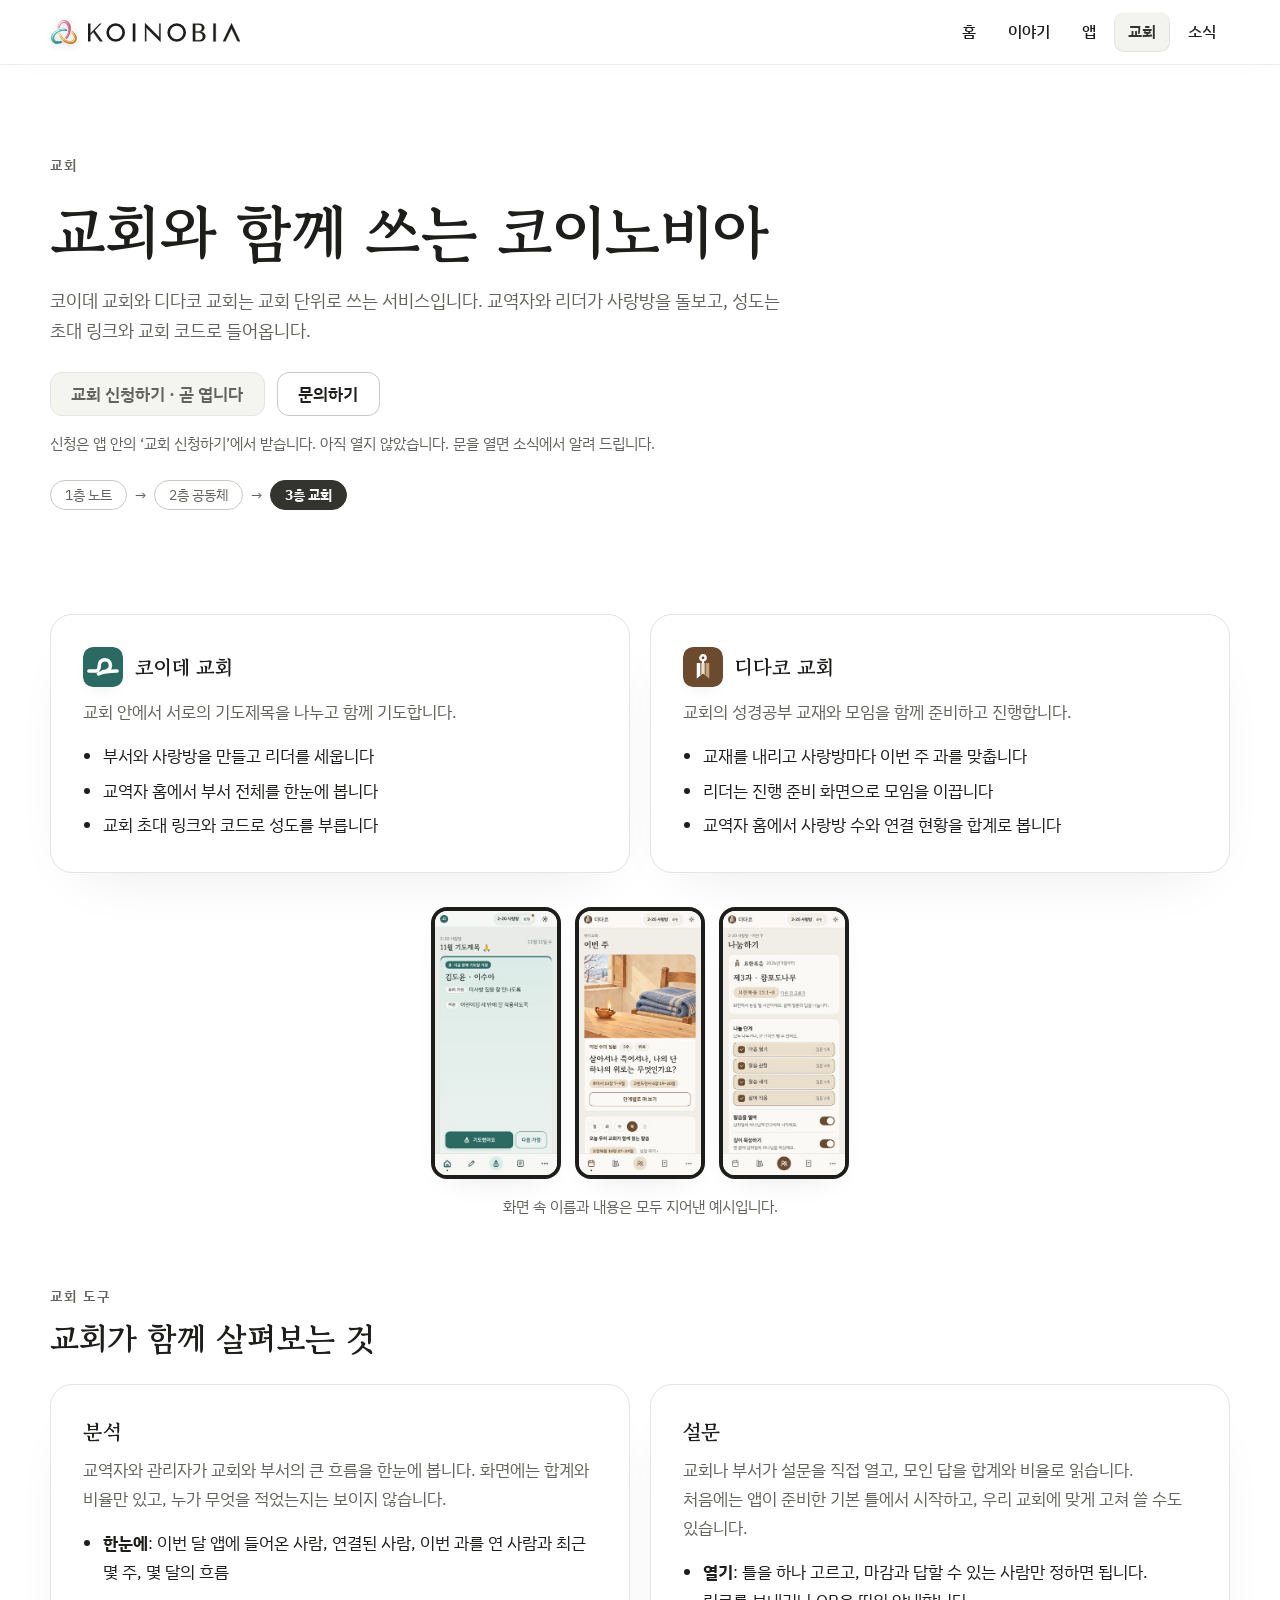
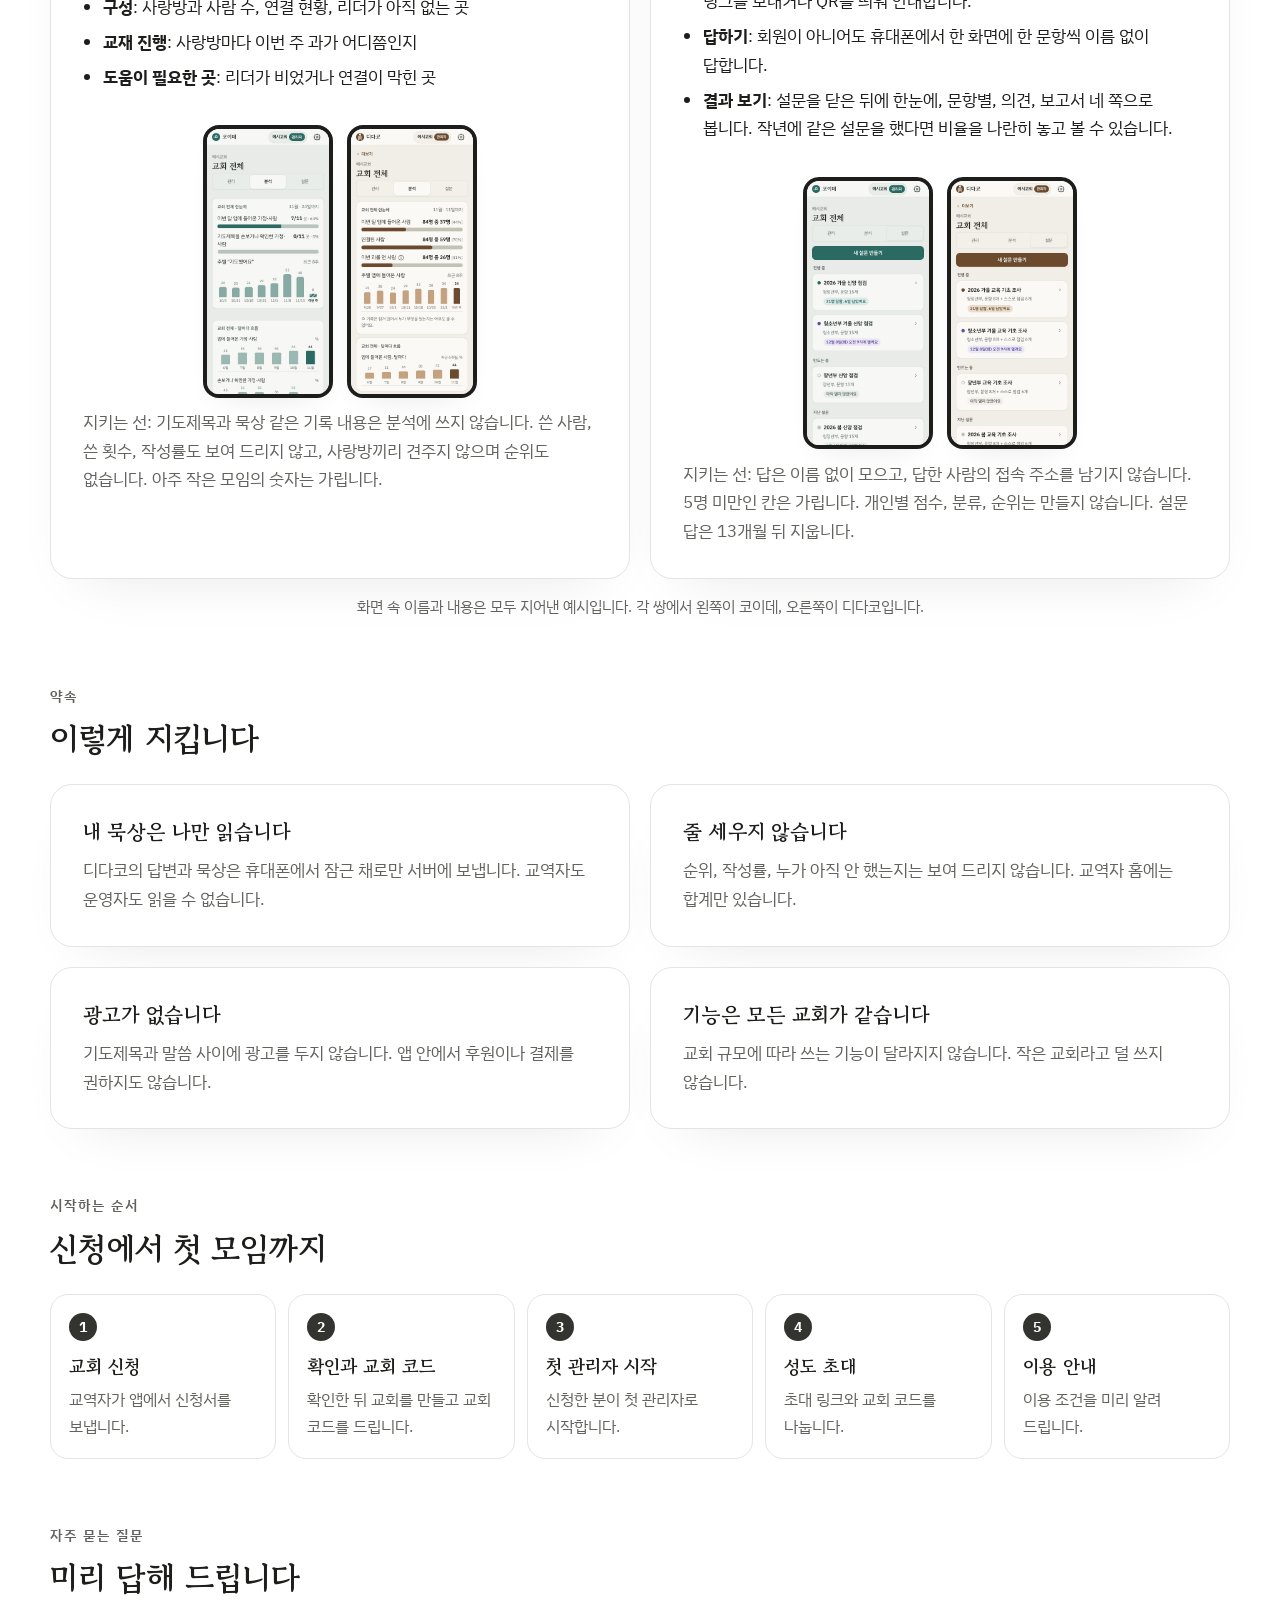
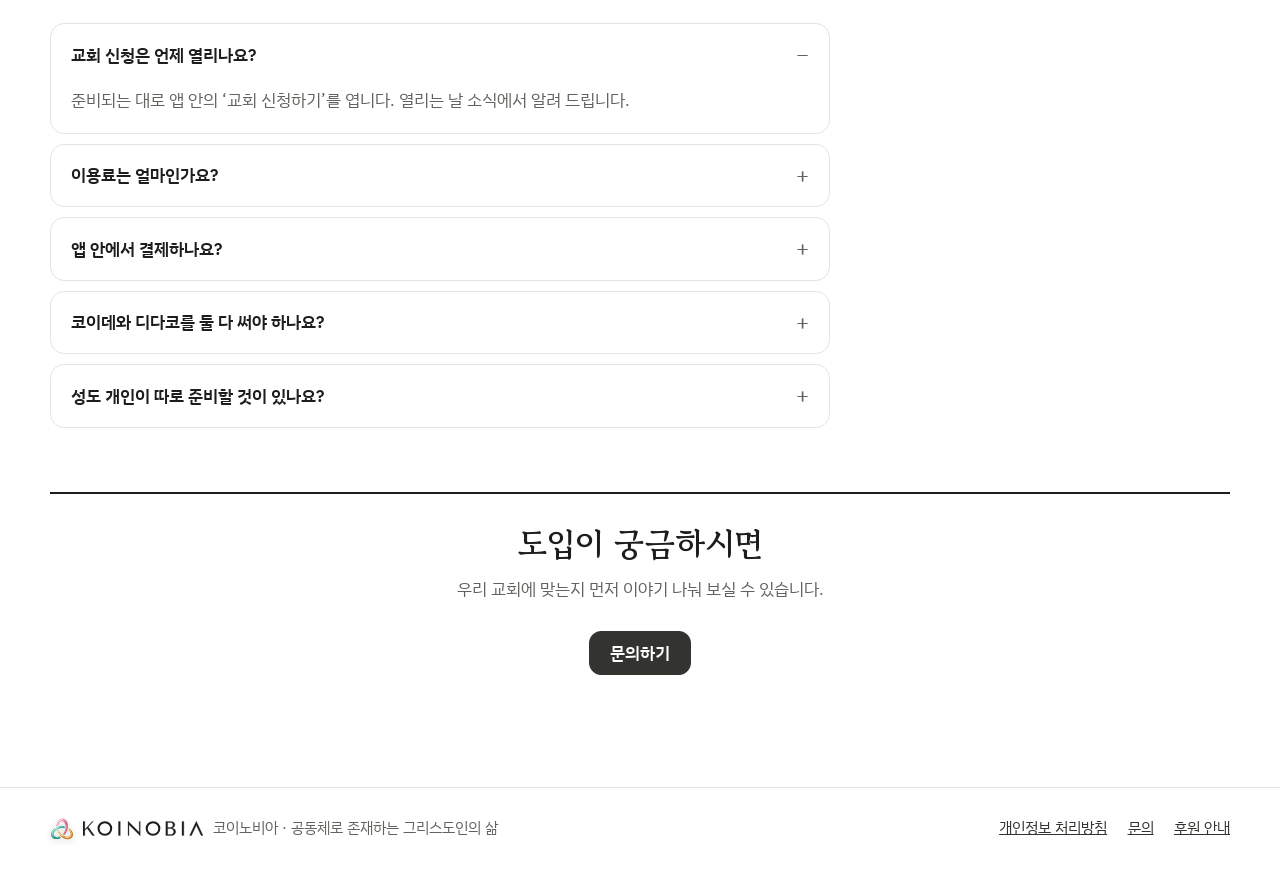
<file: church/index.html>
<!doctype html>
<html lang="ko">
<head>
<meta charset="utf-8">
<meta name="viewport" content="width=device-width, initial-scale=1, viewport-fit=cover">
<title>교회 · 코이노비아</title>
<meta name="description" content="코이데 교회와 디다코 교회를 소개해요. 교회 단위로 기도제목과 성경공부를 함께 쓰는 방법과 지키는 약속, 시작하는 순서를 안내해요.">
<meta name="theme-color" content="#FFFFFF">
<meta property="og:type" content="website">
<meta property="og:title" content="교회 · 코이노비아">
<meta property="og:description" content="코이데 교회와 디다코 교회를 소개해요. 교회 단위로 기도제목과 성경공부를 함께 쓰는 방법과 지키는 약속, 시작하는 순서를 안내해요.">
<meta property="og:image" content="https://koinobia.com/og.png">
<meta property="og:url" content="https://koinobia.com/church/">
<link rel="icon" href="/icons/favicon.svg" type="image/svg+xml">
<link rel="icon" href="/icons/favicon-32.png" type="image/png" sizes="32x32">
<link rel="preconnect" href="https://fonts.googleapis.com">
<link rel="preconnect" href="https://fonts.gstatic.com" crossorigin>
<link rel="stylesheet" href="https://fonts.googleapis.com/css2?family=Gowun+Batang:wght@700&family=IBM+Plex+Sans+KR:wght@400;500;600&display=swap">
<link rel="stylesheet" href="/page.css?v=20261123b">
<link rel="stylesheet" href="/tabs.css?v=20261123b">
</head>
<body data-tab="church">
<header class="nav gut">
  <div class="nav-in box">
    <a class="brand" href="/" id="brand" aria-label="코이노비아 홈"></a>
    <nav class="toplinks" id="toplinks" aria-label="메뉴"></nav>
  </div>
</header>

<main class="gut">
  <div class="box">
    <!-- 이 페이지의 글은 합쇼체(~습니다)로 씁니다. 요금표와 무료 기간은 정해지기 전이라 쓰지 않습니다(정해지면 아래 "이용료는 얼마인가요?" 답과 함께 고쳐요) -->
    <div class="head narrow" style="margin:0">
      <p class="eyebrow">교회</p>
      <h1 class="title">교회와 함께 쓰는 코이노비아</h1>
      <p class="lead">코이데 교회와 디다코 교회는 교회 단위로 쓰는 서비스입니다. 교역자와 리더가 사랑방을 돌보고, 성도는 초대 링크와 교회 코드로 들어옵니다.</p>
      <div class="row">
        <span class="btn" aria-disabled="true">교회 신청하기 · 곧 엽니다</span>
        <a class="btn btn-ghost" href="#" data-contact>문의하기</a>
      </div>
      <p class="small-note">신청은 앱 안의 ‘교회 신청하기’에서 받습니다. 아직 열지 않았습니다. 문을 열면 소식에서 알려 드립니다.</p>
      <div class="layerbar" aria-label="세 층"><span>1층 노트</span><i>→</i><span>2층 공동체</span><i>→</i><span class="here">3층 교회</span></div>
    </div>

    <div class="body">
      <section class="church-sec" aria-label="두 앱의 교회">
        <div class="two who">
          <article class="card" id="koide-church"><h3><img src="/icons/app-koide.svg" alt="">코이데 교회</h3>
            <p>교회 안에서 서로의 기도제목을 나누고 함께 기도합니다.</p>
            <ul><li>부서와 사랑방을 만들고 리더를 세웁니다</li><li>교역자 홈에서 부서 전체를 한눈에 봅니다</li><li>교회 초대 링크와 코드로 성도를 부릅니다</li></ul></article>
          <article class="card" id="didako-church"><h3><img src="/icons/app-didako.svg" alt="">디다코 교회</h3>
            <p>교회의 성경공부 교재와 모임을 함께 준비하고 진행합니다.</p>
            <ul><li>교재를 내리고 사랑방마다 이번 주 과를 맞춥니다</li><li>리더는 진행 준비 화면으로 모임을 이끕니다</li><li>교역자 홈에서 사랑방 수와 연결 현황을 합계로 봅니다</li></ul></article>
        </div>
        <div class="phones"><img src="/screens/church-koide.jpg" alt="코이데 화면 예시" width="300" height="649" loading="lazy"><img src="/screens/church-didako-1.jpg" alt="디다코 화면 예시" width="300" height="649" loading="lazy"><img src="/screens/church-didako-2.jpg" alt="디다코 교회 화면 예시" width="300" height="649" loading="lazy"></div>
        <p class="small-note" style="text-align:center">화면 속 이름과 내용은 모두 지어낸 예시입니다.</p>
      </section>

      <section class="church-sec" aria-labelledby="tools-t">
        <p class="eyebrow">교회 도구</p>
        <h2 class="h2" id="tools-t">교회가 함께 살펴보는 것</h2>
        <div class="two who">
          <article class="card" id="analysis"><h3>분석</h3>
            <p>교역자와 관리자가 교회와 부서의 큰 흐름을 한눈에 봅니다. 화면에는 합계와 비율만 있고, 누가 무엇을 적었는지는 보이지 않습니다.</p>
            <ul><li><b>한눈에</b>: 이번 달 앱에 들어온 사람, 연결된 사람, 이번 과를 연 사람과 최근 몇 주, 몇 달의 흐름</li><li><b>구성</b>: 사랑방과 사람 수, 연결 현황, 리더가 아직 없는 곳</li><li><b>교재 진행</b>: 사랑방마다 이번 주 과가 어디쯤인지</li><li><b>도움이 필요한 곳</b>: 리더가 비었거나 연결이 막힌 곳</li></ul>
            <div class="phones"><img src="/screens/insights/koide-analysis.jpg" alt="코이데 교회 전체 분석 화면 예시" width="300" height="649" loading="lazy"><img src="/screens/insights/didako-analysis.jpg" alt="디다코 교회 전체 분석 화면 예시" width="300" height="649" loading="lazy"></div>
            <p>지키는 선: 기도제목과 묵상 같은 기록 내용은 분석에 쓰지 않습니다. 쓴 사람, 쓴 횟수, 작성률도 보여 드리지 않고, 사랑방끼리 견주지 않으며 순위도 없습니다. 아주 작은 모임의 숫자는 가립니다.</p></article>
          <article class="card" id="survey"><h3>설문</h3>
            <p>교회나 부서가 설문을 직접 열고, 모인 답을 합계와 비율로 읽습니다. 처음에는 앱이 준비한 기본 틀에서 시작하고, 우리 교회에 맞게 고쳐 쓸 수도 있습니다.</p>
            <ul><li><b>열기</b>: 틀을 하나 고르고, 마감과 답할 수 있는 사람만 정하면 됩니다. 링크를 보내거나 QR을 띄워 안내합니다.</li><li><b>답하기</b>: 회원이 아니어도 휴대폰에서 한 화면에 한 문항씩 이름 없이 답합니다.</li><li><b>결과 보기</b>: 설문을 닫은 뒤에 한눈에, 문항별, 의견, 보고서 네 쪽으로 봅니다. 작년에 같은 설문을 했다면 비율을 나란히 놓고 볼 수 있습니다.</li></ul>
            <div class="phones"><img src="/screens/insights/koide-survey.jpg" alt="코이데 교회 설문 목록 화면 예시" width="300" height="649" loading="lazy"><img src="/screens/insights/didako-survey.jpg" alt="디다코 교회 설문 목록 화면 예시" width="300" height="649" loading="lazy"></div>
            <p>지키는 선: 답은 이름 없이 모으고, 답한 사람의 접속 주소를 남기지 않습니다. 5명 미만인 칸은 가립니다. 개인별 점수, 분류, 순위는 만들지 않습니다. 설문 답은 13개월 뒤 지웁니다.</p></article>
        </div>
        <p class="small-note" style="text-align:center">화면 속 이름과 내용은 모두 지어낸 예시입니다. 각 쌍에서 왼쪽이 코이데, 오른쪽이 디다코입니다.</p>
      </section>

      <section class="church-sec" aria-labelledby="keep-t">
        <p class="eyebrow">약속</p>
        <h2 class="h2" id="keep-t">이렇게 지킵니다</h2>
        <div class="keep">
          <div class="card"><h3>내 묵상은 나만 읽습니다</h3><p>디다코의 답변과 묵상은 휴대폰에서 잠근 채로만 서버에 보냅니다. 교역자도 운영자도 읽을 수 없습니다.</p></div>
          <div class="card"><h3>줄 세우지 않습니다</h3><p>순위, 작성률, 누가 아직 안 했는지는 보여 드리지 않습니다. 교역자 홈에는 합계만 있습니다.</p></div>
          <div class="card"><h3>광고가 없습니다</h3><p>기도제목과 말씀 사이에 광고를 두지 않습니다. 앱 안에서 후원이나 결제를 권하지도 않습니다.</p></div>
          <div class="card"><h3>기능은 모든 교회가 같습니다</h3><p>교회 규모에 따라 쓰는 기능이 달라지지 않습니다. 작은 교회라고 덜 쓰지 않습니다.</p></div>
        </div>
      </section>

      <section class="church-sec" aria-labelledby="steps-t">
        <p class="eyebrow">시작하는 순서</p>
        <h2 class="h2" id="steps-t">신청에서 첫 모임까지</h2>
        <ol class="steps5">
          <li><b>교회 신청</b>교역자가 앱에서 신청서를 보냅니다.</li>
          <li><b>확인과 교회 코드</b>확인한 뒤 교회를 만들고 교회 코드를 드립니다.</li>
          <li><b>첫 관리자 시작</b>신청한 분이 첫 관리자로 시작합니다.</li>
          <li><b>성도 초대</b>초대 링크와 교회 코드를 나눕니다.</li>
          <li><b>이용 안내</b>이용 조건을 미리 알려 드립니다.</li>
        </ol>
      </section>

      <section class="church-sec" aria-labelledby="faq-t">
        <p class="eyebrow">자주 묻는 질문</p>
        <h2 class="h2" id="faq-t">미리 답해 드립니다</h2>
        <div class="faq">
          <details open><summary>교회 신청은 언제 열리나요?</summary><p>준비되는 대로 앱 안의 ‘교회 신청하기’를 엽니다. 열리는 날 소식에서 알려 드립니다.</p></details>
          <details><summary>이용료는 얼마인가요?</summary><p>지금 정하고 있습니다. 정해지면 이 쪽과 소식에서 먼저 알려 드립니다.</p></details>
          <details><summary>앱 안에서 결제하나요?</summary><p>아니요. 앱 안에는 결제 버튼을 두지 않습니다.</p></details>
          <details><summary>코이데와 디다코를 둘 다 써야 하나요?</summary><p>하나만 쓰셔도 됩니다. 교회 하나로 두 앱을 모두 쓸 수도 있습니다.</p></details>
          <details><summary>성도 개인이 따로 준비할 것이 있나요?</summary><p>초대 링크와 교회 코드로 들어오면 됩니다. 내 기록은 나만 봅니다.</p></details>
        </div>
      </section>

      <div class="cta">
        <h2 class="h2">도입이 궁금하시면</h2>
        <p>우리 교회에 맞는지 먼저 이야기 나눠 보실 수 있습니다.</p>
        <div class="row"><a class="btn" href="#" data-contact>문의하기</a></div>
      </div>
    </div>
  </div>
</main>

<footer class="foot gut">
  <div class="foot-in box">
    <span class="foot-brand" id="footBrand"></span>
    <span class="foot-links" id="foot"></span>
  </div>
</footer>
<script src="/site.js?v=20261127"></script>
<script src="/tabs.js?v=20261124b"></script>
<script>
// 문의 단추: site.js의 contactEmail이 비어 있으면 숨겨요
(function () {
  var mail = (window.KOINOBIA || {}).contactEmail;
  document.querySelectorAll('[data-contact]').forEach(function (a) {
    if (mail) a.href = 'mailto:' + mail + '?subject=' + encodeURIComponent('교회 도입 문의'); else a.hidden = true;
  });
})();
</script>
</body>
</html>
</file>
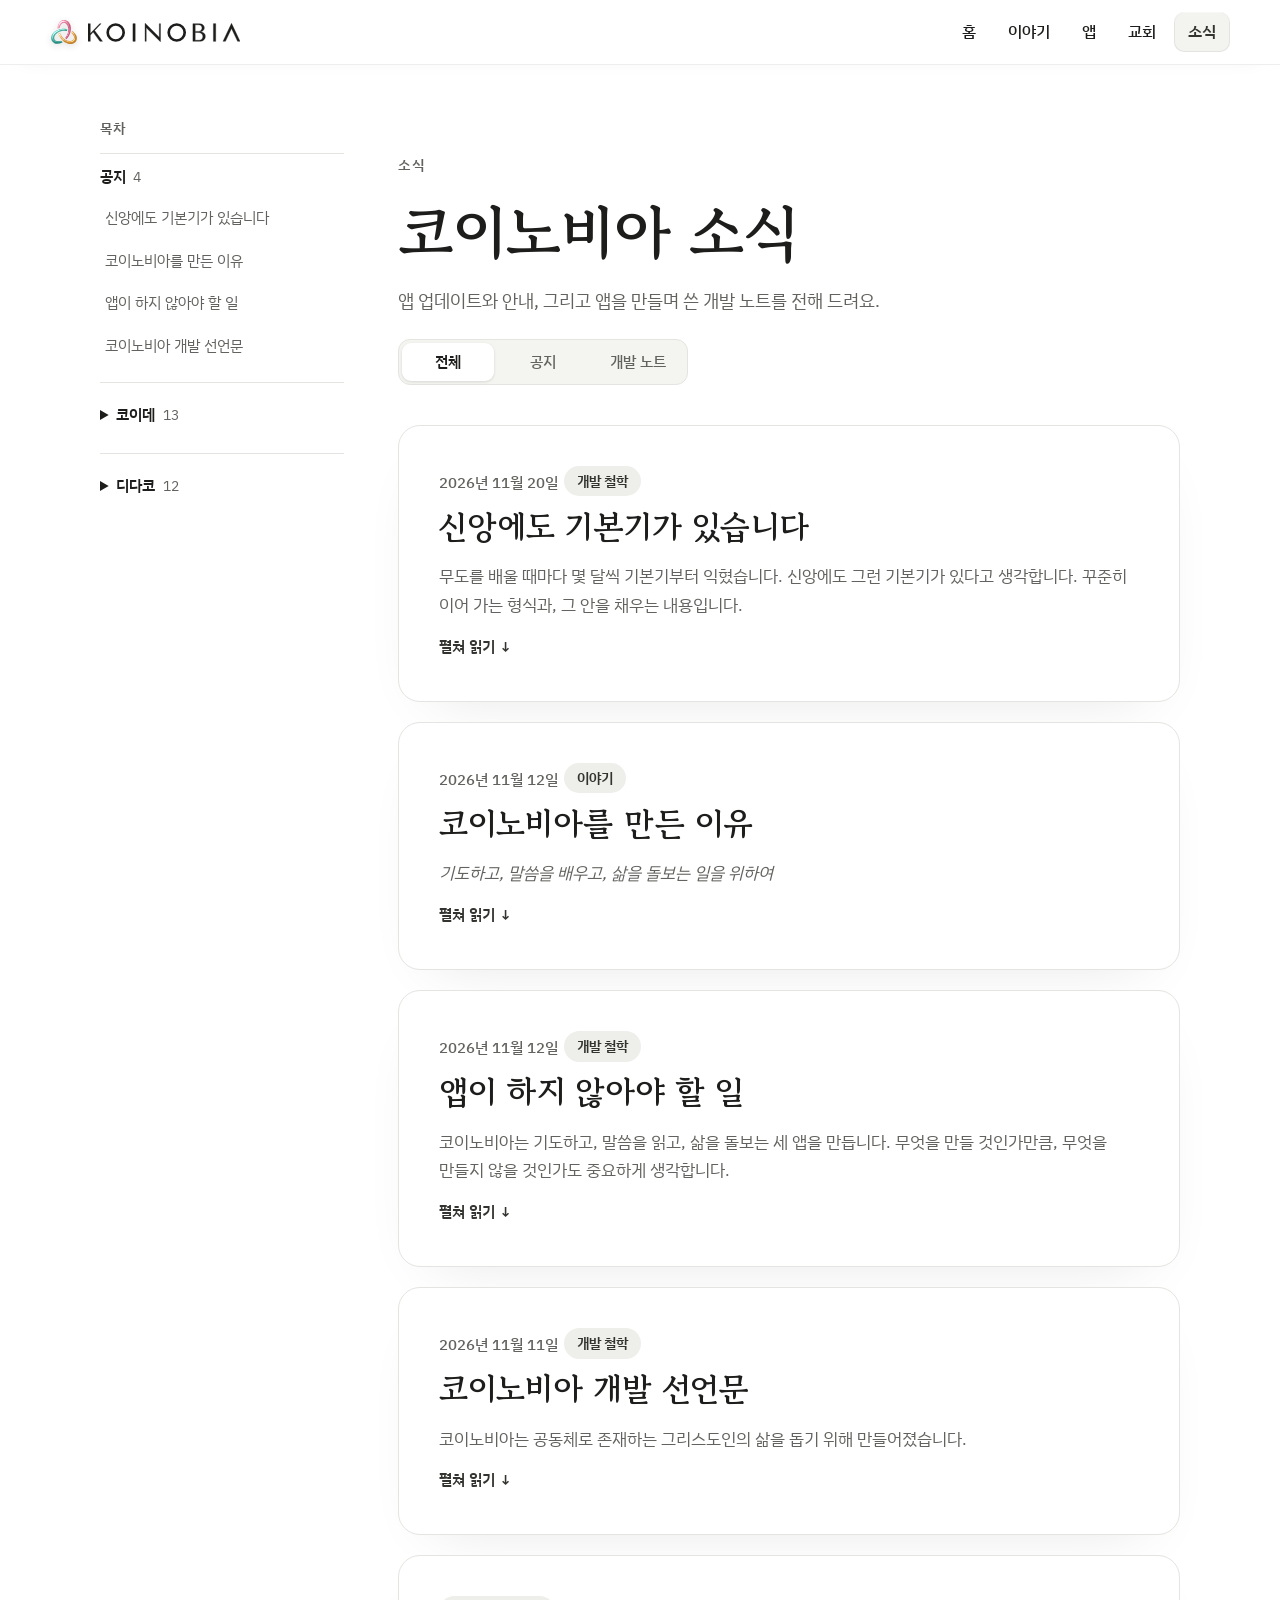
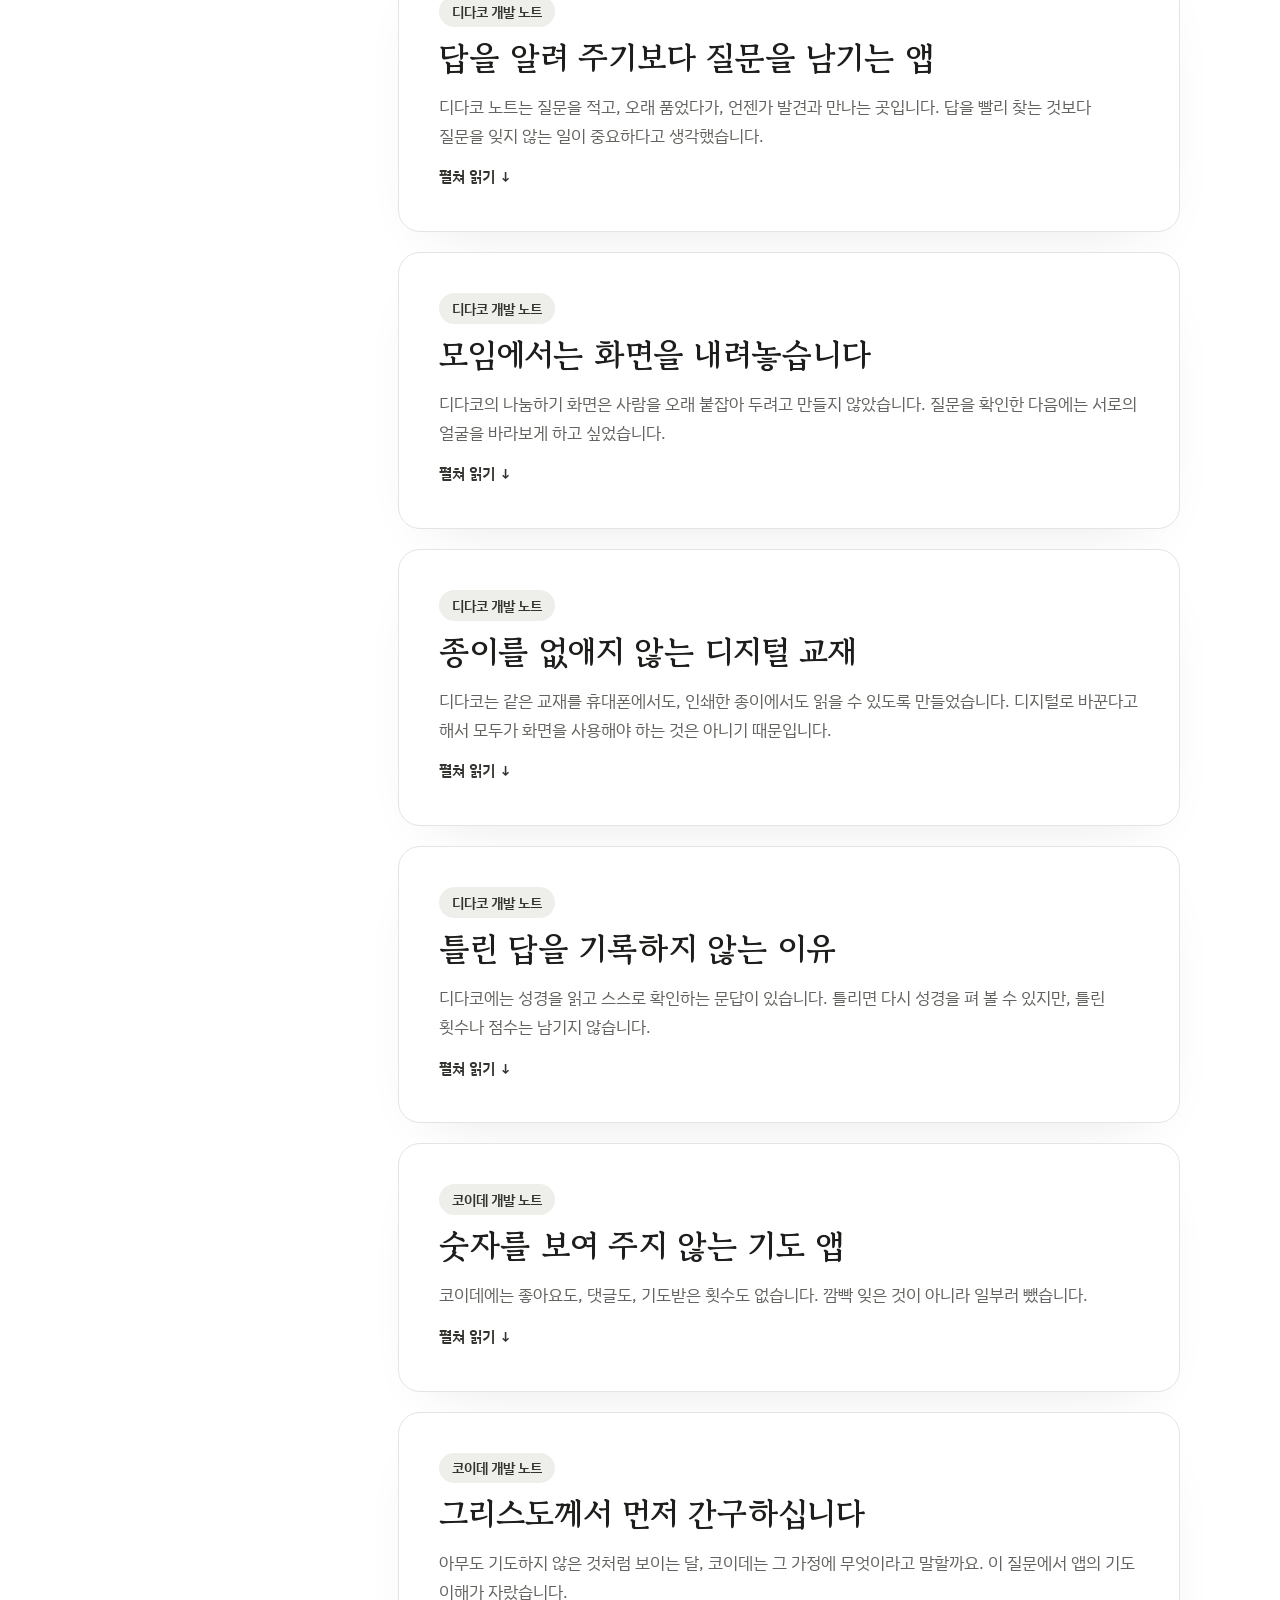
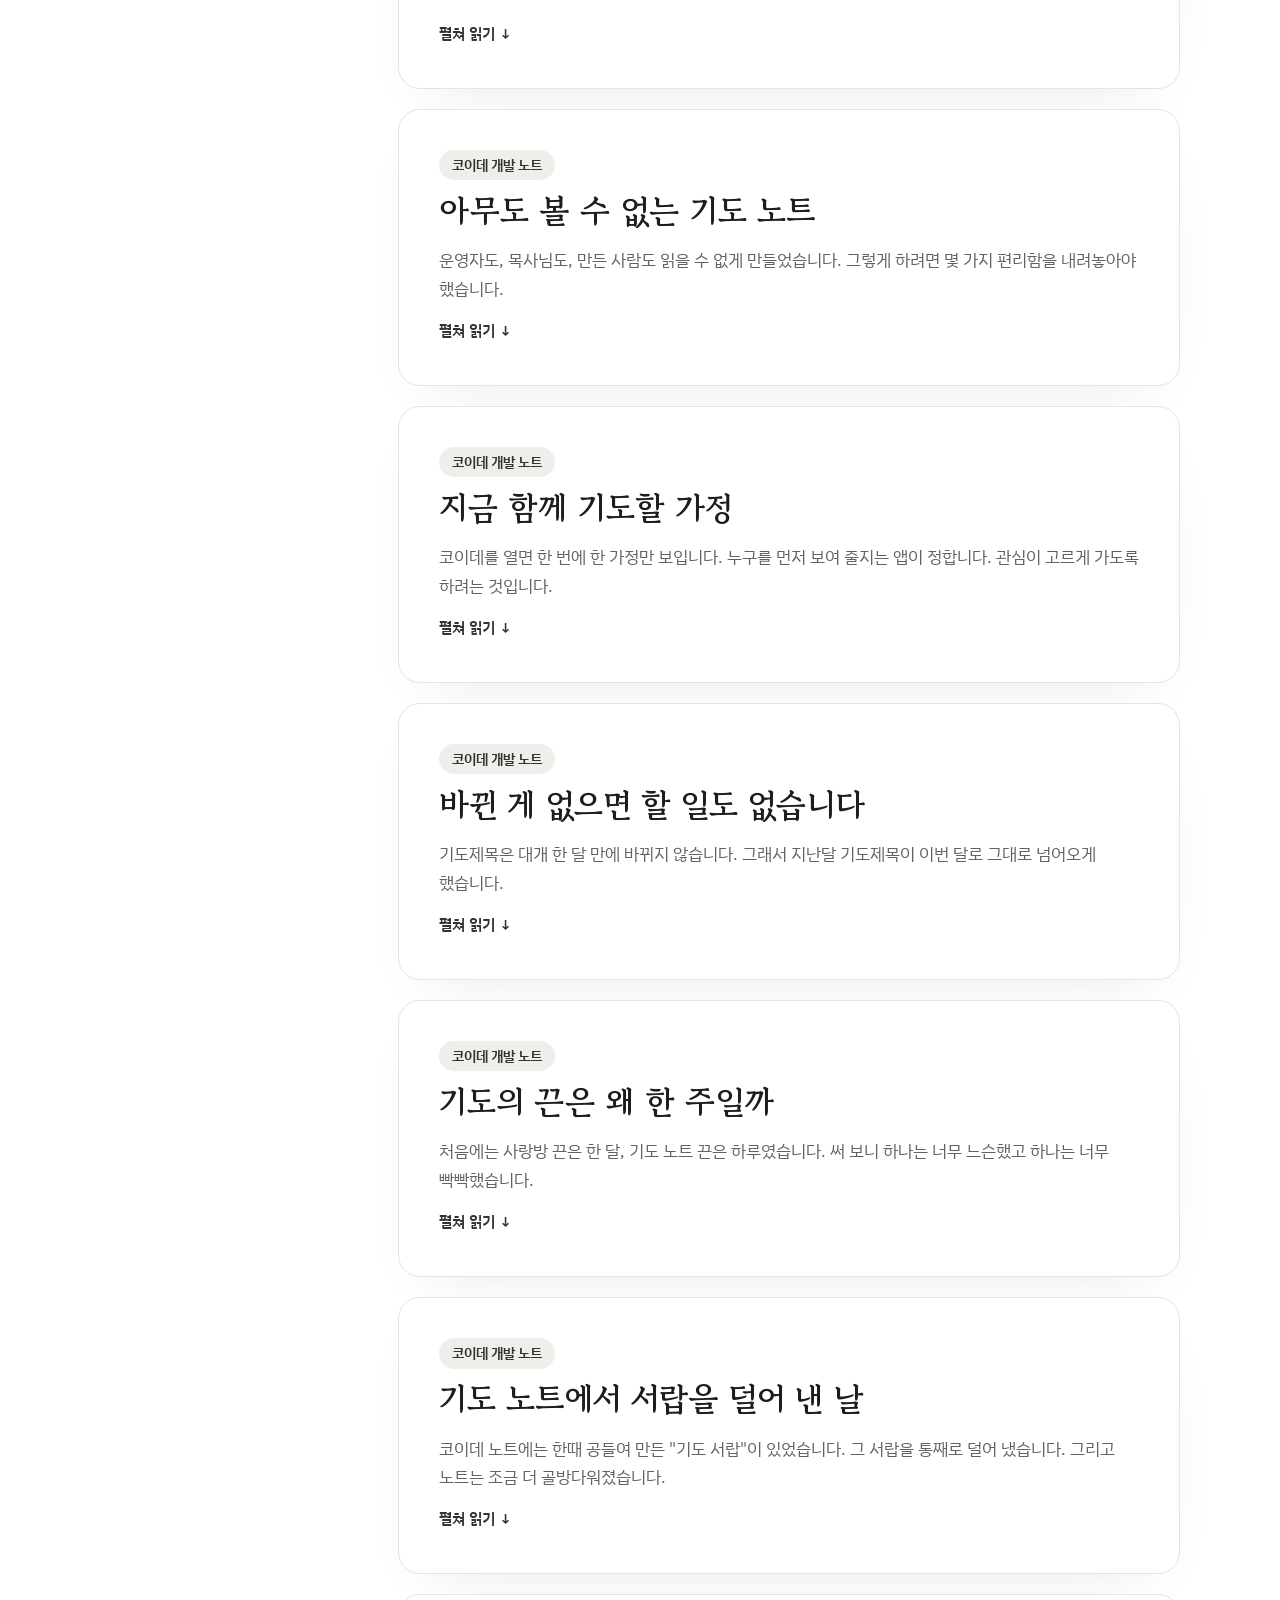
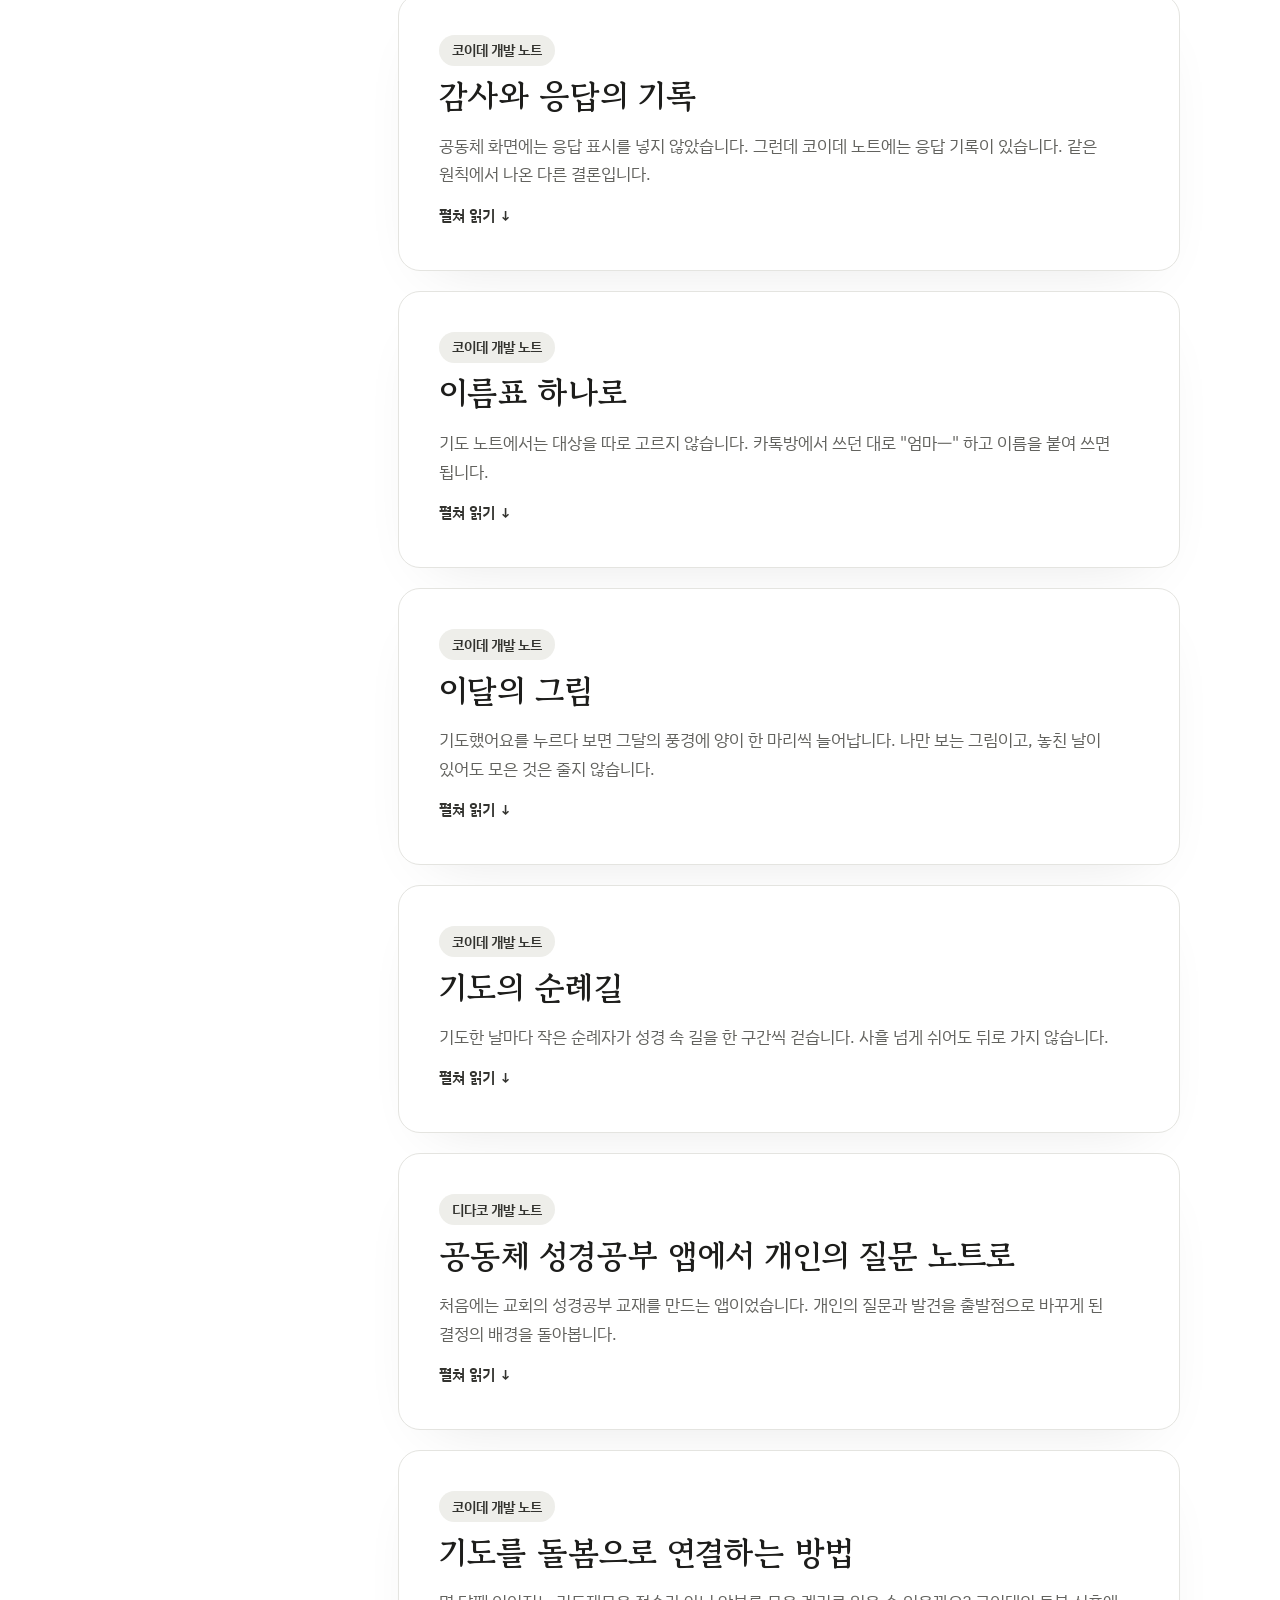
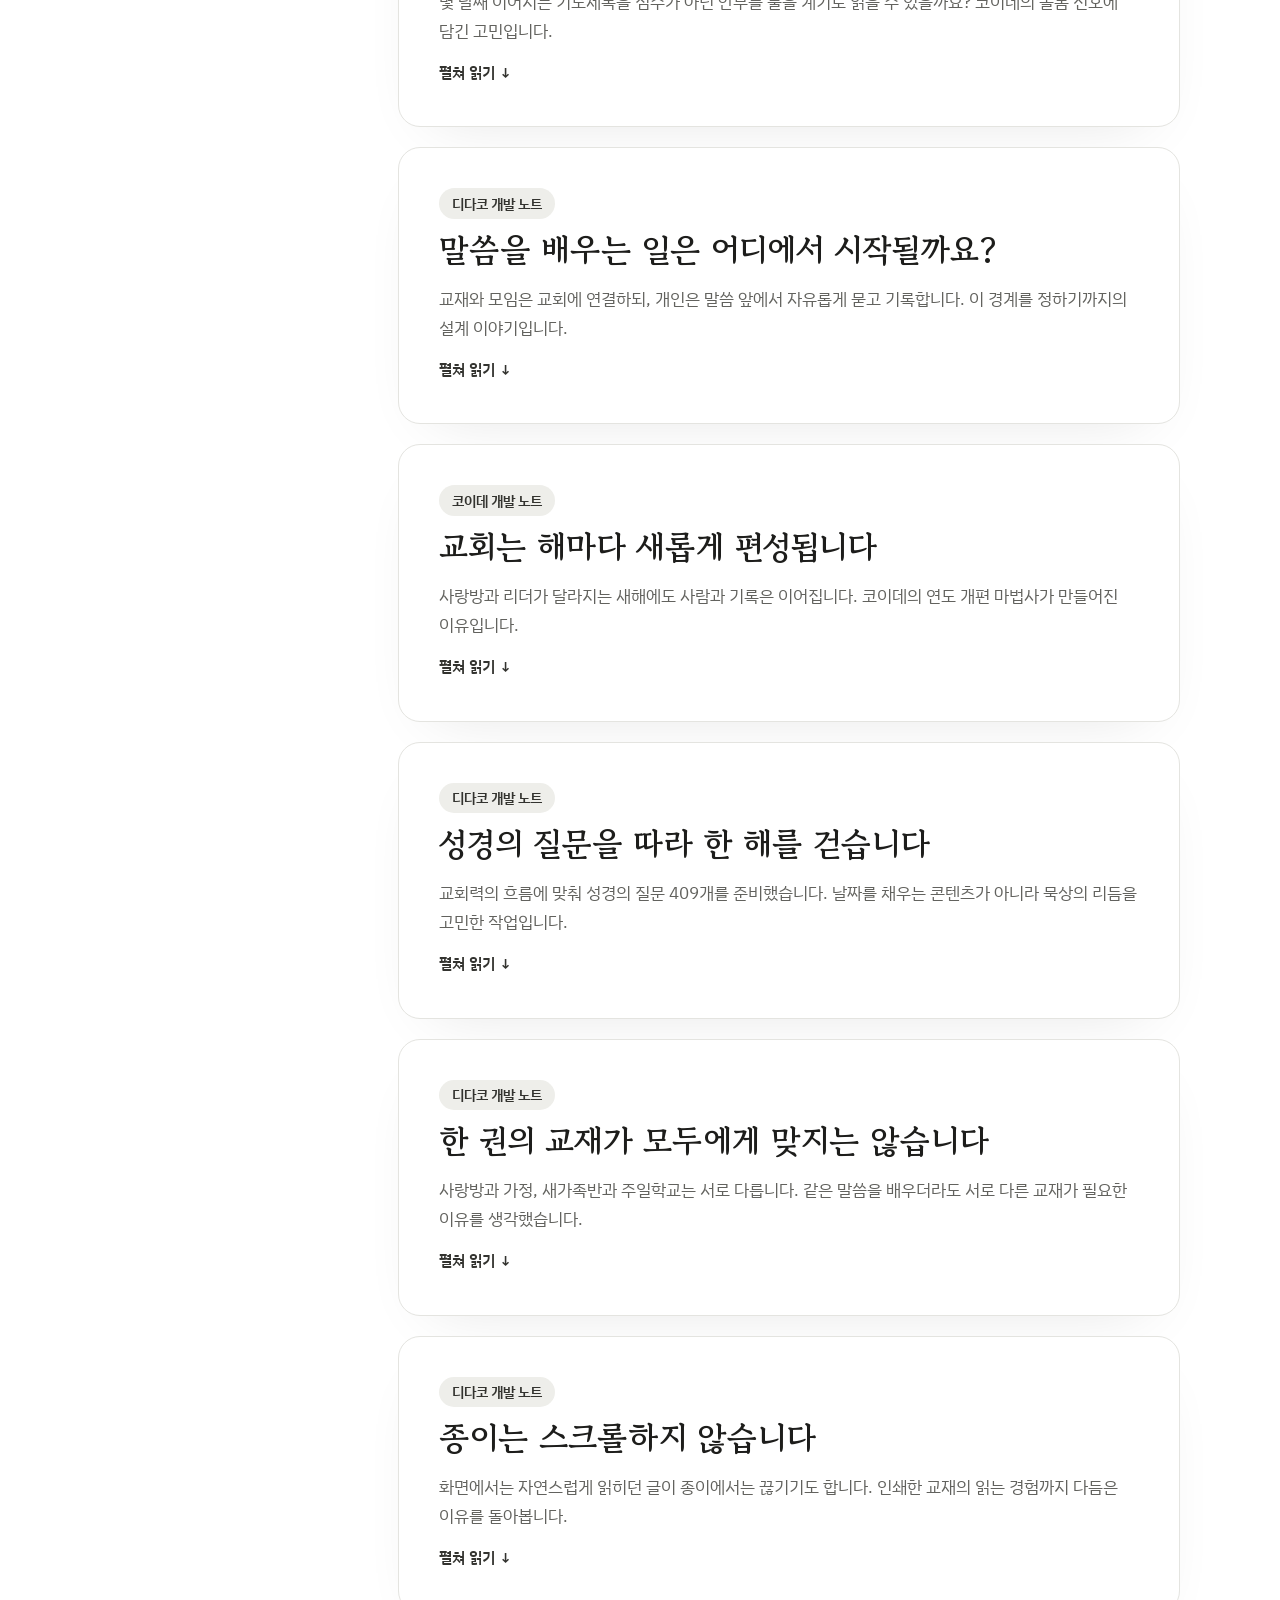
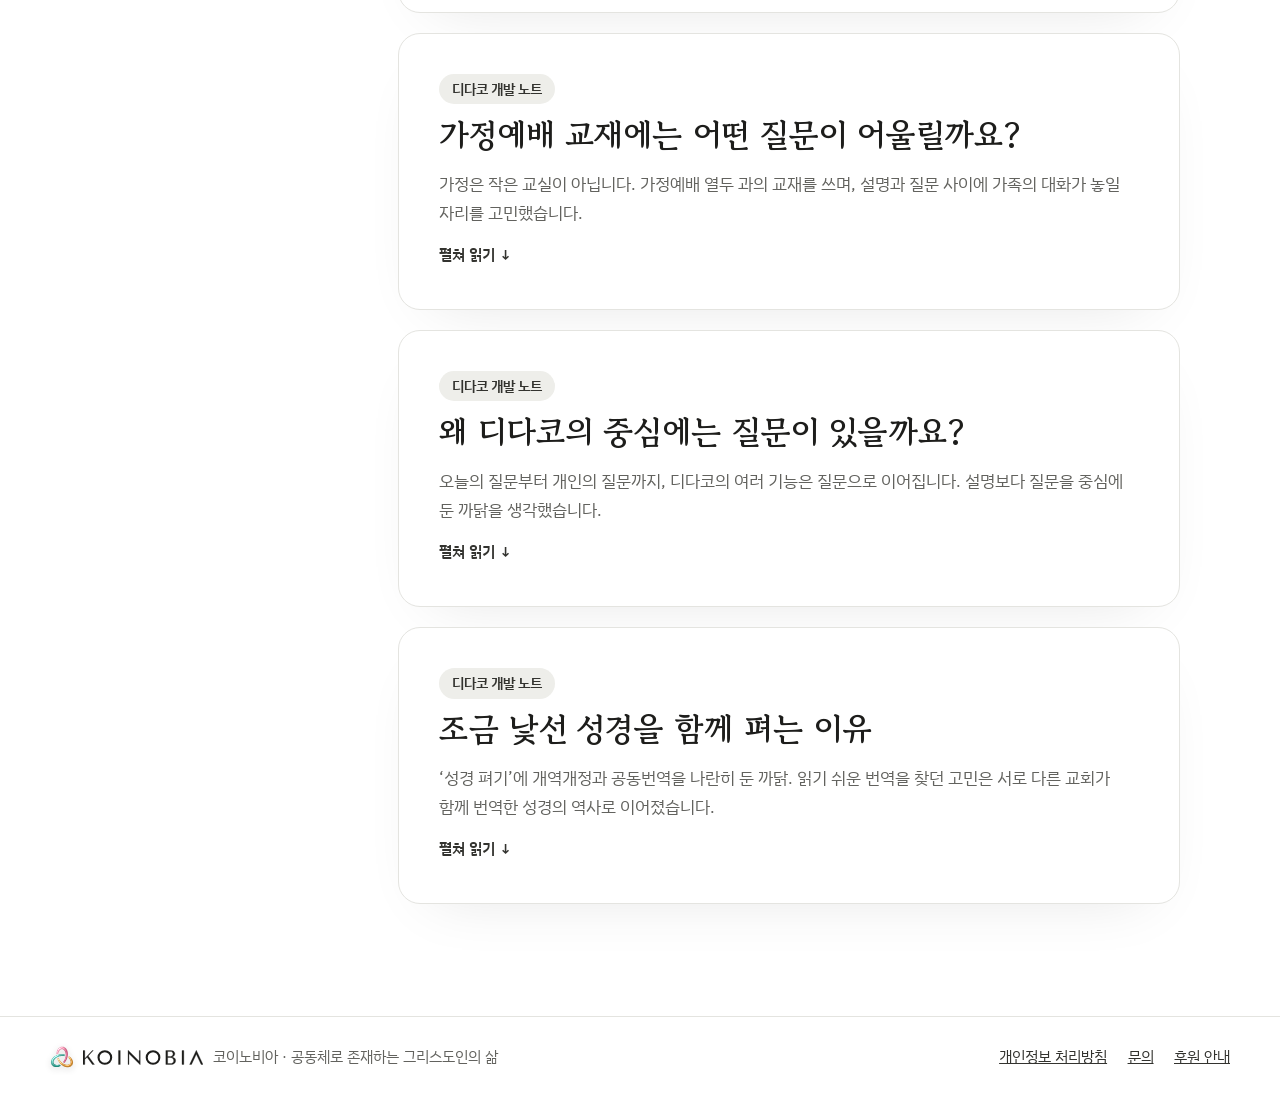
<file: news/index.html>
<!doctype html>
<html lang="ko">
<head>
<meta charset="utf-8">
<meta name="viewport" content="width=device-width, initial-scale=1, viewport-fit=cover">
<title>소식 · 코이노비아</title>
<meta name="description" content="코이노비아와 세 앱의 소식, 그리고 개발 노트예요.">
<meta name="theme-color" content="#FFFFFF">
<meta property="og:type" content="website">
<meta property="og:title" content="소식 · 코이노비아">
<meta property="og:description" content="코이노비아와 세 앱의 소식, 그리고 개발 노트예요.">
<meta property="og:image" content="https://koinobia.com/og.png">
<meta property="og:url" content="https://koinobia.com/news/">
<link rel="icon" href="/icons/favicon.svg" type="image/svg+xml">
<link rel="icon" href="/icons/favicon-32.png" type="image/png" sizes="32x32">
<link rel="preconnect" href="https://fonts.googleapis.com">
<link rel="preconnect" href="https://fonts.gstatic.com" crossorigin>
<link rel="stylesheet" href="https://fonts.googleapis.com/css2?family=Gowun+Batang:wght@700&family=IBM+Plex+Sans+KR:wght@400;500;600&display=swap">
<link rel="stylesheet" href="/page.css?v=20261123b">
<link rel="stylesheet" href="/tabs.css?v=20261123b">
</head>
<body data-tab="news">
<header class="nav gut">
  <div class="nav-in box">
    <a class="brand" href="/" id="brand" aria-label="코이노비아 홈"></a>
    <nav class="toplinks" id="toplinks" aria-label="메뉴"></nav>
  </div>
</header>

<main class="gut">
  <div class="news-wrap">
    <aside class="news-toc" id="newsToc" aria-label="소식 목차"></aside>
    <div class="news-main">
    <div class="head">
      <p class="eyebrow">소식</p>
      <h1 class="title">코이노비아 소식</h1>
      <p class="lead">앱 업데이트와 안내, 그리고 앱을 만들며 쓴 개발 노트를 전해 드려요.</p>
      <div class="chips" id="chips" role="tablist" aria-label="소식 종류">
        <button type="button" role="tab" data-type="all" aria-selected="true">전체</button>
        <button type="button" role="tab" data-type="notice" aria-selected="false">공지</button>
        <button type="button" role="tab" data-type="note" aria-selected="false">개발 노트</button>
      </div>
      <!-- 앱 고르기: 노트가 있는 앱이 둘 이상이면 "개발 노트"를 골랐을 때 나와요 -->
      <div class="app-chips" id="appChips" hidden></div>
      <details class="news-toc-mobile" id="newsTocMobile"><summary>목차 보기</summary><nav id="newsTocMobileItems" aria-label="모바일 소식 목차"></nav></details>
    </div>
    <!-- 소식은 news.js에서 가져와 채워요. 공지와 노트 모두 제목과 요약만 보이고, 누르면 그 자리에서 펼쳐져요 -->
    <div class="body" id="list"></div>
    </div>
  </div>
</main>
<dialog class="shot-dialog" id="shotDialog" aria-label="앱 화면 사진 확대">
  <div class="shot-dialog-in">
    <button type="button" id="shotClose" class="shot-close" aria-label="사진 닫기">닫기 ×</button>
    <img id="shotLarge" alt="">
    <p id="shotCaption"></p>
  </div>
</dialog>

<footer class="foot gut">
  <div class="foot-in box">
    <span class="foot-brand" id="footBrand"></span>
    <span class="foot-links" id="foot"></span>
  </div>
</footer>
<script src="/site.js?v=20261127"></script>
<script src="/news.js?v=20261117-2"></script>
<script src="/blog.js?v=20261127b"></script>
<script src="/tabs.js?v=20261124b"></script>
<script>
(function () {
  var B = window.KoinobiaBlog;
  var STATIC = window.KOINOBIA_NEWS || [];
  var NEWS = [], APPS = [], curType = 'all';
  function esc(s) { return String(s).replace(/[&<>"]/g, function (c) { return { '&': '&amp;', '<': '&lt;', '>': '&gt;', '"': '&quot;' }[c]; }); }
  // 한 줄 꾸밈과 본문(마크다운)은 blog.js가 바꿔요. 운영자 사이트에서 올린 글도 같은 규칙이에요
  var inline = B.inline, body = B.md, lead = B.lead;
  // 글마다 선택한 실제 화면만 보입니다. img 경로는 news.js에서 관리합니다.
  function shots(images) {
    if (!Array.isArray(images) || !images.length) return '';
    return '<div class="note-shots" aria-label="앱 화면 사진">' + images.map(function (pair) {
      if (!Array.isArray(pair) || pair.length < 2) return '';
      var path = String(pair[0] || ''), caption = String(pair[1] || '');
      if (!path.startsWith('/screens/') || !path.endsWith('.jpg') || path.includes('..')) return '';
      return '<figure><button type="button" class="shot-open" data-src="' + esc(path) +
        '" data-caption="' + esc(caption) + '" aria-label="' + esc(caption) + ' 크게 보기">' +
        '<img src="' + esc(path) + '" alt="' + esc(caption) + '" loading="lazy" decoding="async"></button>' +
        '<figcaption>' + esc(caption) + ' · 눌러서 크게 보기</figcaption></figure>';
    }).join('') + '</div>';
  }
  function day(d) { var m = /^(\d{4})-(\d{1,2})-(\d{1,2})$/.exec(d || ''); return m ? m[1] + '년 ' + (+m[2]) + '월 ' + (+m[3]) + '일' : esc(d || ''); }
  function isNote(n) { return n.type === 'note'; }
  // 참고 자료: 여러 줄이면 목록으로
  function src(v) {
    if (!v || !v.length) return '';
    var rows = [].concat(v);
    return '<div class="src"><b>참고 자료</b><ul>' + rows.map(function (r) { return '<li>' + inline(r) + '</li>'; }).join('') + '</ul></div>';
  }
  function item(n) {
    var top = n.date ? '<time datetime="' + esc(n.date) + '">' + day(n.date) + '</time>' : '';
    if (isNote(n)) {
      top = '<span class="pill">' + (n.app ? esc(n.app) + ' ' : '') + '개발 노트</span>';
      // 노트: 제목과 요약만 보이고, 누르면 펼쳐져요
      return '<details class="card prose news-item note"' + (n.id ? ' id="' + esc(n.id) + '"' : '') + ' data-type="note" data-app="' + esc(n.app || '') + '"><summary>' + top +
        '<h2 class="h2">' + esc(n.title) + '</h2>' + (n.summary ? '<p class="sum">' + inline(n.summary) + '</p>' : '') +
        '<span class="more" aria-hidden="true"></span></summary>' + body(n.body) +
        shots(n.images) + src(n.source) + '</details>';
    }
    if (n.tag) top += '<span class="pill">' + esc(n.tag) + '</span>';
    // 공지: 노트처럼 제목과 요약만 보이고, 누르면 펼쳐져요. summary가 없으면 본문 첫 문단을 요약으로 써요
    return '<details class="card prose news-item notice"' + (n.id ? ' id="' + esc(n.id) + '"' : '') + ' data-type="notice"><summary>' + top +
      '<h2 class="h2">' + esc(n.title) + '</h2><p class="sum">' + inline(n.summary || lead(n.body)) + '</p>' +
      '<span class="more" aria-hidden="true"></span></summary>' + body(n.body) + '</details>';
  }
  var list = document.getElementById('list');
  var chips = document.getElementById('chips'), appChips = document.getElementById('appChips'), curApp = '';

  // 날짜가 있는 것(공지)은 최근 날짜가 위로, 날짜가 없는 것(노트)은 그 아래에 news.js에 적힌 순서대로
  function order(arr) {
    return arr.sort(function (a, b) {
      if (!a.date !== !b.date) return a.date ? -1 : 1;
      return String(b.date || '').localeCompare(String(a.date || '')) || a._i - b._i;
    });
  }
  // 모든 글에 이름(id)을 붙여요. 공지처럼 id가 없으면 차례로 만들어요(목록에서 바로 가려고).
  // 올린 글이 더해져도 옛 주소(#notice-3 등)가 달라지지 않게, news.js의 글끼리만 먼저 세어요
  var BASE = order(STATIC.map(function (n, i) { var c = {}; for (var k in n) c[k] = n[k]; c._i = i; return c; }));
  BASE.forEach(function (n, k) { if (!n.id) n.id = (isNote(n) ? 'note-' : 'notice-') + (k + 1); });
  var posted = [], shown = '';

  // 목차: 공지는 모두 표시하고, 개발 노트는 앱별로 접을 수 있게 합니다.
  function tocLink(n) {
    return '<li><a href="#' + esc(n.id) + '" data-news-id="' + esc(n.id) + '">' + esc(n.title) + '</a></li>';
  }
  function tocHtml() {
    var notices = NEWS.filter(function (n) { return !isNote(n); });
    var out = '<p class="news-toc-title">목차</p>';
    if (notices.length) out += '<section class="news-toc-group"><h2>공지 <span>' + notices.length + '</span></h2><ol>' + notices.map(tocLink).join('') + '</ol></section>';
    APPS.forEach(function (app) {
      var notes = NEWS.filter(function (n) { return isNote(n) && n.app === app; });
      out += '<details class="news-toc-group"><summary>' + esc(app) + ' <span>' + notes.length + '</span></summary><ol>' + notes.map(tocLink).join('') + '</ol></details>';
    });
    var other = NEWS.filter(function (n) { return isNote(n) && !n.app; });
    if (other.length) out += '<details class="news-toc-group"><summary>기타 개발 노트 <span>' + other.length + '</span></summary><ol>' + other.map(tocLink).join('') + '</ol></details>';
    return out;
  }
  // 단추에 글 수를 함께 보여 줘요(노트가 많은 앱부터)
  function count(a) { return NEWS.filter(function (n) { return isNote(n) && (!a || n.app === a); }).length; }
  function chip(a, label) {
    return '<button type="button" data-app="' + esc(a) + '" aria-pressed="' + (a ? 'false' : 'true') + '">' + esc(label) + ' <span>' + count(a) + '</span></button>';
  }
  function show(type, app) {
    curType = type;
    curApp = type === 'note' ? (app || '') : '';
    [].forEach.call(chips.querySelectorAll('button'), function (b) { b.setAttribute('aria-selected', b.getAttribute('data-type') === type); });
    appChips.hidden = type !== 'note' || APPS.length < 2;
    [].forEach.call(appChips.querySelectorAll('button'), function (b) { b.setAttribute('aria-pressed', b.getAttribute('data-app') === curApp); });
    [].forEach.call(list.querySelectorAll('.news-item'), function (el) {
      el.hidden = (type !== 'all' && el.getAttribute('data-type') !== type) || (curApp && el.getAttribute('data-app') !== curApp);
    });
  }
  // 목록·목차·단추를 그려요. 올린 글이 도착하면 한 번 더 그려요(펼쳐 둔 글은 그대로 펼쳐 둬요)
  function build() {
    var openIds = [].map.call(list.querySelectorAll('details.news-item[open]'), function (d) { return d.id; });
    // news.js 글이 서버로 옮겨져 같은 이름(id)의 글이 서버에 있으면 서버 글만 보여요(관리자 사이트에서 고치거나 지운 것이 그대로 반영돼요)
    var onServer = {};
    posted.forEach(function (n) { onServer[n.id] = true; });
    NEWS = order(BASE.filter(function (n) { return !onServer[n.id]; }).concat(posted.map(function (n, i) { n._i = BASE.length + i; return n; })));
    list.innerHTML = NEWS.length ? NEWS.map(item).join('') : '<p class="empty">아직 소식이 없어요.</p>';
    // 노트가 있는 앱들(news.js에 적힌 차례대로). 디다코·텔리오 노트를 더하면 저절로 늘어나요
    APPS = [];
    NEWS.forEach(function (n) { if (isNote(n) && n.app && APPS.indexOf(n.app) < 0) APPS.push(n.app); });
    APPS.sort(function (x, y) { return count(y) - count(x); });
    document.getElementById('newsToc').innerHTML = tocHtml();
    document.getElementById('newsTocMobileItems').innerHTML = tocHtml();
    document.querySelector('#newsTocMobile > summary').textContent = '목차 보기 · ' + NEWS.length + '개';
    appChips.innerHTML = [chip('', '모든 앱')].concat(APPS.map(function (a) { return chip(a, a); })).join('');
    if (curApp && APPS.indexOf(curApp) < 0) curApp = '';
    show(curType, curApp);
    openIds.forEach(function (id) { var d = document.getElementById(id); if (d && d.tagName === 'DETAILS') d.open = true; });
  }
  build();
  chips.addEventListener('click', function (e) { var b = e.target.closest('button'); if (b) show(b.getAttribute('data-type')); });
  appChips.addEventListener('click', function (e) { var b = e.target.closest('button'); if (b) show('note', b.getAttribute('data-app')); });

  // 사진 단추를 누르면 원본 비율로 확대합니다. ESC·닫기·바깥 영역 누르기로 닫힙니다.
  var shotDialog = document.getElementById('shotDialog');
  var shotLarge = document.getElementById('shotLarge');
  var shotCaption = document.getElementById('shotCaption');
  list.addEventListener('click', function (e) {
    var b = e.target.closest('.shot-open');
    if (!b || !shotDialog || !shotDialog.showModal) return;
    shotLarge.src = b.getAttribute('data-src');
    shotLarge.alt = b.getAttribute('data-caption') || '';
    shotCaption.textContent = b.getAttribute('data-caption') || '';
    shotDialog.showModal();
  });
  document.getElementById('shotClose').addEventListener('click', function () { shotDialog.close(); });
  shotDialog.addEventListener('click', function (e) { if (e.target === shotDialog) shotDialog.close(); });
  shotDialog.addEventListener('close', function () { shotLarge.removeAttribute('src'); });

  // 목차와 기존 공유 링크에서 이동할 때 필터를 해제하고 해당 글을 펼칩니다.
  function openItem(id) {
    var target = document.getElementById(id);
    if (!target || !target.classList.contains('news-item')) return;
    show('all');
    if (target.tagName === 'DETAILS') target.open = true;
    [].forEach.call(document.querySelectorAll('.news-toc a[data-news-id]'), function (a) {
      if (a.getAttribute('data-news-id') === id) {
        var group = a.closest('details.news-toc-group');
        if (group) group.open = true;
      }
    });
    document.getElementById('newsTocMobile').open = false;
    target.scrollIntoView({ block: 'start' });
  }
  function openHash() {
    if (location.hash) openItem(decodeURIComponent(location.hash.slice(1)));
  }
  function tocClick(e) {
    var a = e.target.closest('a[data-news-id]');
    if (!a) return;
    e.preventDefault();
    var id = a.getAttribute('data-news-id');
    if (location.hash !== '#' + id) location.hash = id;
    openItem(id);
  }
  document.getElementById('newsToc').addEventListener('click', tocClick);
  document.getElementById('newsTocMobileItems').addEventListener('click', tocClick);
  window.addEventListener('hashchange', openHash);
  openHash();
  // 운영자 사이트에서 올린 글: 기억해 둔 것이 있으면 바로, 서버에서 새로 받으면 한 번 더 그려요. 못 받으면 news.js의 글만 보여요
  B.watch(function (posts) {
    var sig = JSON.stringify(posts);
    if (sig === shown) return;
    shown = sig;
    var id = location.hash ? decodeURIComponent(location.hash.slice(1)) : '', had = !!(id && document.getElementById(id));
    posted = posts; build();
    if (id && !had) openHash();   // 올린 글 주소(#post-3)로 들어왔다면 글이 도착한 뒤에 펼쳐요
  });
})();
</script>
</body>
</html>
</file>
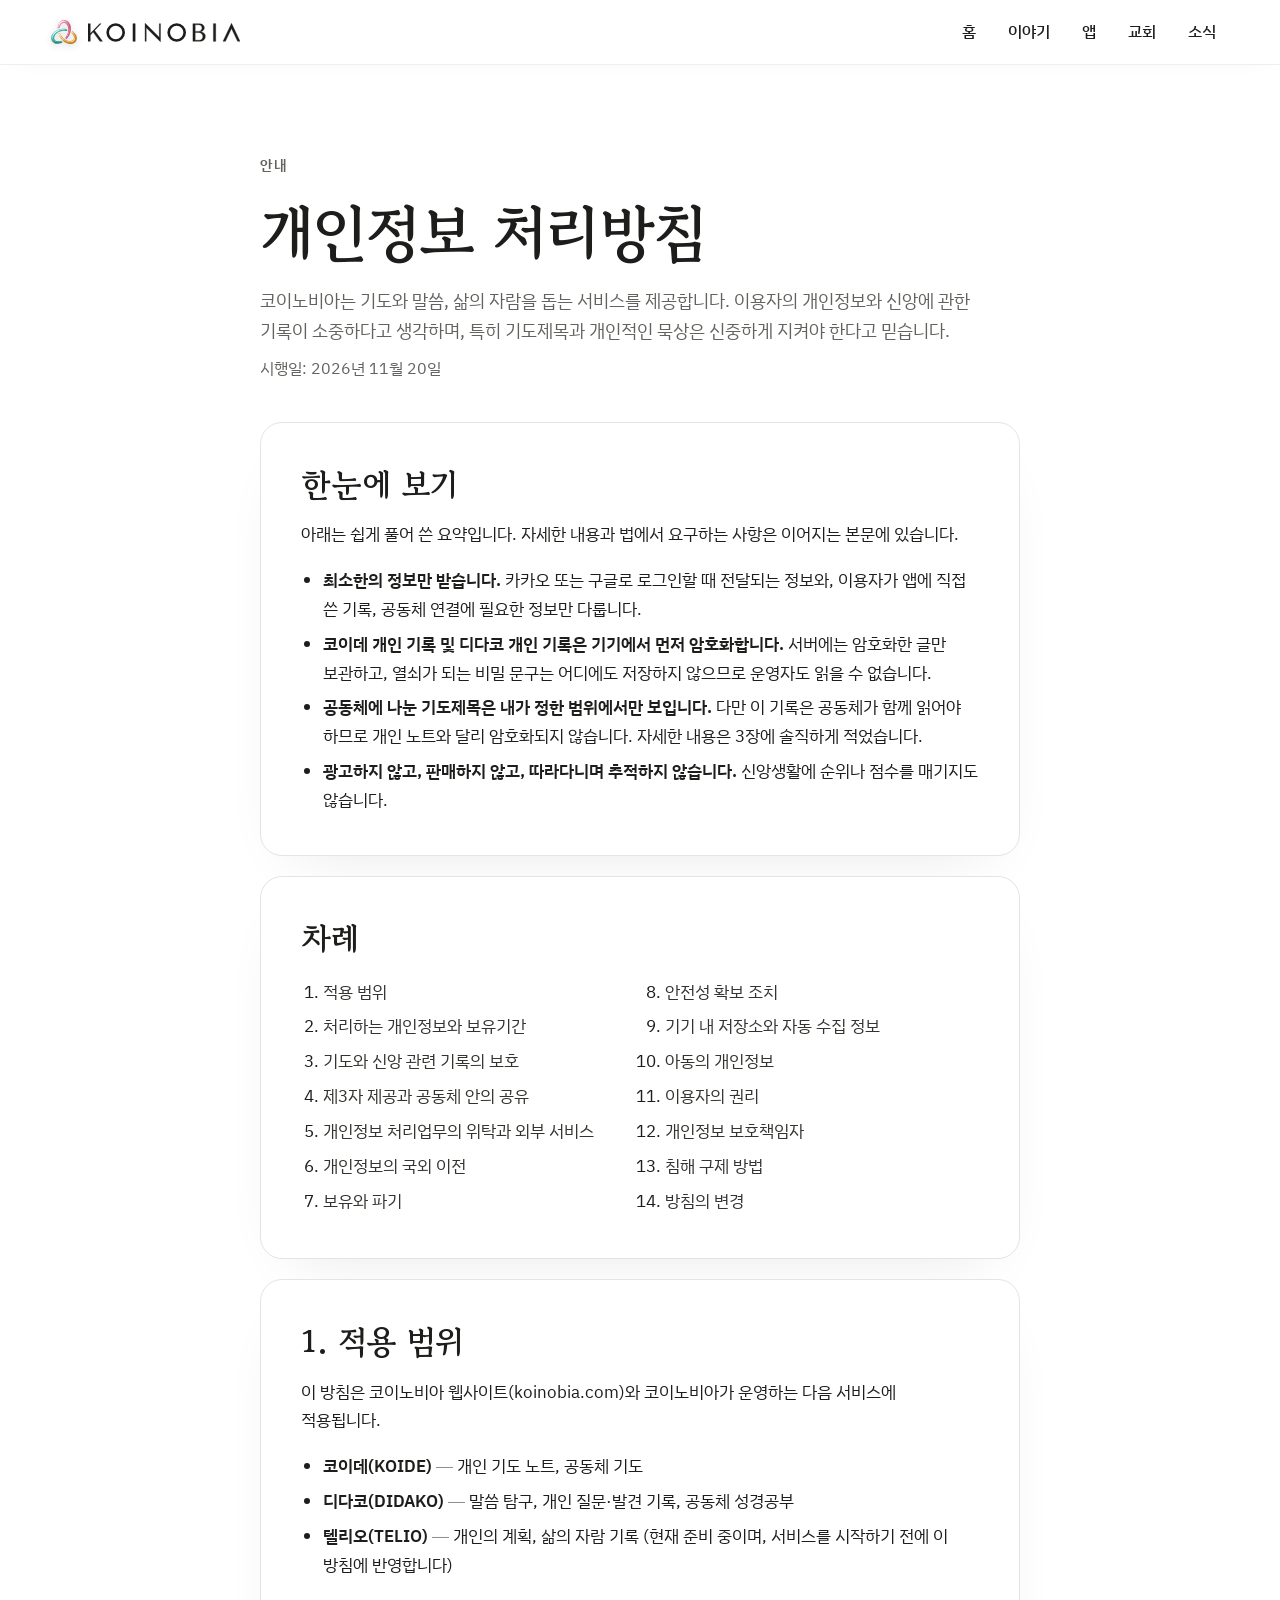
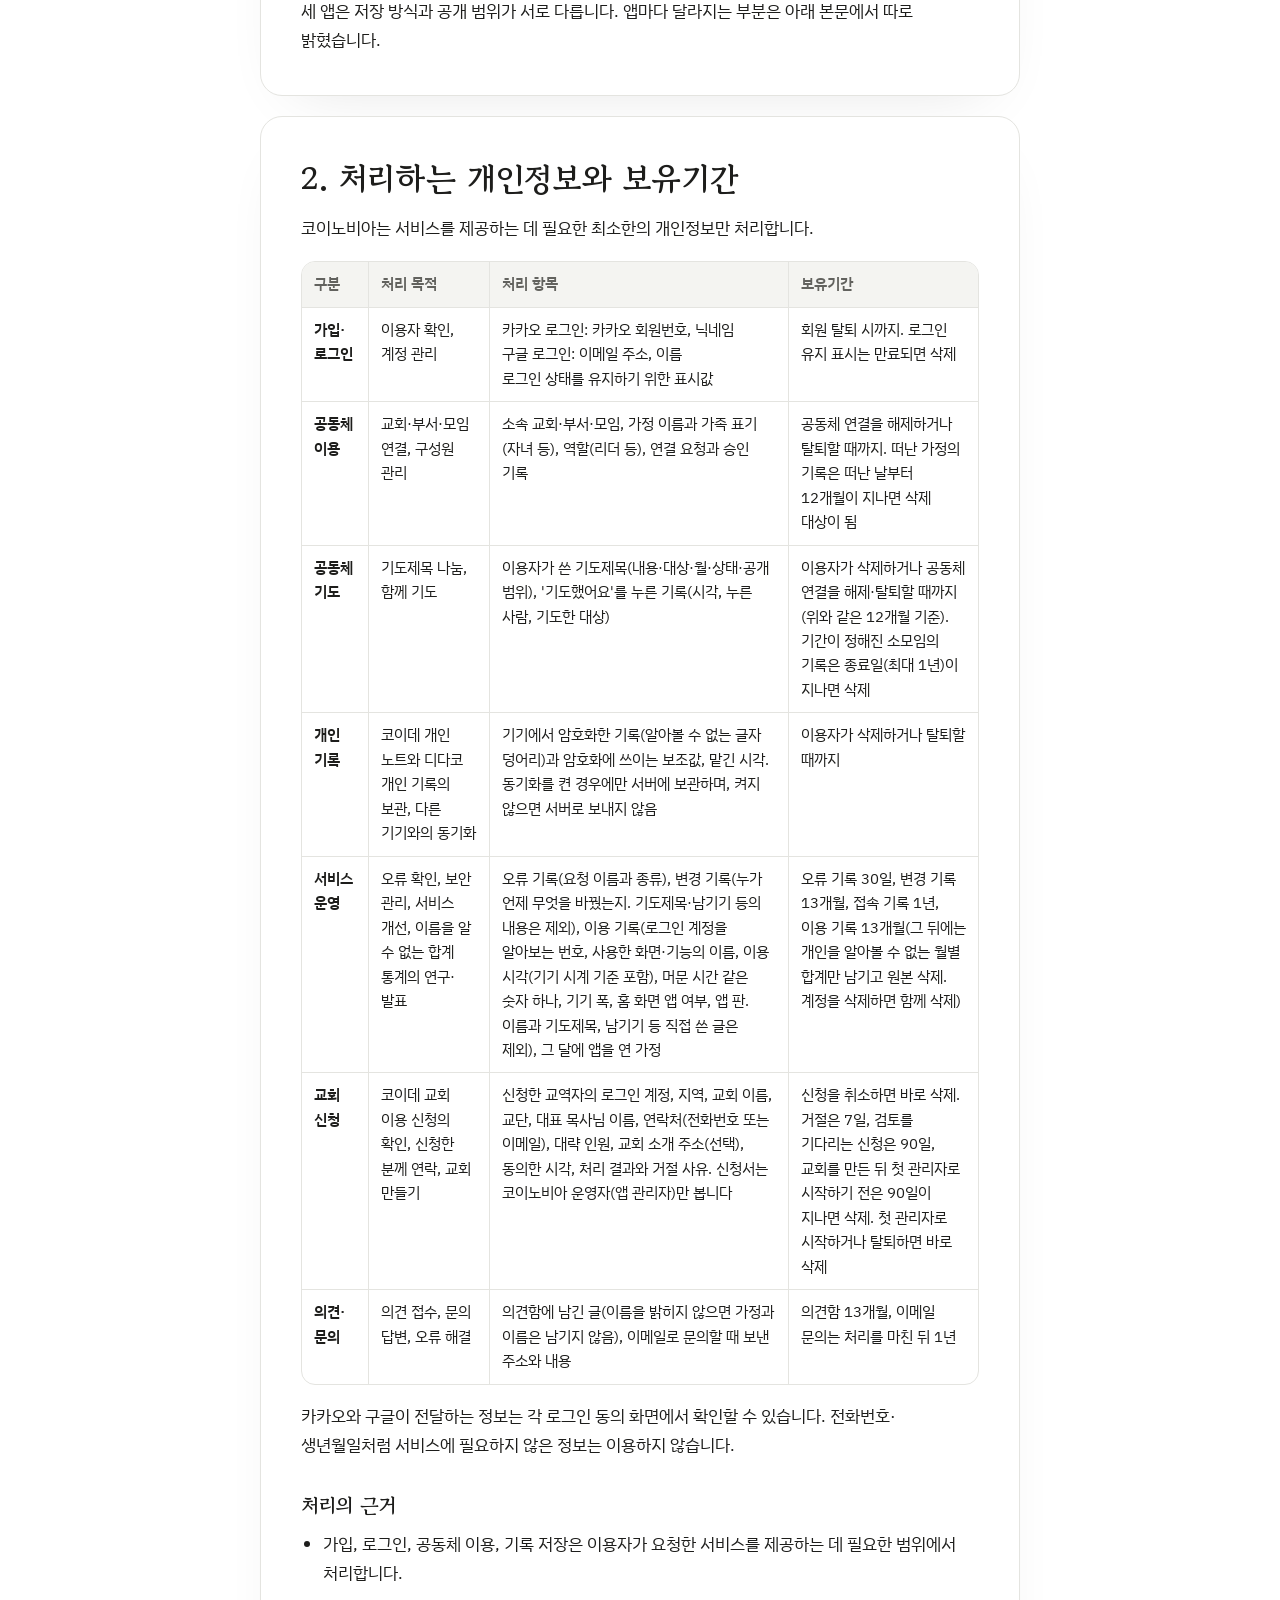
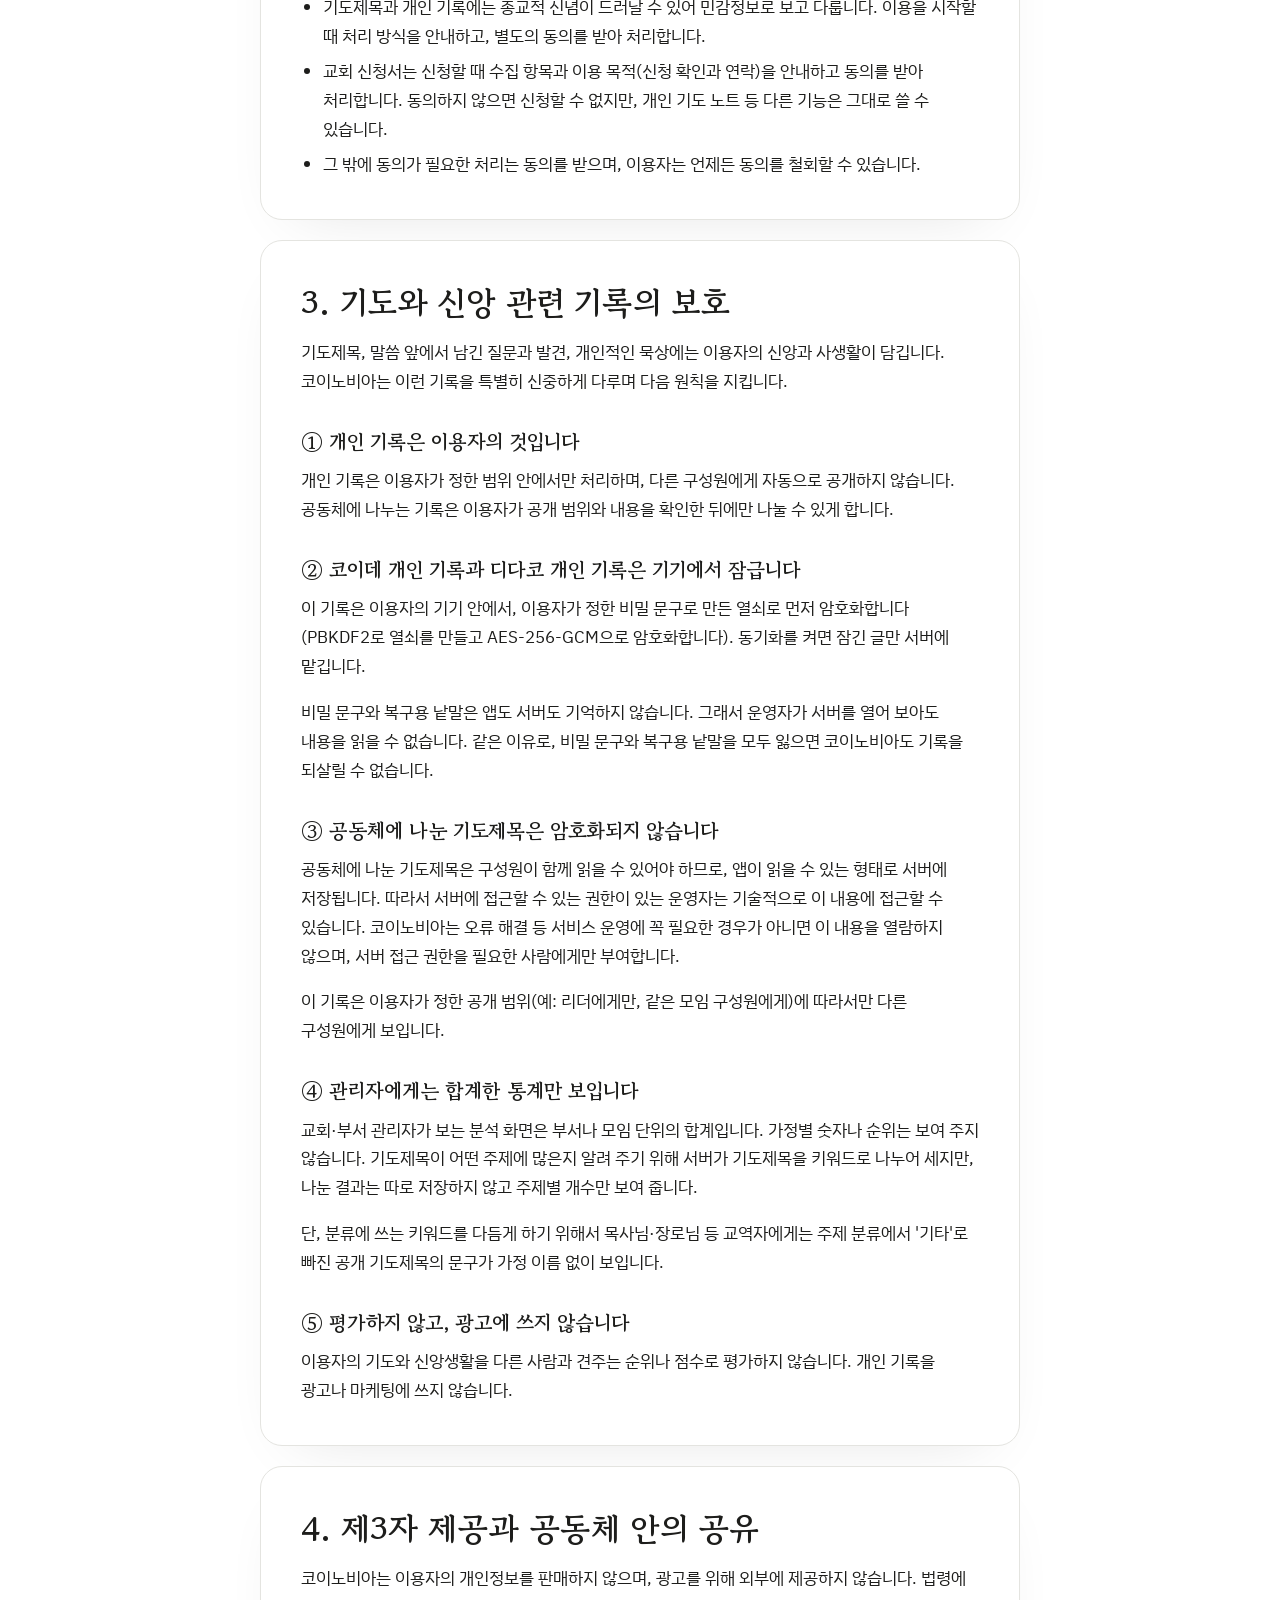
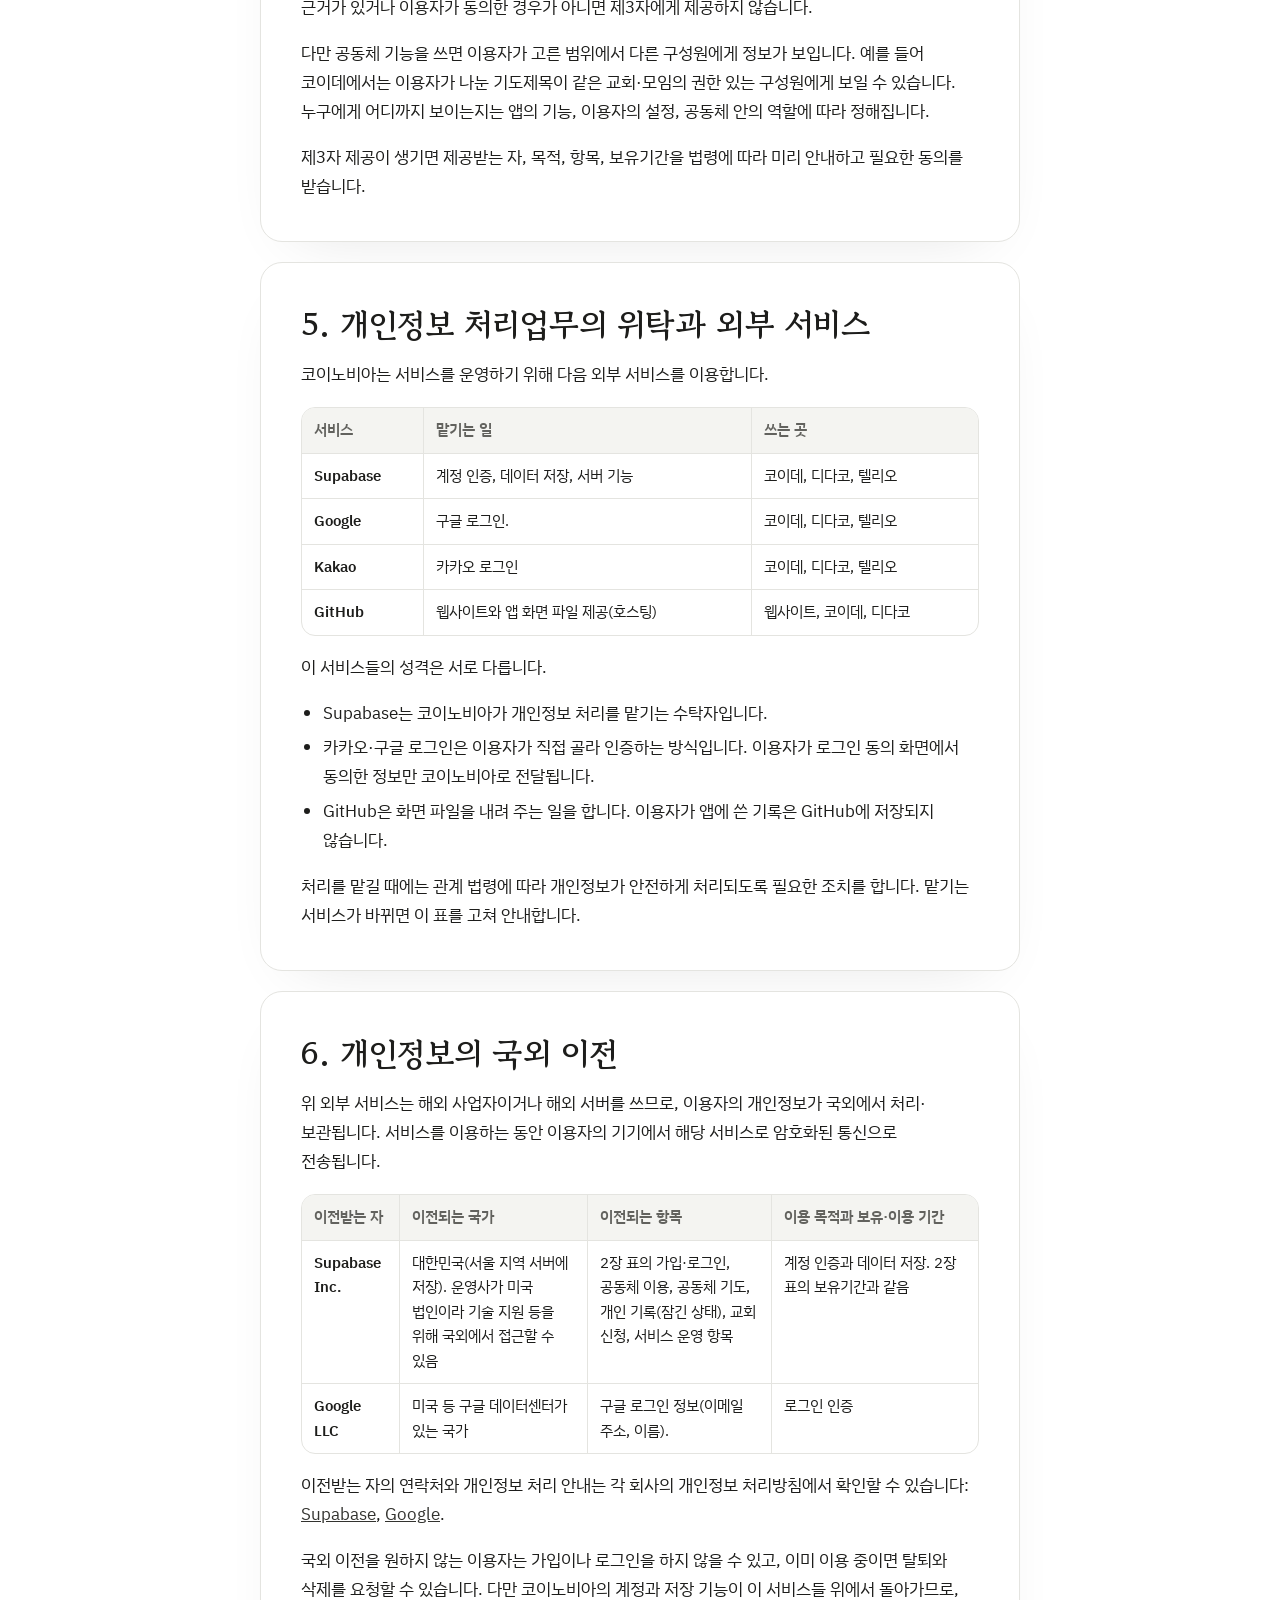
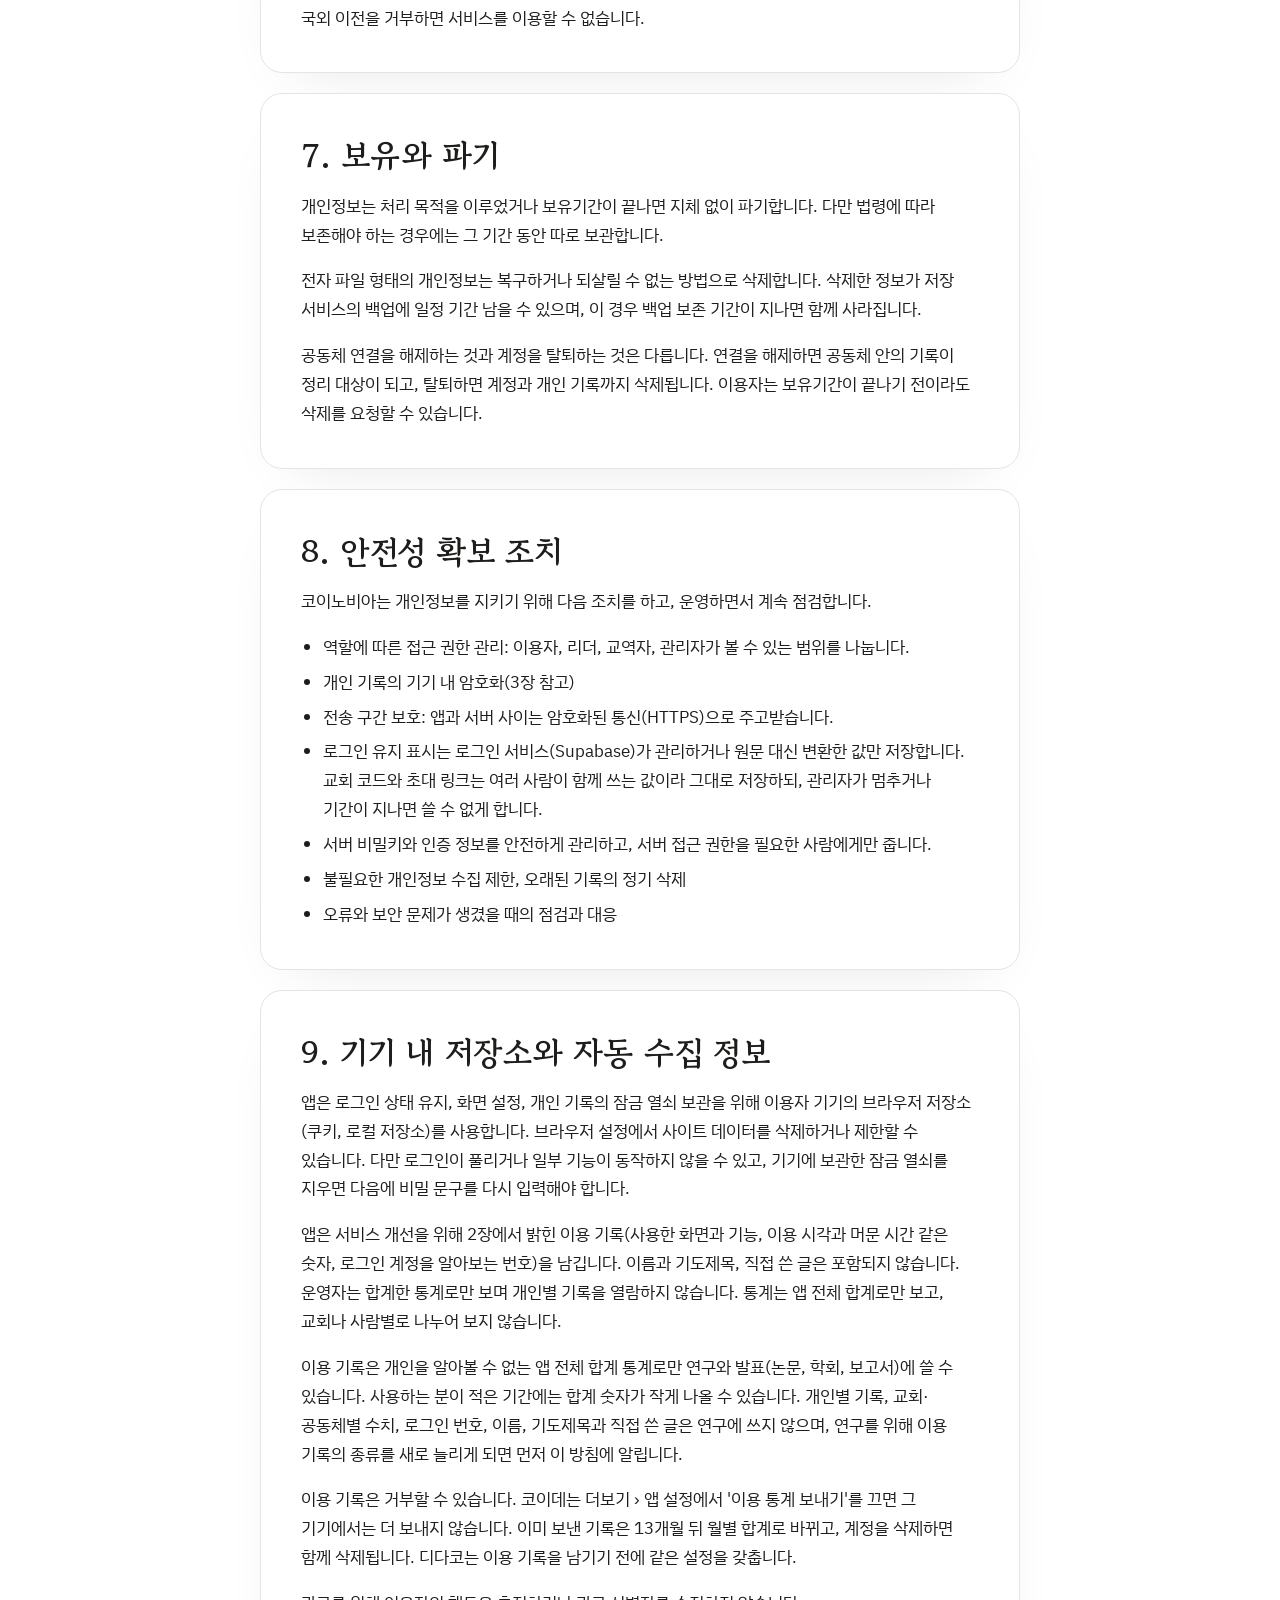
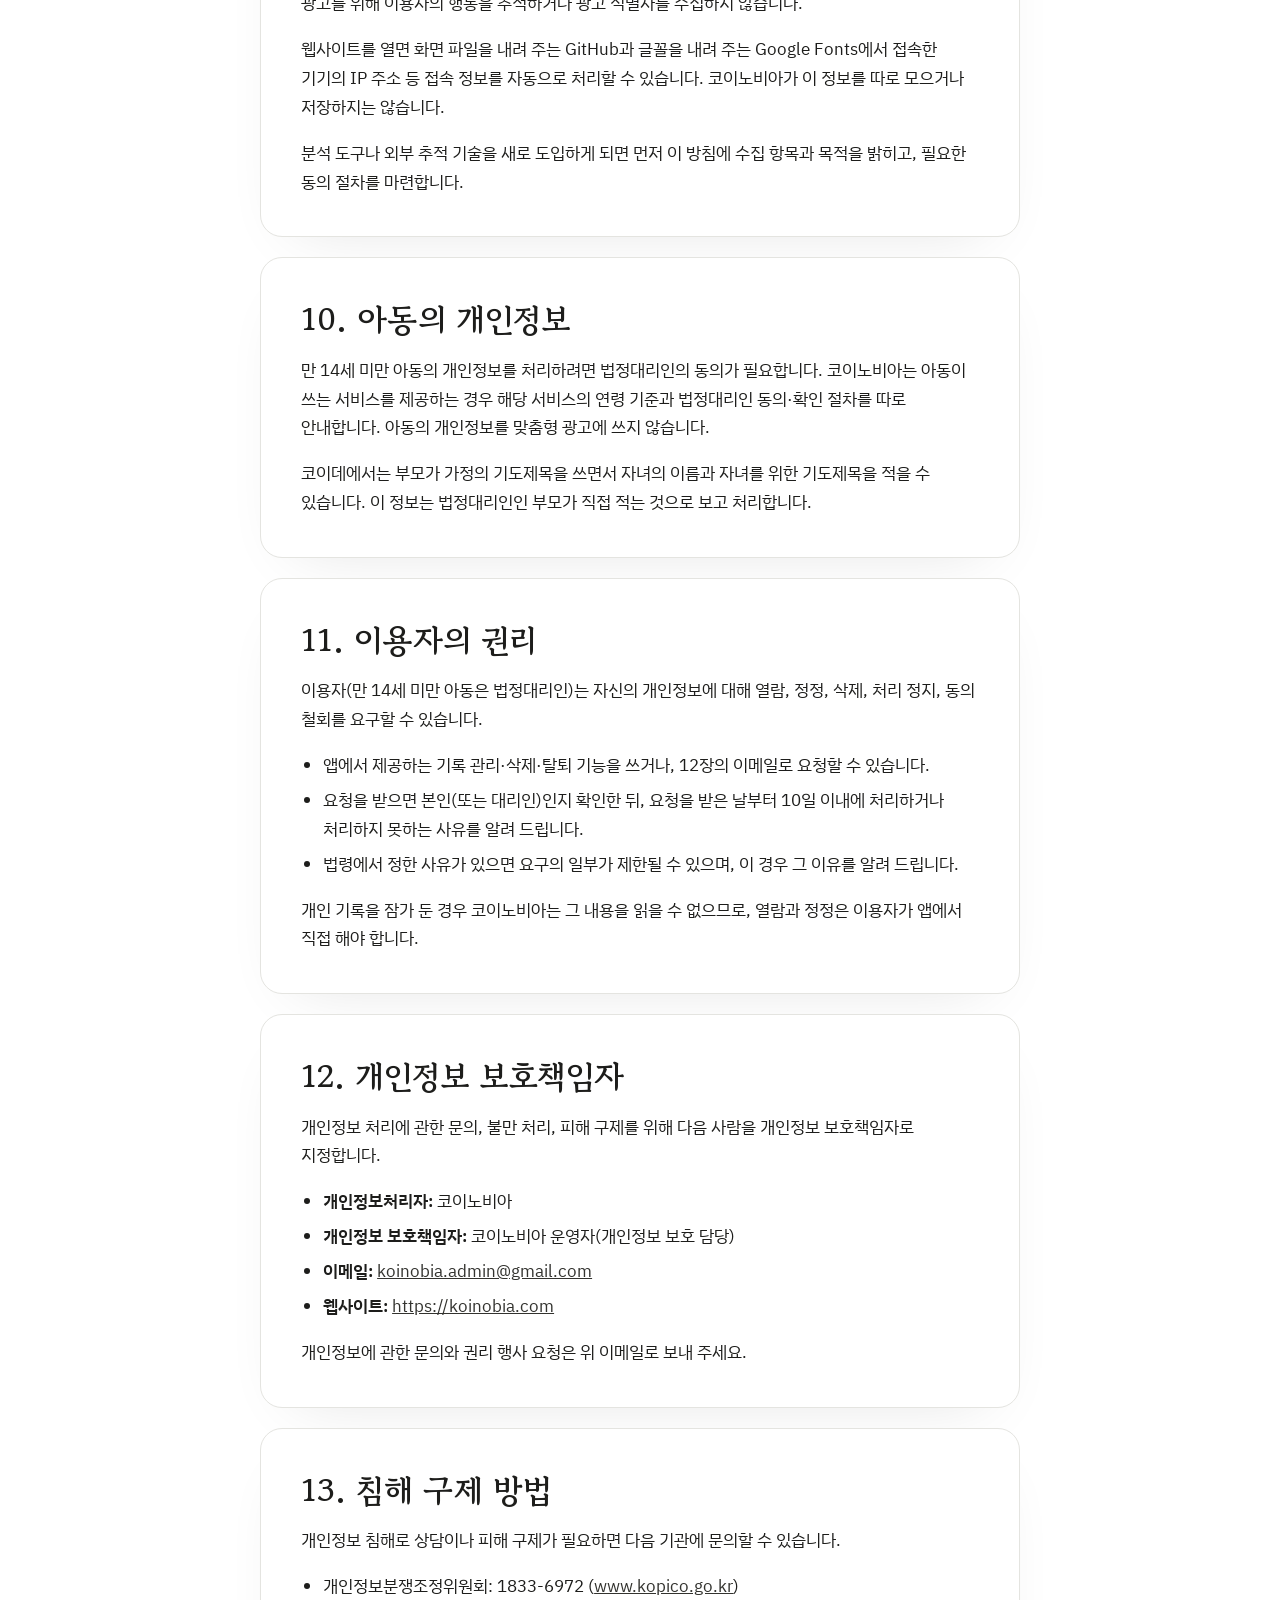
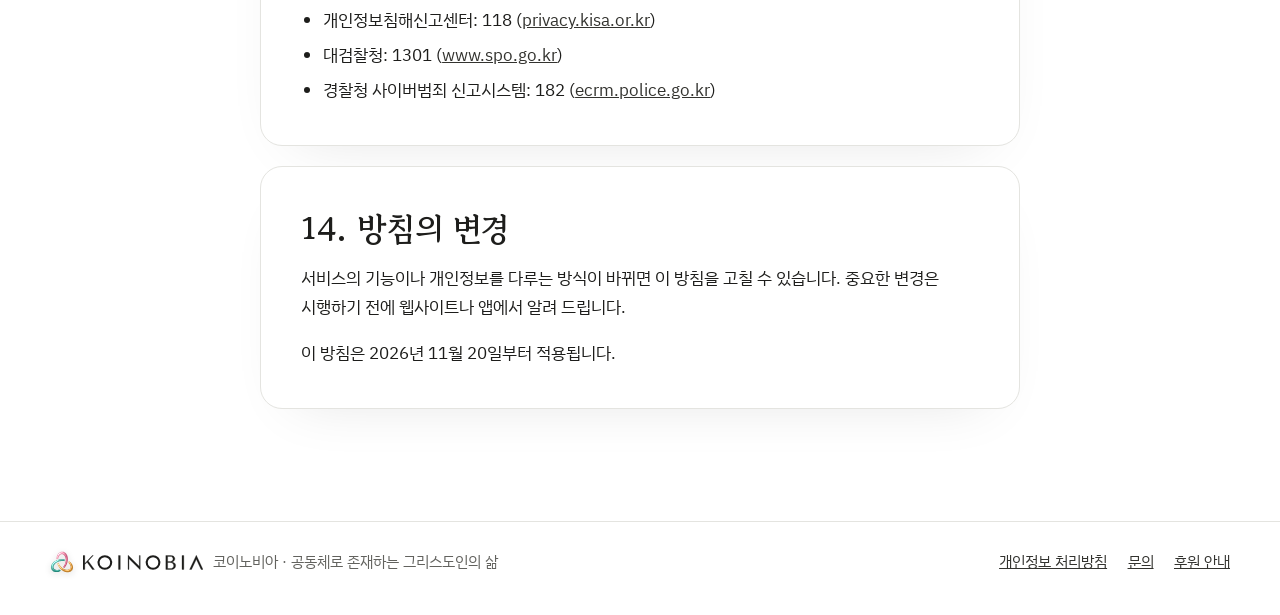
<file: privacy/index.html>
<!doctype html>
<html lang="ko">
<head>
<meta charset="utf-8">
<meta name="viewport" content="width=device-width, initial-scale=1, viewport-fit=cover">
<title>개인정보 처리방침 · 코이노비아</title>
<meta name="description" content="코이노비아가 어떤 개인정보를 왜 처리하고, 얼마나 보관하며, 어떻게 지키는지 안내합니다.">
<meta name="theme-color" content="#FFFFFF">
<meta property="og:type" content="website">
<meta property="og:title" content="개인정보 처리방침 · 코이노비아">
<meta property="og:description" content="코이노비아가 어떤 개인정보를 왜 처리하고, 얼마나 보관하며, 어떻게 지키는지 안내합니다.">
<meta property="og:image" content="https://koinobia.com/og.png">
<meta property="og:url" content="https://koinobia.com/privacy/">
<link rel="icon" href="/icons/favicon.svg" type="image/svg+xml">
<link rel="icon" href="/icons/favicon-32.png" type="image/png" sizes="32x32">
<link rel="preconnect" href="https://fonts.googleapis.com">
<link rel="preconnect" href="https://fonts.gstatic.com" crossorigin>
<link rel="stylesheet" href="https://fonts.googleapis.com/css2?family=Gowun+Batang:wght@700&family=IBM+Plex+Sans+KR:wght@400;500;600&display=swap">
<link rel="stylesheet" href="/page.css?v=20261123b">
<link rel="stylesheet" href="/tabs.css?v=20261123b">
</head>
<body data-tab="privacy">
<header class="nav gut">
  <div class="nav-in box">
    <a class="brand" href="/" id="brand" aria-label="코이노비아 홈"></a>
    <nav class="toplinks" id="toplinks" aria-label="메뉴"></nav>
  </div>
</header>
<main class="gut">
  <div class="narrow">
    <div class="head">
      <p class="eyebrow">안내</p>
      <h1 class="title">개인정보 처리방침</h1>
      <p class="lead">코이노비아는 기도와 말씀, 삶의 자람을 돕는 서비스를 제공합니다. 이용자의 개인정보와 신앙에 관한 기록이 소중하다고 생각하며, 특히 기도제목과 개인적인 묵상은 신중하게 지켜야 한다고 믿습니다.</p>
      <p class="pdate">시행일: 2026년 11월 20일</p>
    </div>
    <!-- 이 페이지의 글은 모두 합쇼체(~습니다)로 씁니다. 고칠 때도 말투를 맞춰 주세요.
         서비스가 실제로 하는 일과 이 글이 어긋나면 안 됩니다. 앱의 저장·공개 방식이 바뀌면 이 글을 먼저(또는 함께) 고치고, 맨 아래 시행일도 바꿔 주세요 -->
    <div class="body">
      <!-- 한눈에 보기 -->
      <section class="card prose">
        <h2 class="h2">한눈에 보기</h2>
        <p>아래는 쉽게 풀어 쓴 요약입니다. 자세한 내용과 법에서 요구하는 사항은 이어지는 본문에 있습니다.</p>
        <ul>
          <li><b>최소한의 정보만 받습니다.</b> 카카오 또는 구글로 로그인할 때 전달되는 정보와, 이용자가 앱에 직접 쓴 기록, 공동체 연결에 필요한 정보만 다룹니다.</li>
          <li><b>코이데 개인 기록 및 디다코 개인 기록은 기기에서 먼저 암호화합니다.</b> 서버에는 암호화한 글만 보관하고, 열쇠가 되는 비밀 문구는 어디에도 저장하지 않으므로 운영자도 읽을 수 없습니다.</li>
          <li><b>공동체에 나눈 기도제목은 내가 정한 범위에서만 보입니다.</b> 다만 이 기록은 공동체가 함께 읽어야 하므로 개인 노트와 달리 암호화되지 않습니다. 자세한 내용은 3장에 솔직하게 적었습니다.</li>
          <li><b>광고하지 않고, 판매하지 않고, 따라다니며 추적하지 않습니다.</b> 신앙생활에 순위나 점수를 매기지도 않습니다.</li>
        </ul>
      </section>
      <!-- 차례 -->
      <section class="card prose">
        <h2 class="h2">차례</h2>
        <ol class="toc">
          <li><a href="#s1">적용 범위</a></li>
          <li><a href="#s2">처리하는 개인정보와 보유기간</a></li>
          <li><a href="#s3">기도와 신앙 관련 기록의 보호</a></li>
          <li><a href="#s4">제3자 제공과 공동체 안의 공유</a></li>
          <li><a href="#s5">개인정보 처리업무의 위탁과 외부 서비스</a></li>
          <li><a href="#s6">개인정보의 국외 이전</a></li>
          <li><a href="#s7">보유와 파기</a></li>
          <li><a href="#s8">안전성 확보 조치</a></li>
          <li><a href="#s9">기기 내 저장소와 자동 수집 정보</a></li>
          <li><a href="#s10">아동의 개인정보</a></li>
          <li><a href="#s11">이용자의 권리</a></li>
          <li><a href="#s12">개인정보 보호책임자</a></li>
          <li><a href="#s13">침해 구제 방법</a></li>
          <li><a href="#s14">방침의 변경</a></li>
        </ol>
      </section>
      <!-- 1 -->
      <section class="card prose">
        <h2 class="h2" id="s1">1. 적용 범위</h2>
        <p>이 방침은 코이노비아 웹사이트(koinobia.com)와 코이노비아가 운영하는 다음 서비스에 적용됩니다.</p>
        <ul>
          <li><b>코이데(KOIDE)</b> ─ 개인 기도 노트, 공동체 기도</li>
          <li><b>디다코(DIDAKO)</b> ─ 말씀 탐구, 개인 질문·발견 기록, 공동체 성경공부</li>
          <li><b>텔리오(TELIO)</b> ─ 개인의 계획, 삶의 자람 기록 (현재 준비 중이며, 서비스를 시작하기 전에 이 방침에 반영합니다)</li>
        </ul>
        <p>세 앱은 저장 방식과 공개 범위가 서로 다릅니다. 앱마다 달라지는 부분은 아래 본문에서 따로 밝혔습니다.</p>
      </section>
      <!-- 2 -->
      <section class="card prose">
        <h2 class="h2" id="s2">2. 처리하는 개인정보와 보유기간</h2>
        <p>코이노비아는 서비스를 제공하는 데 필요한 최소한의 개인정보만 처리합니다.</p>
        <p class="tbl-hint">← 표는 옆으로 밀어서 볼 수 있습니다 →</p>
        <div class="tbl-wrap"><table class="ptable">
          <thead><tr><th>구분</th><th>처리 목적</th><th>처리 항목</th><th>보유기간</th></tr></thead>
          <tbody>
            <tr><th>가입·로그인</th><td>이용자 확인, 계정 관리</td><td>카카오 로그인: 카카오 회원번호, 닉네임<br>구글 로그인: 이메일 주소, 이름<br>로그인 상태를 유지하기 위한 표시값</td><td>회원 탈퇴 시까지. 로그인 유지 표시는 만료되면 삭제</td></tr>
            <tr><th>공동체 이용</th><td>교회·부서·모임 연결, 구성원 관리</td><td>소속 교회·부서·모임, 가정 이름과 가족 표기(자녀 등), 역할(리더 등), 연결 요청과 승인 기록</td><td>공동체 연결을 해제하거나 탈퇴할 때까지. 떠난 가정의 기록은 떠난 날부터 12개월이 지나면 삭제 대상이 됨</td></tr>
            <tr><th>공동체 기도</th><td>기도제목 나눔, 함께 기도</td><td>이용자가 쓴 기도제목(내용·대상·월·상태·공개 범위), '기도했어요'를 누른 기록(시각, 누른 사람, 기도한 대상)</td><td>이용자가 삭제하거나 공동체 연결을 해제·탈퇴할 때까지(위와 같은 12개월 기준). 기간이 정해진 소모임의 기록은 종료일(최대 1년)이 지나면 삭제</td></tr>
            <tr><th>개인 기록</th><td>코이데 개인 노트와 디다코 개인 기록의 보관, 다른 기기와의 동기화</td><td>기기에서 암호화한 기록(알아볼 수 없는 글자 덩어리)과 암호화에 쓰이는 보조값, 맡긴 시각. 동기화를 켠 경우에만 서버에 보관하며, 켜지 않으면 서버로 보내지 않음</td><td>이용자가 삭제하거나 탈퇴할 때까지</td></tr>
            <tr><th>서비스 운영</th><td>오류 확인, 보안 관리, 서비스 개선, 이름을 알 수 없는 합계 통계의 연구·발표</td><td>오류 기록(요청 이름과 종류), 변경 기록(누가 언제 무엇을 바꿨는지. 기도제목·남기기 등의 내용은 제외), 이용 기록(로그인 계정을 알아보는 번호, 사용한 화면·기능의 이름, 이용 시각(기기 시계 기준 포함), 머문 시간 같은 숫자 하나, 기기 폭, 홈 화면 앱 여부, 앱 판. 이름과 기도제목, 남기기 등 직접 쓴 글은 제외), 그 달에 앱을 연 가정</td><td>오류 기록 30일, 변경 기록 13개월, 접속 기록 1년, 이용 기록 13개월(그 뒤에는 개인을 알아볼 수 없는 월별 합계만 남기고 원본 삭제. 계정을 삭제하면 함께 삭제)</td></tr>
            <tr><th>교회 신청</th><td>코이데 교회 이용 신청의 확인, 신청한 분께 연락, 교회 만들기</td><td>신청한 교역자의 로그인 계정, 지역, 교회 이름, 교단, 대표 목사님 이름, 연락처(전화번호 또는 이메일), 대략 인원, 교회 소개 주소(선택), 동의한 시각, 처리 결과와 거절 사유. 신청서는 코이노비아 운영자(앱 관리자)만 봅니다</td><td>신청을 취소하면 바로 삭제. 거절은 7일, 검토를 기다리는 신청은 90일, 교회를 만든 뒤 첫 관리자로 시작하기 전은 90일이 지나면 삭제. 첫 관리자로 시작하거나 탈퇴하면 바로 삭제</td></tr>
            <tr><th>의견·문의</th><td>의견 접수, 문의 답변, 오류 해결</td><td>의견함에 남긴 글(이름을 밝히지 않으면 가정과 이름은 남기지 않음), 이메일로 문의할 때 보낸 주소와 내용</td><td>의견함 13개월, 이메일 문의는 처리를 마친 뒤 1년</td></tr>
          </tbody>
        </table></div>
        <p>카카오와 구글이 전달하는 정보는 각 로그인 동의 화면에서 확인할 수 있습니다. 전화번호·생년월일처럼 서비스에 필요하지 않은 정보는 이용하지 않습니다.</p>
        <h3>처리의 근거</h3>
        <ul>
          <li>가입, 로그인, 공동체 이용, 기록 저장은 이용자가 요청한 서비스를 제공하는 데 필요한 범위에서 처리합니다.</li>
          <li>기도제목과 개인 기록에는 종교적 신념이 드러날 수 있어 민감정보로 보고 다룹니다. 이용을 시작할 때 처리 방식을 안내하고, 별도의 동의를 받아 처리합니다.</li>
          <li>교회 신청서는 신청할 때 수집 항목과 이용 목적(신청 확인과 연락)을 안내하고 동의를 받아 처리합니다. 동의하지 않으면 신청할 수 없지만, 개인 기도 노트 등 다른 기능은 그대로 쓸 수 있습니다.</li>
          <li>그 밖에 동의가 필요한 처리는 동의를 받으며, 이용자는 언제든 동의를 철회할 수 있습니다.</li>
        </ul>
      </section>
      <!-- 3 -->
      <section class="card prose">
        <h2 class="h2" id="s3">3. 기도와 신앙 관련 기록의 보호</h2>
        <p>기도제목, 말씀 앞에서 남긴 질문과 발견, 개인적인 묵상에는 이용자의 신앙과 사생활이 담깁니다. 코이노비아는 이런 기록을 특별히 신중하게 다루며 다음 원칙을 지킵니다.</p>
        <h3>① 개인 기록은 이용자의 것입니다</h3>
        <p>개인 기록은 이용자가 정한 범위 안에서만 처리하며, 다른 구성원에게 자동으로 공개하지 않습니다. 공동체에 나누는 기록은 이용자가 공개 범위와 내용을 확인한 뒤에만 나눌 수 있게 합니다.</p>
        <h3>② 코이데 개인 기록과 디다코 개인 기록은 기기에서 잠급니다</h3>
        <p>이 기록은 이용자의 기기 안에서, 이용자가 정한 비밀 문구로 만든 열쇠로 먼저 암호화합니다(PBKDF2로 열쇠를 만들고 AES-256-GCM으로 암호화합니다). 동기화를 켜면 잠긴 글만 서버에 맡깁니다.</p>
        <p>비밀 문구와 복구용 낱말은 앱도 서버도 기억하지 않습니다. 그래서 운영자가 서버를 열어 보아도 내용을 읽을 수 없습니다. 같은 이유로, 비밀 문구와 복구용 낱말을 모두 잃으면 코이노비아도 기록을 되살릴 수 없습니다.</p>
        <h3>③ 공동체에 나눈 기도제목은 암호화되지 않습니다</h3>
        <p>공동체에 나눈 기도제목은 구성원이 함께 읽을 수 있어야 하므로, 앱이 읽을 수 있는 형태로 서버에 저장됩니다. 따라서 서버에 접근할 수 있는 권한이 있는 운영자는 기술적으로 이 내용에 접근할 수 있습니다. 코이노비아는 오류 해결 등 서비스 운영에 꼭 필요한 경우가 아니면 이 내용을 열람하지 않으며, 서버 접근 권한을 필요한 사람에게만 부여합니다.</p>
        <p>이 기록은 이용자가 정한 공개 범위(예: 리더에게만, 같은 모임 구성원에게)에 따라서만 다른 구성원에게 보입니다.</p>
        <h3>④ 관리자에게는 합계한 통계만 보입니다</h3>
        <p>교회·부서 관리자가 보는 분석 화면은 부서나 모임 단위의 합계입니다. 가정별 숫자나 순위는 보여 주지 않습니다. 기도제목이 어떤 주제에 많은지 알려 주기 위해 서버가 기도제목을 키워드로 나누어 세지만, 나눈 결과는 따로 저장하지 않고 주제별 개수만 보여 줍니다.</p>
        <p>단,  분류에 쓰는 키워드를 다듬게 하기 위해서 목사님·장로님 등 교역자에게는 주제 분류에서 '기타'로 빠진 공개 기도제목의 문구가 가정 이름 없이 보입니다.</p>
        <h3>⑤ 평가하지 않고, 광고에 쓰지 않습니다</h3>
        <p>이용자의 기도와 신앙생활을 다른 사람과 견주는 순위나 점수로 평가하지 않습니다. 개인 기록을 광고나 마케팅에 쓰지 않습니다.</p>
      </section>
      <!-- 4 -->
      <section class="card prose">
        <h2 class="h2" id="s4">4. 제3자 제공과 공동체 안의 공유</h2>
        <p>코이노비아는 이용자의 개인정보를 판매하지 않으며, 광고를 위해 외부에 제공하지 않습니다. 법령에 근거가 있거나 이용자가 동의한 경우가 아니면 제3자에게 제공하지 않습니다.</p>
        <p>다만 공동체 기능을 쓰면 이용자가 고른 범위에서 다른 구성원에게 정보가 보입니다. 예를 들어 코이데에서는 이용자가 나눈 기도제목이 같은 교회·모임의 권한 있는 구성원에게 보일 수 있습니다. 누구에게 어디까지 보이는지는 앱의 기능, 이용자의 설정, 공동체 안의 역할에 따라 정해집니다.</p>
        <p>제3자 제공이 생기면 제공받는 자, 목적, 항목, 보유기간을 법령에 따라 미리 안내하고 필요한 동의를 받습니다.</p>
      </section>
      <!-- 5 -->
      <section class="card prose">
        <h2 class="h2" id="s5">5. 개인정보 처리업무의 위탁과 외부 서비스</h2>
        <p>코이노비아는 서비스를 운영하기 위해 다음 외부 서비스를 이용합니다.</p>
        <p class="tbl-hint">← 표는 옆으로 밀어서 볼 수 있습니다 →</p>
        <div class="tbl-wrap"><table class="ptable">
          <thead><tr><th>서비스</th><th>맡기는 일</th><th>쓰는 곳</th></tr></thead>
          <tbody>
            <tr><th>Supabase</th><td>계정 인증, 데이터 저장, 서버 기능</td><td>코이데, 디다코, 텔리오</td></tr>
            <tr><th>Google</th><td>구글 로그인. </td><td>코이데, 디다코, 텔리오</td></tr>
            <tr><th>Kakao</th><td>카카오 로그인</td><td>코이데, 디다코, 텔리오</td></tr>
            <tr><th>GitHub</th><td>웹사이트와 앱 화면 파일 제공(호스팅)</td><td>웹사이트, 코이데, 디다코</td></tr>
          </tbody>
        </table></div>
        <p>이 서비스들의 성격은 서로 다릅니다.</p>
        <ul>
          <li>Supabase는 코이노비아가 개인정보 처리를 맡기는 수탁자입니다.</li>
          <li>카카오·구글 로그인은 이용자가 직접 골라 인증하는 방식입니다. 이용자가 로그인 동의 화면에서 동의한 정보만 코이노비아로 전달됩니다.</li>
          <li>GitHub은 화면 파일을 내려 주는 일을 합니다. 이용자가 앱에 쓴 기록은 GitHub에 저장되지 않습니다.</li>
        </ul>
        <p>처리를 맡길 때에는 관계 법령에 따라 개인정보가 안전하게 처리되도록 필요한 조치를 합니다. 맡기는 서비스가 바뀌면 이 표를 고쳐 안내합니다.</p>
      </section>
      <!-- 6 -->
      <section class="card prose">
        <h2 class="h2" id="s6">6. 개인정보의 국외 이전</h2>
        <p>위 외부 서비스는 해외 사업자이거나 해외 서버를 쓰므로, 이용자의 개인정보가 국외에서 처리·보관됩니다. 서비스를 이용하는 동안 이용자의 기기에서 해당 서비스로 암호화된 통신으로 전송됩니다.</p>
        <p class="tbl-hint">← 표는 옆으로 밀어서 볼 수 있습니다 →</p>
        <div class="tbl-wrap"><table class="ptable">
          <thead><tr><th>이전받는 자</th><th>이전되는 국가</th><th>이전되는 항목</th><th>이용 목적과 보유·이용 기간</th></tr></thead>
          <tbody>
            <tr><th>Supabase Inc.</th><td>대한민국(서울 지역 서버에 저장). 운영사가 미국 법인이라 기술 지원 등을 위해 국외에서 접근할 수 있음</td><td>2장 표의 가입·로그인, 공동체 이용, 공동체 기도, 개인 기록(잠긴 상태), 교회 신청, 서비스 운영 항목</td><td>계정 인증과 데이터 저장. 2장 표의 보유기간과 같음</td></tr>
            <tr><th>Google LLC</th><td>미국 등 구글 데이터센터가 있는 국가</td><td>구글 로그인 정보(이메일 주소, 이름).</td><td>로그인 인증</td></tr>
          </tbody>
        </table></div>
        <p>이전받는 자의 연락처와 개인정보 처리 안내는 각 회사의 개인정보 처리방침에서 확인할 수 있습니다: <a href="https://supabase.com/privacy" rel="noopener">Supabase</a>, <a href="https://policies.google.com/privacy" rel="noopener">Google</a>.</p>
        <p>국외 이전을 원하지 않는 이용자는 가입이나 로그인을 하지 않을 수 있고, 이미 이용 중이면 탈퇴와 삭제를 요청할 수 있습니다. 다만 코이노비아의 계정과 저장 기능이 이 서비스들 위에서 돌아가므로, 국외 이전을 거부하면 서비스를 이용할 수 없습니다.</p>
      </section>
      <!-- 7 -->
      <section class="card prose">
        <h2 class="h2" id="s7">7. 보유와 파기</h2>
        <p>개인정보는 처리 목적을 이루었거나 보유기간이 끝나면 지체 없이 파기합니다. 다만 법령에 따라 보존해야 하는 경우에는 그 기간 동안 따로 보관합니다.</p>
        <p>전자 파일 형태의 개인정보는 복구하거나 되살릴 수 없는 방법으로 삭제합니다. 삭제한 정보가 저장 서비스의 백업에 일정 기간 남을 수 있으며, 이 경우 백업 보존 기간이 지나면 함께 사라집니다.</p>
        <p>공동체 연결을 해제하는 것과 계정을 탈퇴하는 것은 다릅니다. 연결을 해제하면 공동체 안의 기록이 정리 대상이 되고, 탈퇴하면 계정과 개인 기록까지 삭제됩니다. 이용자는 보유기간이 끝나기 전이라도 삭제를 요청할 수 있습니다.</p>
      </section>
      <!-- 8 -->
      <section class="card prose">
        <h2 class="h2" id="s8">8. 안전성 확보 조치</h2>
        <p>코이노비아는 개인정보를 지키기 위해 다음 조치를 하고, 운영하면서 계속 점검합니다.</p>
        <ul>
          <li>역할에 따른 접근 권한 관리: 이용자, 리더, 교역자, 관리자가 볼 수 있는 범위를 나눕니다.</li>
          <li>개인 기록의 기기 내 암호화(3장 참고)</li>
          <li>전송 구간 보호: 앱과 서버 사이는 암호화된 통신(HTTPS)으로 주고받습니다.</li>
          <li>로그인 유지 표시는 로그인 서비스(Supabase)가 관리하거나 원문 대신 변환한 값만 저장합니다. 교회 코드와 초대 링크는 여러 사람이 함께 쓰는 값이라 그대로 저장하되, 관리자가 멈추거나 기간이 지나면 쓸 수 없게 합니다.</li>
          <li>서버 비밀키와 인증 정보를 안전하게 관리하고, 서버 접근 권한을 필요한 사람에게만 줍니다.</li>
          <li>불필요한 개인정보 수집 제한, 오래된 기록의 정기 삭제</li>
          <li>오류와 보안 문제가 생겼을 때의 점검과 대응</li>
        </ul>
      </section>
      <!-- 9 -->
      <section class="card prose">
        <h2 class="h2" id="s9">9. 기기 내 저장소와 자동 수집 정보</h2>
        <p>앱은 로그인 상태 유지, 화면 설정, 개인 기록의 잠금 열쇠 보관을 위해 이용자 기기의 브라우저 저장소(쿠키, 로컬 저장소)를 사용합니다. 브라우저 설정에서 사이트 데이터를 삭제하거나 제한할 수 있습니다. 다만 로그인이 풀리거나 일부 기능이 동작하지 않을 수 있고, 기기에 보관한 잠금 열쇠를 지우면 다음에 비밀 문구를 다시 입력해야 합니다.</p>
        <p>앱은 서비스 개선을 위해 2장에서 밝힌 이용 기록(사용한 화면과 기능, 이용 시각과 머문 시간 같은 숫자, 로그인 계정을 알아보는 번호)을 남깁니다. 이름과 기도제목, 직접 쓴 글은 포함되지 않습니다. 운영자는 합계한 통계로만 보며 개인별 기록을 열람하지 않습니다. 통계는 앱 전체 합계로만 보고, 교회나 사람별로 나누어 보지 않습니다.</p>
        <p>이용 기록은 개인을 알아볼 수 없는 앱 전체 합계 통계로만 연구와 발표(논문, 학회, 보고서)에 쓸 수 있습니다. 사용하는 분이 적은 기간에는 합계 숫자가 작게 나올 수 있습니다. 개인별 기록, 교회·공동체별 수치, 로그인 번호, 이름, 기도제목과 직접 쓴 글은 연구에 쓰지 않으며, 연구를 위해 이용 기록의 종류를 새로 늘리게 되면 먼저 이 방침에 알립니다.</p>
        <p>이용 기록은 거부할 수 있습니다. 코이데는 더보기 › 앱 설정에서 '이용 통계 보내기'를 끄면 그 기기에서는 더 보내지 않습니다. 이미 보낸 기록은 13개월 뒤 월별 합계로 바뀌고, 계정을 삭제하면 함께 삭제됩니다. 디다코는 이용 기록을 남기기 전에 같은 설정을 갖춥니다.</p>
        <p>광고를 위해 이용자의 행동을 추적하거나 광고 식별자를 수집하지 않습니다.</p>
        <p>웹사이트를 열면 화면 파일을 내려 주는 GitHub과 글꼴을 내려 주는 Google Fonts에서 접속한 기기의 IP 주소 등 접속 정보를 자동으로 처리할 수 있습니다. 코이노비아가 이 정보를 따로 모으거나 저장하지는 않습니다.</p>
        <p>분석 도구나 외부 추적 기술을 새로 도입하게 되면 먼저 이 방침에 수집 항목과 목적을 밝히고, 필요한 동의 절차를 마련합니다.</p>
      </section>
      <!-- 10 -->
      <section class="card prose">
        <h2 class="h2" id="s10">10. 아동의 개인정보</h2>
        <p>만 14세 미만 아동의 개인정보를 처리하려면 법정대리인의 동의가 필요합니다. 코이노비아는 아동이 쓰는 서비스를 제공하는 경우 해당 서비스의 연령 기준과 법정대리인 동의·확인 절차를 따로 안내합니다. 아동의 개인정보를 맞춤형 광고에 쓰지 않습니다.</p>
        <p>코이데에서는 부모가 가정의 기도제목을 쓰면서 자녀의 이름과 자녀를 위한 기도제목을 적을 수 있습니다. 이 정보는 법정대리인인 부모가 직접 적는 것으로 보고 처리합니다.</p>
      </section>
      <!-- 11 -->
      <section class="card prose">
        <h2 class="h2" id="s11">11. 이용자의 권리</h2>
        <p>이용자(만 14세 미만 아동은 법정대리인)는 자신의 개인정보에 대해 열람, 정정, 삭제, 처리 정지, 동의 철회를 요구할 수 있습니다.</p>
        <ul>
          <li>앱에서 제공하는 기록 관리·삭제·탈퇴 기능을 쓰거나, 12장의 이메일로 요청할 수 있습니다.</li>
          <li>요청을 받으면 본인(또는 대리인)인지 확인한 뒤, 요청을 받은 날부터 10일 이내에 처리하거나 처리하지 못하는 사유를 알려 드립니다.</li>
          <li>법령에서 정한 사유가 있으면 요구의 일부가 제한될 수 있으며, 이 경우 그 이유를 알려 드립니다.</li>
        </ul>
        <p>개인 기록을 잠가 둔 경우 코이노비아는 그 내용을 읽을 수 없으므로, 열람과 정정은 이용자가 앱에서 직접 해야 합니다.</p>
      </section>
      <!-- 12 -->
      <section class="card prose">
        <h2 class="h2" id="s12">12. 개인정보 보호책임자</h2>
        <p>개인정보 처리에 관한 문의, 불만 처리, 피해 구제를 위해 다음 사람을 개인정보 보호책임자로 지정합니다.</p>
        <ul>
          <li><b>개인정보처리자:</b> 코이노비아</li>
          <li><b>개인정보 보호책임자:</b> 코이노비아 운영자(개인정보 보호 담당)</li>
          <li><b>이메일:</b> <a href="mailto:koinobia.admin@gmail.com">koinobia.admin@gmail.com</a></li>
          <li><b>웹사이트:</b> <a href="https://koinobia.com">https://koinobia.com</a></li>
        </ul>
        <p>개인정보에 관한 문의와 권리 행사 요청은 위 이메일로 보내 주세요.</p>
      </section>
      <!-- 13 -->
      <section class="card prose">
        <h2 class="h2" id="s13">13. 침해 구제 방법</h2>
        <p>개인정보 침해로 상담이나 피해 구제가 필요하면 다음 기관에 문의할 수 있습니다.</p>
        <ul>
          <li>개인정보분쟁조정위원회: 1833-6972 (<a href="https://www.kopico.go.kr" rel="noopener">www.kopico.go.kr</a>)</li>
          <li>개인정보침해신고센터: 118 (<a href="https://privacy.kisa.or.kr" rel="noopener">privacy.kisa.or.kr</a>)</li>
          <li>대검찰청: 1301 (<a href="https://www.spo.go.kr" rel="noopener">www.spo.go.kr</a>)</li>
          <li>경찰청 사이버범죄 신고시스템: 182 (<a href="https://ecrm.police.go.kr" rel="noopener">ecrm.police.go.kr</a>)</li>
        </ul>
      </section>
      <!-- 14 -->
      <section class="card prose">
        <h2 class="h2" id="s14">14. 방침의 변경</h2>
        <p>서비스의 기능이나 개인정보를 다루는 방식이 바뀌면 이 방침을 고칠 수 있습니다. 중요한 변경은 시행하기 전에 웹사이트나 앱에서 알려 드립니다.</p>
        <p>이 방침은 2026년 11월 20일부터 적용됩니다.</p>
      </section>
    </div>
  </div>
</main>
<footer class="foot gut">
  <div class="foot-in box">
    <span class="foot-brand" id="footBrand"></span>
    <span class="foot-links" id="foot"></span>
  </div>
</footer>
<script src="/site.js?v=20261127"></script>
<script src="/tabs.js?v=20261124b"></script>
</body>
</html>
</file>
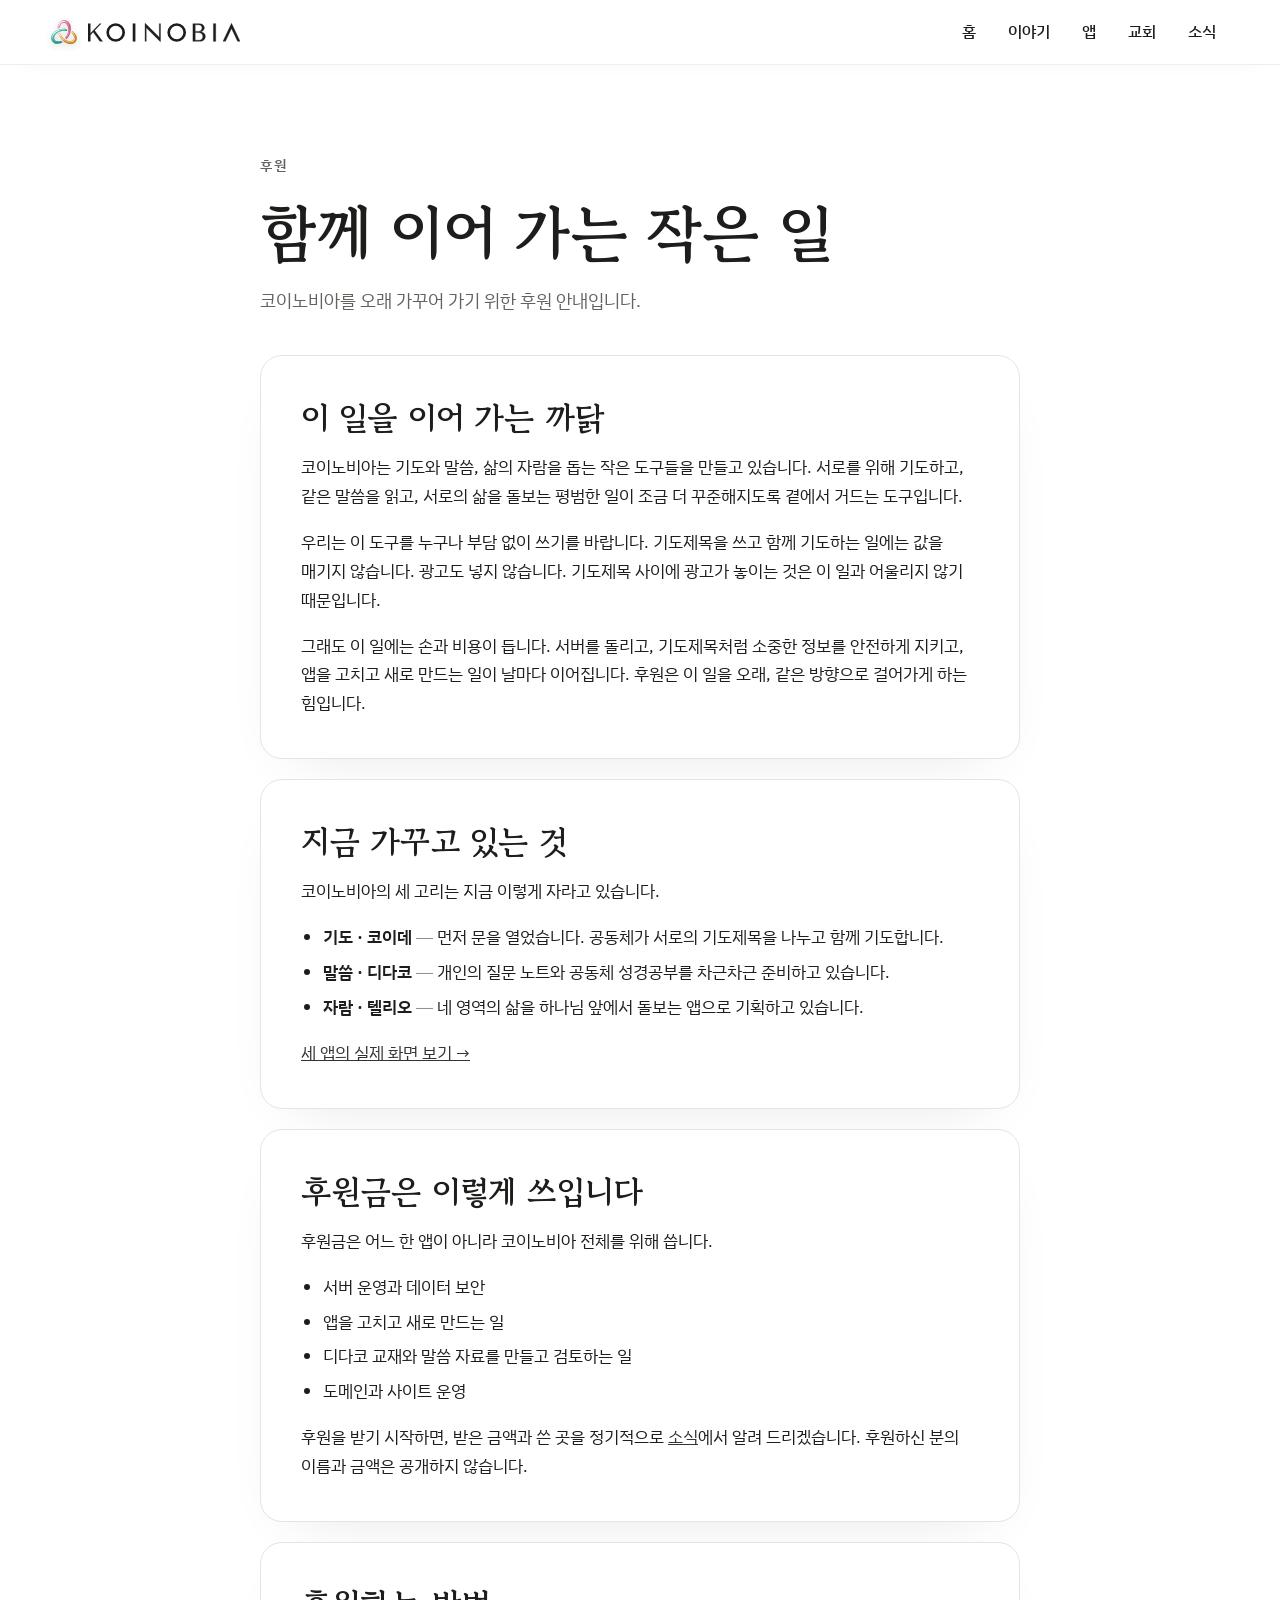
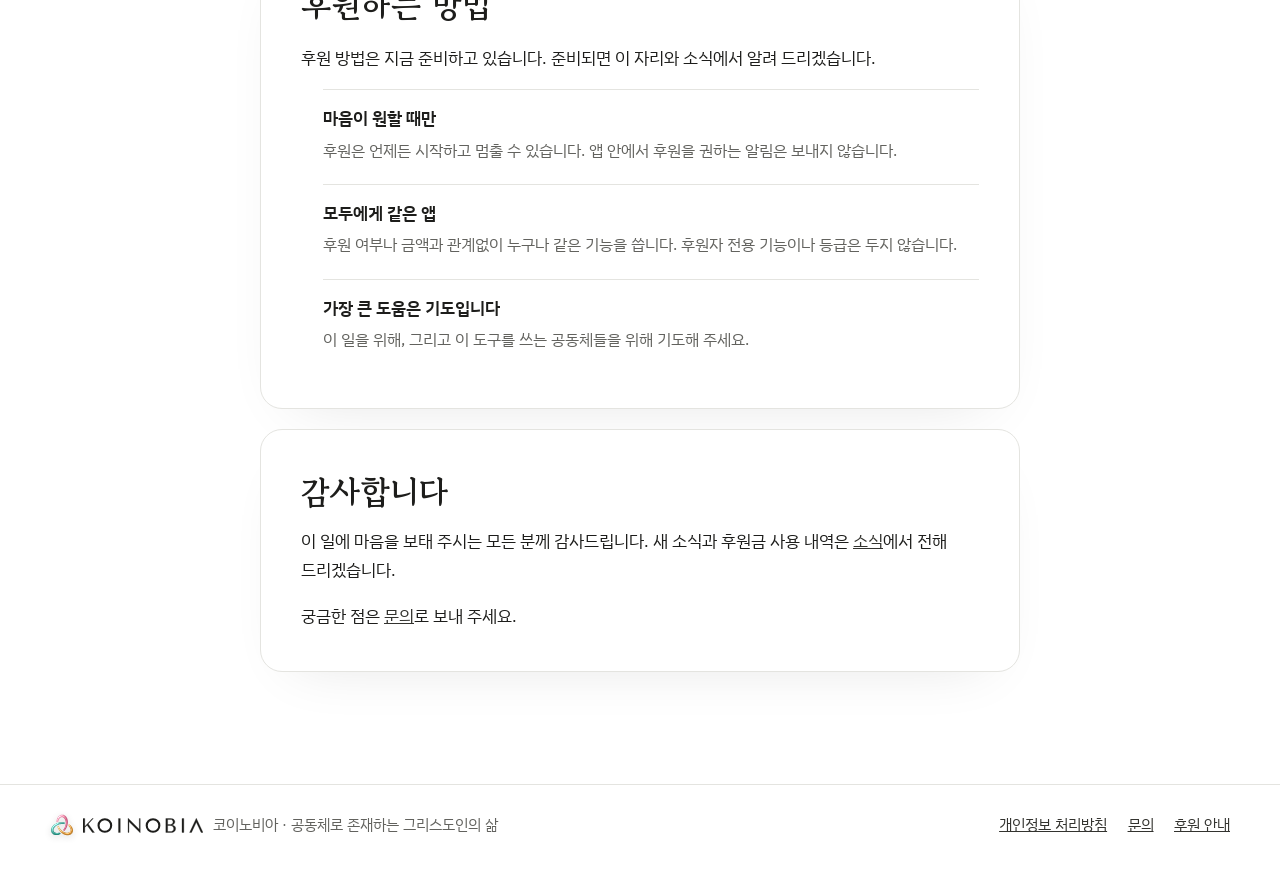
<file: support/index.html>
<!doctype html>
<html lang="ko">
<head>
<meta charset="utf-8">
<meta name="viewport" content="width=device-width, initial-scale=1, viewport-fit=cover">
<title>후원 안내 · 코이노비아</title>
<meta name="description" content="코이노비아를 오래 가꾸어 가기 위한 후원 안내입니다.">
<meta name="theme-color" content="#FFFFFF">
<meta property="og:type" content="website">
<meta property="og:title" content="후원 안내 · 코이노비아">
<meta property="og:description" content="코이노비아를 오래 가꾸어 가기 위한 후원 안내입니다.">
<meta property="og:image" content="https://koinobia.com/og.png">
<meta property="og:url" content="https://koinobia.com/support/">
<link rel="icon" href="/icons/favicon.svg" type="image/svg+xml">
<link rel="icon" href="/icons/favicon-32.png" type="image/png" sizes="32x32">
<link rel="preconnect" href="https://fonts.googleapis.com">
<link rel="preconnect" href="https://fonts.gstatic.com" crossorigin>
<link rel="stylesheet" href="https://fonts.googleapis.com/css2?family=Gowun+Batang:wght@700&family=IBM+Plex+Sans+KR:wght@400;500;600&display=swap">
<link rel="stylesheet" href="/page.css?v=20261123b">
<link rel="stylesheet" href="/tabs.css?v=20261123b">
</head>
<body data-tab="support">
<header class="nav gut">
  <div class="nav-in box">
    <a class="brand" href="/" id="brand" aria-label="코이노비아 홈"></a>
    <nav class="toplinks" id="toplinks" aria-label="메뉴"></nav>
  </div>
</header>
<main class="gut">
  <div class="narrow">
    <div class="head">
      <p class="eyebrow">후원</p>
      <h1 class="title">함께 이어 가는 작은 일</h1>
      <p class="lead">코이노비아를 오래 가꾸어 가기 위한 후원 안내입니다.</p>
    </div>
    <!-- 이 페이지의 글은 모두 합쇼체(~습니다)로 씁니다. 고칠 때도 말투를 맞춰 주세요 -->
    <div class="body">
      <!-- ① 이 일을 이어 가는 까닭 -->
      <section class="card prose">
        <h2 class="h2">이 일을 이어 가는 까닭</h2>
        <p>코이노비아는 기도와 말씀, 삶의 자람을 돕는 작은 도구들을 만들고 있습니다. 서로를 위해 기도하고, 같은 말씀을 읽고, 서로의 삶을 돌보는 평범한 일이 조금 더 꾸준해지도록 곁에서 거드는 도구입니다.</p>
        <p>우리는 이 도구를 누구나 부담 없이 쓰기를 바랍니다. 기도제목을 쓰고 함께 기도하는 일에는 값을 매기지 않습니다. 광고도 넣지 않습니다. 기도제목 사이에 광고가 놓이는 것은 이 일과 어울리지 않기 때문입니다.</p>
        <p>그래도 이 일에는 손과 비용이 듭니다. 서버를 돌리고, 기도제목처럼 소중한 정보를 안전하게 지키고, 앱을 고치고 새로 만드는 일이 날마다 이어집니다. 후원은 이 일을 오래, 같은 방향으로 걸어가게 하는 힘입니다.</p>
      </section>
      <!-- ② 지금 가꾸고 있는 것 -->
      <section class="card prose">
        <h2 class="h2">지금 가꾸고 있는 것</h2>
        <p>코이노비아의 세 고리는 지금 이렇게 자라고 있습니다.</p>
        <ul>
          <li><b>기도 · 코이데</b> ─ 먼저 문을 열었습니다. 공동체가 서로의 기도제목을 나누고 함께 기도합니다.</li>
          <li><b>말씀 · 디다코</b> ─ 개인의 질문 노트와 공동체 성경공부를 차근차근 준비하고 있습니다.</li>
          <li><b>자람 · 텔리오</b> ─ 네 영역의 삶을 하나님 앞에서 돌보는 앱으로 기획하고 있습니다.</li>
        </ul>
        <p><a href="/apps/">세 앱의 실제 화면 보기 →</a></p>
      </section>
      <!-- ③ 후원금은 이렇게 쓰입니다 -->
      <section class="card prose">
        <h2 class="h2">후원금은 이렇게 쓰입니다</h2>
        <p>후원금은 어느 한 앱이 아니라 코이노비아 전체를 위해 씁니다.</p>
        <ul>
          <li>서버 운영과 데이터 보안</li>
          <li>앱을 고치고 새로 만드는 일</li>
          <li>디다코 교재와 말씀 자료를 만들고 검토하는 일</li>
          <li>도메인과 사이트 운영</li>
        </ul>
        <p>후원을 받기 시작하면, 받은 금액과 쓴 곳을 정기적으로 <a href="/news/">소식</a>에서 알려 드리겠습니다. 후원하신 분의 이름과 금액은 공개하지 않습니다.</p>
      </section>
      <!-- ④ 후원하는 방법 -->
      <section class="card prose">
        <h2 class="h2">후원하는 방법</h2>
        <div id="donationMethod"><p>후원 방법은 지금 준비하고 있습니다. 준비되면 이 자리와 소식에서 알려 드리겠습니다.</p></div>
        <ul class="und-list">
          <li><b>마음이 원할 때만</b><p>후원은 언제든 시작하고 멈출 수 있습니다. 앱 안에서 후원을 권하는 알림은 보내지 않습니다.</p></li>
          <li><b>모두에게 같은 앱</b><p>후원 여부나 금액과 관계없이 누구나 같은 기능을 씁니다. 후원자 전용 기능이나 등급은 두지 않습니다.</p></li>
          <li><b>가장 큰 도움은 기도입니다</b><p>이 일을 위해, 그리고 이 도구를 쓰는 공동체들을 위해 기도해 주세요.</p></li>
        </ul>
      </section>
      <!-- ⑤ 감사합니다 -->
      <section class="card prose">
        <h2 class="h2">감사합니다</h2>
        <p>이 일에 마음을 보태 주시는 모든 분께 감사드립니다. 새 소식과 후원금 사용 내역은 <a href="/news/">소식</a>에서 전해 드리겠습니다.</p>
        <p id="supportContact" hidden></p>
      </section>
    </div>
  </div>
</main>
<footer class="foot gut">
  <div class="foot-in box">
    <span class="foot-brand" id="footBrand"></span>
    <span class="foot-links" id="foot"></span>
  </div>
</footer>
<script src="/site.js?v=20261127"></script>
<script src="/tabs.js?v=20261124b"></script>
<script>
(function () {
  var C = window.KOINOBIA || {};
  function esc(s) { return String(s).replace(/[&<>"]/g, function (c) { return { '&': '&amp;', '<': '&lt;', '>': '&gt;', '"': '&quot;' }[c]; }); }
  if (C.donateUrl && /^https:\/\//i.test(C.donateUrl)) {
    document.getElementById('donationMethod').innerHTML = '<p>아래 버튼으로 후원하실 수 있습니다.</p><p><a class="btn" href="' + esc(C.donateUrl) + '">후원하기</a></p>';
  }
  if (C.contactEmail) {
    var p = document.getElementById('supportContact');
    p.innerHTML = '궁금한 점은 <a href="mailto:' + esc(C.contactEmail) + '">문의</a>로 보내 주세요.';
    p.hidden = false;
  }
})();
</script>
</body>
</html>
</file>
<file: tabs.css>
/* 코이노비아 탭 ─ 네 페이지가 같이 쓰는 위쪽 메뉴 글자와 아래쪽 탭 막대(tabs.js가 그려요) */

/* 떠 있는 유리 면(위 메뉴 띠·아래 탭 막대·작은 배지)이 같이 쓰는 값: 바탕을 흐리게 비추고, 가장자리에 가는 빛.
   유리는 이렇게 떠 있는 것에만 써요. 본문·카드·글꼴은 종이 같은 납작한 모양 그대로 */
:root { --glass-bg: color-mix(in srgb, var(--page) 62%, transparent); --glass-edge: rgba(255, 255, 255, .75); --glass-line: rgba(20, 20, 18, .07); }
@media (prefers-color-scheme: dark) { :root:not([data-theme="light"]) { --glass-edge: rgba(255, 255, 255, .12); --glass-line: rgba(255, 255, 255, .07); } }
:root[data-theme="dark"] { --glass-edge: rgba(255, 255, 255, .12); --glass-line: rgba(255, 255, 255, .07); }

/* 작은 로고 유리(머리글·바닥글): 첫 화면 매듭과 같은 세 빛깔. 고리 1 기도(청록) · 2 말씀(호박빛) · 3 자람(장밋빛).
   작은 크기에서도 보이게 첫 화면보다 한 톤 짙어요. 그라디언트와 반사광은 tabs.js의 kbDefs */
:root { --lg0-hi: #8FD9CC; --lg0-lo: #23887A; --lg1-hi: #F4D29E; --lg1-lo: #C2832F; --lg2-hi: #F5B4C4; --lg2-lo: #C4577A; }
@media (prefers-color-scheme: dark) { :root:not([data-theme="light"]) { --lg0-hi: #BDF2E8; --lg0-lo: #4DB3A4; --lg1-hi: #FFE4BA; --lg1-lo: #D9A55E; --lg2-hi: #FFCFDA; --lg2-lo: #E07F9C; } }
:root[data-theme="dark"] { --lg0-hi: #BDF2E8; --lg0-lo: #4DB3A4; --lg1-hi: #FFE4BA; --lg1-lo: #D9A55E; --lg2-hi: #FFCFDA; --lg2-lo: #E07F9C; }
.brand > svg:not(.wm), .foot-mark > svg:not(.wm) { overflow: visible; filter: url(#kbGlass) drop-shadow(0 2px 3px rgba(20, 20, 18, .16)); }
.brand > svg:not(.wm) path:nth-of-type(1), .foot-mark > svg:not(.wm) path:nth-of-type(1) { fill: url(#kb0); }
.brand > svg:not(.wm) path:nth-of-type(2), .foot-mark > svg:not(.wm) path:nth-of-type(2) { fill: url(#kb1); }
.brand > svg:not(.wm) path:nth-of-type(3), .foot-mark > svg:not(.wm) path:nth-of-type(3) { fill: url(#kb2); }

/* PC: 위쪽 띠의 메뉴 글자 */
.toplinks { display: none; gap: 4px; }
.toplink { display: inline-flex; align-items: center; min-height: 40px; padding: 0 14px; border-radius: 10px; color: var(--ink); font-weight: 500; font-size: .95rem; text-decoration: none; white-space: nowrap; }
.toplink:hover { background: var(--surface-2); }
.toplink[aria-current="page"] { color: var(--accent); background: color-mix(in srgb, var(--accent-soft) 70%, transparent); font-weight: 600; box-shadow: inset 0 1px 0 var(--glass-edge), inset 0 0 0 1px var(--glass-line); }

/* 휴대폰: 화면 아래 탭 막대 */
.tabbar { position: fixed; left: 0; right: 0; bottom: 0; z-index: 30; display: grid; grid-template-columns: repeat(5, 1fr); background: var(--glass-bg); -webkit-backdrop-filter: blur(20px) saturate(1.7); backdrop-filter: blur(20px) saturate(1.7); border-top: 1px solid var(--glass-line); box-shadow: inset 0 1px 0 var(--glass-edge), 0 -8px 24px -20px var(--shadow); padding: 0 env(safe-area-inset-right, 0px) max(6px, env(safe-area-inset-bottom, 0px)) env(safe-area-inset-left, 0px); }
.tabbar a { position: relative; display: flex; flex-direction: column; align-items: center; justify-content: center; gap: 3px; min-height: 60px; color: var(--ink-2); text-decoration: none; font-size: .74rem; font-weight: 500; -webkit-tap-highlight-color: transparent; }
.tabbar svg { width: 26px; height: 26px; fill: none; stroke: currentColor; stroke-width: 1.5; stroke-linecap: round; stroke-linejoin: round; }
.tabbar a[aria-current="page"] { color: var(--accent); font-weight: 600; }
.tabbar a[aria-current="page"] svg { stroke-width: 1.9; }
/* 새 탭에 다는 작은 '새' 배지 */
.new-dot { margin-left: 6px; font-size: .68rem; font-weight: 700; background: var(--accent); color: var(--on-accent); border-radius: 999px; padding: 0 7px; line-height: 1.6; }
.tabbar .new-dot { position: absolute; top: 5px; right: calc(50% - 26px); margin: 0; font-size: .6rem; padding: 0 5px; }
/* 탭 막대가 글을 가리지 않게 아래 여백을 둬요 */
body { padding-bottom: calc(66px + env(safe-area-inset-bottom, 0px)); }

@media (min-width: 900px) {
  .toplinks { display: flex; }
  .tabbar { display: none; }
  body { padding-bottom: 0; }
}
</file>
<file: page.css>
/* 코이노비아 안쪽 페이지(이야기·앱·소식)가 같이 쓰는 모양이에요.
   색과 글꼴은 대문(index.html)과 같은 값을 그대로 써요(흰 바탕 + 먹색 포인트, 세 앱 색은 --c0·--c1·--c2). 색을 바꾸려면 대문과 여기 두 곳을 같이 바꿔 주세요. */
:root {
  --page: #FFFFFF; --surface: #FFFFFF; --surface-2: #F4F4F1;
  --ink: #1D1D1B; --ink-2: #62625E; --line: #E4E4E0; --line-strong: #C9C9C3;
  --accent: #33332F; --accent-mid: #A3A39C; --accent-soft: #EEEEEA; --on-accent: #FFFFFF;
  --shadow: rgba(20, 20, 18, .12);
  /* 세 앱의 색: 0 코이데(초록), 1 디다코(브라운), 2 텔리오(장미). 매듭 고리와 앱 카드에 써요 */
  --c0: #2B6A62; --c0-mid: #8DBDB5; --c0-soft: #DCEBE7;
  --c1: #6B4A2E; --c1-mid: #C4A27F; --c1-soft: #EADFCD;
  --c2: #A8435C; --c2-mid: #DDA2B1; --c2-soft: #F5DFE5;
  /* 로고 색(먹 세 톤): 세 고리 = 성부·성자·성령, 세 앱. tools/make-images.js의 TONES와 같은 값 */
  --logo-1: #1F1F1D; --logo-2: #4A4945; --logo-3: #77756E;
  --base: 16px;
  --f-display: 'Gowun Batang', 'AppleMyungjo', 'Batang', serif;
  --f-body: 'IBM Plex Sans KR', 'Apple SD Gothic Neo', 'Malgun Gothic', sans-serif;
}
@media (prefers-color-scheme: dark) { :root:not([data-theme="light"]) {
  --page: #141414; --surface: #1D1D1C; --surface-2: #252524;
  --ink: #ECECE8; --ink-2: #A3A39E; --line: #30302E; --line-strong: #4D4D4A;
  --accent: #E2E2DC; --accent-mid: #6A6A65; --accent-soft: #2E2E2C; --on-accent: #141414;
  --c0: #7CC2B7; --c0-mid: #3F7C73; --c0-soft: #1E3934;
  --c1: #D2B08A; --c1-mid: #7E6247; --c1-soft: #362B20;
  --c2: #E896AB; --c2-mid: #86475A; --c2-soft: #3B2029;
  --logo-1: #F2F2EE; --logo-2: #C9C8C2; --logo-3: #A09E97;
  --shadow: rgba(0, 0, 0, .5); color-scheme: dark; } }
:root[data-theme="dark"] {
  --page: #141414; --surface: #1D1D1C; --surface-2: #252524;
  --ink: #ECECE8; --ink-2: #A3A39E; --line: #30302E; --line-strong: #4D4D4A;
  --accent: #E2E2DC; --accent-mid: #6A6A65; --accent-soft: #2E2E2C; --on-accent: #141414;
  --c0: #7CC2B7; --c0-mid: #3F7C73; --c0-soft: #1E3934;
  --c1: #D2B08A; --c1-mid: #7E6247; --c1-soft: #362B20;
  --c2: #E896AB; --c2-mid: #86475A; --c2-soft: #3B2029;
  --logo-1: #F2F2EE; --logo-2: #C9C8C2; --logo-3: #A09E97;
  --shadow: rgba(0, 0, 0, .5); color-scheme: dark; }
@media (min-width: 1000px) { :root { --base: 17px; } }

* { box-sizing: border-box; }
html, body { margin: 0; }
html { font-size: var(--base); -webkit-text-size-adjust: 100%; text-size-adjust: 100%; scroll-padding-top: 76px; }
body { background: var(--page); color: var(--ink); font-family: var(--f-body); line-height: 1.7; -webkit-tap-highlight-color: transparent; overflow-x: hidden; }
body::before { content: ""; position: fixed; inset: 0 0 auto; height: env(safe-area-inset-top, 0px); z-index: 10; background: var(--page); }
[hidden] { display: none !important; }
:focus-visible { outline: 2px solid var(--accent); outline-offset: 3px; }
h1, h2, h3, p { margin: 0; }
img { max-width: 100%; display: block; }

.gut { padding-left: max(16px, env(safe-area-inset-left, 0px)); padding-right: max(16px, env(safe-area-inset-right, 0px)); }
.box { max-width: 1180px; margin: 0 auto; }
.narrow { max-width: 760px; margin: 0 auto; }

.btn { display: inline-flex; align-items: center; justify-content: center; gap: .4em; min-height: 44px; padding: 0 1.2em; border-radius: 12px; border: 1px solid var(--accent); background: var(--accent); color: var(--on-accent); font-weight: 600; text-decoration: none; cursor: pointer; flex: none; transition: filter .2s, transform .2s; }
.btn:hover { filter: brightness(1.06); transform: translateY(-1px); }
.btn-ghost { background: transparent; color: var(--ink); border-color: var(--line-strong); }
.btn-ghost:hover { filter: none; border-color: var(--accent); color: var(--accent); }
.btn-sm { min-height: 40px; padding: 0 1em; border-radius: 10px; font-size: .92em; }

/* 위쪽 띠 */
.nav { position: sticky; top: env(safe-area-inset-top, 0px); z-index: 20; background: var(--glass-bg, color-mix(in srgb, var(--page) 62%, transparent)); -webkit-backdrop-filter: blur(20px) saturate(1.7); backdrop-filter: blur(20px) saturate(1.7); border-bottom: 1px solid var(--glass-line, var(--line)); box-shadow: inset 0 -1px 0 var(--glass-edge, transparent), 0 8px 24px -20px var(--shadow); }
.nav-in { display: flex; align-items: center; gap: 20px; height: 64px; }
.brand { display: inline-flex; align-items: center; gap: 10px; margin-right: auto; white-space: nowrap; flex: none; text-decoration: none; color: var(--ink); font-family: var(--f-display); font-size: 1.25rem; line-height: 1; }
.brand svg { width: 28px; height: 28px; display: block; }
.brand svg.wm, .foot-mark svg.wm { width: auto; height: 19px; }

/* 페이지 머리 */
.head { padding-block: clamp(40px, 7vw, 88px) clamp(24px, 4vw, 40px); }
.eyebrow { font-size: .82rem; font-weight: 600; color: var(--ink-2); letter-spacing: .14em; }
.title { font-family: var(--f-display); font-weight: 700; font-size: clamp(2.2rem, 5.4vw, 3.6rem); line-height: 1.2; letter-spacing: -.01em; margin-top: .3em; word-break: keep-all; }
.lead { color: var(--ink-2); margin-top: .9em; font-size: 1.05rem; word-break: keep-all; }
.body { padding-bottom: clamp(56px, 9vw, 112px); }

/* 카드 */
.card { background: var(--surface); border: 1px solid var(--line); border-radius: 22px; padding: clamp(22px, 4vw, 40px); box-shadow: 0 24px 60px -34px var(--shadow); }
.body > * + *, .card + .card { margin-top: 20px; }
.h2 { font-family: var(--f-display); font-weight: 700; font-size: clamp(1.45rem, 2.6vw, 1.9rem); line-height: 1.35; word-break: keep-all; }
.pill { display: inline-block; font-size: .82rem; font-weight: 600; color: var(--accent); background: var(--accent-soft); border-radius: 999px; padding: .25em .95em; }
.soon { display: inline-block; font-size: .88rem; color: var(--ink-2); background: var(--surface-2); border: 1px solid var(--line); border-radius: 999px; padding: .4em 1.1em; }

/* 글(이야기, 소식 본문) */
.prose { word-break: keep-all; }
.prose p, .prose ul, .prose ol { margin: 1em 0 0; }
.prose .h2 + p { margin-top: .8em; }
.prose ul, .prose ol { padding-left: 1.3em; }
.prose li + li { margin-top: .35em; }
.prose b, .prose strong { font-weight: 600; }
.prose a { color: var(--accent); }
.prose a.btn { color: var(--on-accent); text-decoration: none; }
.muted { color: var(--ink-2); }

/* 이야기: 기도와 말씀 이해(대문과 같은 내용) */
.und-list { list-style: none; margin: 1.2em 0 0; padding: 0; }
.und-list li { padding-block: 14px; border-top: 1px solid var(--line); }
.und-list b { display: block; font-weight: 600; }
.und-list p { margin-top: .2em; color: var(--ink-2); font-size: .96rem; }

/* 앱: 앱 카드마다 그 앱의 색(초록·브라운·장미)을 써요 */
#koide { --accent: var(--c0); --accent-mid: var(--c0-mid); --accent-soft: var(--c0-soft); }
#didako { --accent: var(--c1); --accent-mid: var(--c1-mid); --accent-soft: var(--c1-soft); }
#telio { --accent: var(--c2); --accent-mid: var(--c2-mid); --accent-soft: var(--c2-soft); }
.app-top { display: flex; flex-wrap: wrap; align-items: center; gap: 16px; }
.app-ic { flex: none; width: 56px; height: 56px; border-radius: 16px; display: grid; place-items: center; background: var(--accent-soft); color: var(--accent); }
.app-ic:has(img) { background: none; }
.app-ic img { width: 56px; height: 56px; display: block; border-radius: 14px; box-shadow: 0 6px 16px -8px var(--shadow); }
.app-name { font-family: var(--f-display); font-weight: 700; font-size: clamp(1.8rem, 3.4vw, 2.4rem); line-height: 1.15; }
.app-name .pill { vertical-align: middle; margin-left: .5em; font-family: var(--f-body); }
.greek { color: var(--ink-2); font-size: .88rem; margin-top: .2em; word-break: keep-all; }
.app-act { margin-left: auto; }
.desc { margin-top: 1.1em; word-break: keep-all; font-size: 1.04rem; }
.shots-label { margin-top: 1.8em; font-size: .86rem; font-weight: 600; color: var(--ink-2); }
/* 휴대폰 화면: 옆으로 밀어 넘겨 보는 줄(앱스토어처럼) */
.shots { display: flex; gap: 14px; margin: .7em calc(-1 * clamp(22px, 4vw, 40px)) 0; padding: 4px clamp(22px, 4vw, 40px) 14px; overflow-x: auto; scroll-snap-type: x mandatory; -webkit-overflow-scrolling: touch; }
.shot { flex: none; width: clamp(180px, 46vw, 230px); scroll-snap-align: start; margin: 0; }
.shot a { display: block; border-radius: 22px; overflow: hidden; border: 1px solid var(--line); box-shadow: 0 12px 30px -16px var(--shadow); background: var(--surface-2); }
.shot img { width: 100%; height: auto; aspect-ratio: 390 / 844; object-fit: cover; }
.shot figcaption, .pc figcaption { margin-top: .6em; font-size: .86rem; color: var(--ink-2); text-align: center; word-break: keep-all; }
/* PC 화면: 브라우저 창 모양 */
.pc { margin: .7em 0 0; }
.pc a { display: block; border-radius: 14px; overflow: hidden; border: 1px solid var(--line); box-shadow: 0 18px 40px -20px var(--shadow); background: var(--surface-2); }
.pc a::before { content: ""; display: block; height: 22px; border-bottom: 1px solid var(--line);
  background: radial-gradient(circle at 14px 50%, var(--line-strong) 3.5px, transparent 4px), radial-gradient(circle at 28px 50%, var(--line-strong) 3.5px, transparent 4px), radial-gradient(circle at 42px 50%, var(--line-strong) 3.5px, transparent 4px), var(--surface-2); }
.pc img { width: 100%; height: auto; }
.noshot { margin-top: 1.4em; padding: 26px; border: 1px dashed var(--line-strong); border-radius: 16px; text-align: center; color: var(--ink-2); font-size: .94rem; }

/* 소식 */
.news-item time { font-size: .86rem; color: var(--ink-2); font-weight: 500; }
.news-item .h2 { margin-top: .25em; }
.news-item .pill { margin-left: .4em; vertical-align: 2px; }
.news-item.note .pill { margin-left: 0; }
.empty { text-align: center; color: var(--ink-2); padding: 40px 0; }

/* 아래쪽 */
.foot { border-top: 1px solid var(--line); padding-block: 28px 40px; }
.foot-in { display: flex; flex-wrap: wrap; align-items: center; justify-content: space-between; gap: 14px 28px; font-size: .86rem; color: var(--ink-2); }
.foot-brand { display: inline-flex; align-items: center; gap: 10px; flex-wrap: wrap; min-width: 0; max-width: 100%; }
.foot-brand svg { width: 24px; height: 24px; }
.foot-mark { display: inline-flex; align-items: center; gap: 9px; color: var(--ink); }
.foot-mark svg.wm { height: 15px; }
.foot-tag { word-break: keep-all; }
.foot-brand b { font-family: var(--f-display); color: var(--ink); font-size: 1rem; font-weight: 700; }
.foot-links { display: flex; flex-wrap: wrap; gap: .3em 1.4em; }
.foot a { color: var(--accent); }

/* 소식: 종류 고르기 단추, 노트 펼쳐 읽기 */
/* 코이데의 고르기 단추(seg2)와 같은 모양 */
.chips { display: inline-grid; grid-auto-flow: column; grid-auto-columns: 1fr; gap: 3px; padding: 3px; margin-top: 1.4em; background: var(--surface-2); border: 1px solid var(--line); border-radius: 12px; }
.chips button { font: inherit; font-size: .9rem; font-weight: 500; min-height: 38px; padding: 0 18px; border: 0; border-radius: 9px; background: transparent; color: var(--ink-2); cursor: pointer; white-space: nowrap; transition: background .2s, color .2s; }
.chips button:hover { color: var(--ink); }
.chips button[aria-selected="true"] { background: var(--surface); color: var(--ink); font-weight: 600; box-shadow: 0 1px 3px var(--shadow); }
details.news-item summary { list-style: none; cursor: pointer; }
details.news-item summary::-webkit-details-marker { display: none; }
.news-item .sum { margin-top: .6em; color: var(--ink-2); }
.news-item .more { display: inline-block; margin-top: .9em; font-size: .9rem; font-weight: 600; color: var(--accent); }
.news-item .more::after { content: "펼쳐 읽기 ↓"; }
.news-item[open] .more::after { content: "접기 ↑"; }
.news-item[open] summary { padding-bottom: 1em; margin-bottom: .4em; border-bottom: 1px solid var(--line); }
.prose h3 { font-family: var(--f-display); font-weight: 700; font-size: 1.18rem; line-height: 1.4; margin: 1.6em 0 0; word-break: keep-all; }
.prose h3 + p, .prose h3 + ul { margin-top: .6em; }
.prose blockquote { margin: 1em 0 0; padding: .9em 1.1em; border-left: 3px solid var(--accent-mid); background: var(--surface-2); border-radius: 0 12px 12px 0; font-family: var(--f-display); font-weight: 700; line-height: 1.7; }
.news-item .src { margin-top: 1.8em; padding-top: 1em; border-top: 1px solid var(--line); font-size: .84rem; color: var(--ink-2); }
.news-item .src b { display: block; font-weight: 600; color: var(--ink); margin-bottom: .3em; }
.news-item .src ul { margin: 0; padding-left: 1.2em; }
.news-item .src li + li { margin-top: .15em; }

/* 개인정보 처리방침: 표와 차례. 표는 좁은 화면에서 옆으로 밀어 볼 수 있어요 */
.tbl-wrap { margin: 1.1em 0 0; overflow-x: auto; -webkit-overflow-scrolling: touch; border: 1px solid var(--line); border-radius: 14px; }
.ptable { width: 100%; min-width: 600px; border-collapse: collapse; font-size: .9rem; line-height: 1.6; }
.ptable th, .ptable td { text-align: left; vertical-align: top; padding: 10px 12px; border-top: 1px solid var(--line); word-break: keep-all; }
.ptable thead th { background: var(--surface-2); color: var(--ink-2); font-weight: 600; border-top: 0; white-space: nowrap; }
.ptable tbody th { font-weight: 600; }
.ptable td + td, .ptable th + th, .ptable th + td { border-left: 1px solid var(--line); }
.tbl-hint { display: none; margin-top: .8em; color: var(--ink-2); font-size: .86rem; }
@media (max-width: 640px) { .tbl-hint { display: block; } }
.toc { columns: 2 220px; column-gap: 28px; }
.toc li { break-inside: avoid; }
.toc a { text-decoration: none; }
.toc a:hover { text-decoration: underline; }
.prose h2[id] { scroll-margin-top: 80px; }
.pdate { margin-top: .6em; color: var(--ink-2); font-size: .94rem; }

/* 소식: 앱 고르기 */
.news-wrap { max-width: 760px; margin: 0 auto; }
.news-main { min-width: 0; }
.news-toc { display: none; }
.news-toc-mobile { margin-top: 18px; border: 1px solid var(--line); border-radius: 12px; background: var(--surface); }
.news-toc-mobile > summary { cursor: pointer; padding: 12px 16px; font-size: .92rem; font-weight: 600; }
.news-toc-mobile > nav { border-top: 1px solid var(--line); padding: 2px 16px 16px; max-height: 55vh; overflow-y: auto; }
.news-toc-title { font-size: .8rem; font-weight: 600; color: var(--ink-2); letter-spacing: .08em; margin-bottom: 12px; }
.news-toc-mobile .news-toc-title { display: none; }
.news-toc-group { margin-top: 14px; border-top: 1px solid var(--line); padding-top: 12px; }
.news-toc-group h2, .news-toc-group > summary { font-family: var(--f-body); font-size: .9rem; font-weight: 600; line-height: 1.5; }
.news-toc-group > summary { cursor: pointer; }
.news-toc-group summary span, .news-toc-group h2 span { font-size: .82rem; color: var(--ink-2); font-weight: 400; margin-left: .25em; }
.news-toc-group ol { list-style: none; margin: 8px 0 0; padding: 0; }
.news-toc-group li { margin: 0; }
.news-toc-group a { display: block; padding: 10px 5px; border-radius: 7px; color: var(--ink-2); text-decoration: none; font-size: .86rem; line-height: 1.55; overflow-wrap: anywhere; }
.news-toc-group a:hover, .news-toc-group a:focus-visible { color: var(--ink); background: var(--surface-2); }
@media (min-width: 1000px) {
  .news-wrap { max-width: 1080px; display: grid; grid-template-columns: 250px minmax(0, 1fr); gap: 48px; align-items: start; }
  .news-toc { display: block; position: sticky; top: 84px; max-height: calc(100dvh - 100px); overflow-y: auto; overscroll-behavior: contain; padding: 32px 6px 24px 0; scrollbar-width: thin; }
  .news-toc-mobile { display: none; }
}
.app-chips { display: flex; flex-wrap: wrap; gap: 6px; margin-top: .7em; }
.app-chips button { font: inherit; font-size: .85rem; min-height: 44px; padding: 0 14px; border-radius: 999px; border: 1px solid var(--line); background: var(--surface); color: var(--ink-2); cursor: pointer; }
.app-chips button[aria-pressed="true"] { border-color: var(--ink); color: var(--ink); font-weight: 600; }
.app-chips button span { margin-left: .15em; font-size: .9em; font-weight: 500; color: var(--ink-2); }


/* 개발 노트 화면 사진: 실제 앱 사진만 선택해서 보여 주고, 눌러서 크게 봅니다. */
.note-shots { display: flex; gap: 14px; flex-wrap: wrap; margin: 1.6em 0 1.2em; align-items: flex-start; }
.note-shots figure { margin: 0; width: min(100%, 240px); flex: 1 1 170px; max-width: 260px; }
.note-shots .shot-open { display: block; width: 100%; padding: 0; cursor: zoom-in; background: var(--surface-2); border: 1px solid var(--line); border-radius: 12px; overflow: hidden; }
.note-shots img { display: block; width: 100%; height: auto; max-height: 350px; object-fit: contain; }
.note-shots .shot-open:focus-visible, .shot-close:focus-visible { outline: 3px solid var(--accent); outline-offset: 3px; }
.note-shots figcaption { margin-top: .45em; font-size: .82rem; line-height: 1.5; color: var(--ink-2); }
.shot-dialog { width: min(94vw, 680px); max-height: 92vh; border: 1px solid var(--line); border-radius: 14px; padding: 12px; background: var(--surface); color: var(--ink); }
.shot-dialog::backdrop { background: rgba(0,0,0,.75); }
.shot-dialog-in { display: flex; flex-direction: column; align-items: center; gap: 10px; }
.shot-close { align-self: flex-end; border: 1px solid var(--line); border-radius: 8px; background: var(--surface-2); color: var(--ink); font: inherit; cursor: pointer; padding: 6px 12px; }
.shot-dialog img { display: block; max-width: 100%; max-height: calc(92vh - 115px); object-fit: contain; }
.shot-dialog p { margin: 0; font-size: .86rem; color: var(--ink-2); text-align: center; }
@media (max-width: 440px) { .note-shots figure { max-width: 100%; } }

/* 모바일 터치 영역·키보드 탐색·움직임 줄이기 */
.app-screen-note { margin-top: 1.3em; font-size: .9rem; }
.news-toc-mobile > summary { min-height: 44px; }
.news-toc-group > summary { min-height: 44px; display: list-item; padding-block: 9px; }
:where(a, button, summary):focus-visible { outline: 3px solid var(--accent); outline-offset: 3px; }
@media (prefers-reduced-motion: reduce) {
  *, *::before, *::after { animation-duration: .01ms !important; animation-iteration-count: 1 !important; transition-duration: .01ms !important; scroll-behavior: auto !important; }
}

/* 교회 페이지(/church/): 소개 두 칸, 약속, 시작 순서, 자주 묻는 질문 */
.row { display: flex; flex-wrap: wrap; gap: 12px; align-items: center; margin-top: 1.6em; }
.small-note { margin-top: 1em; font-size: .88rem; color: var(--ink-2); word-break: keep-all; }
.layerbar { display: inline-flex; flex-wrap: wrap; align-items: center; gap: 8px; margin-top: 1.6em; font-size: .85rem; color: var(--ink-2); }
.layerbar span { border: 1px solid var(--line-strong); border-radius: 999px; padding: 2px 14px; }
.layerbar span.here { background: var(--accent); border-color: var(--accent); color: var(--on-accent); font-weight: 700; }
.layerbar i { font-style: normal; }
.church-sec { margin-top: clamp(36px, 6vw, 64px); }
.church-sec > .eyebrow + .h2 { margin-top: .3em; }
.two { display: grid; gap: 20px; margin-top: 1.4em; }
.keep { display: grid; gap: 20px; margin-top: 1.4em; }
@media (min-width: 760px) { .two, .keep { grid-template-columns: repeat(2, minmax(0, 1fr)); } }
.two .card, .keep .card { margin-top: 0; padding: clamp(20px, 3.4vw, 32px); }
.who h3, .keep h3 { font-family: var(--f-display); font-weight: 700; font-size: 1.2rem; line-height: 1.4; word-break: keep-all; }
.who h3 { display: flex; align-items: center; gap: 12px; }
.who h3 img { width: 40px; height: 40px; border-radius: 10px; box-shadow: 0 6px 16px -8px var(--shadow); }
.who p, .keep p { margin-top: .6em; color: var(--ink-2); word-break: keep-all; }
.who ul { margin: .9em 0 0; padding-left: 1.2em; word-break: keep-all; }
.who li + li { margin-top: .35em; }
#koide-church { --accent: var(--c0); --accent-soft: var(--c0-soft); }
#didako-church { --accent: var(--c1); --accent-soft: var(--c1-soft); }
.phones { display: flex; justify-content: center; gap: 14px; margin-top: 2em; }
.phones img { width: clamp(88px, 24vw, 130px); height: auto; border-radius: 16px; border: 4px solid var(--ink); box-shadow: 0 14px 30px -18px var(--shadow); }
.steps5 { list-style: none; margin: 1.4em 0 0; padding: 0; display: grid; gap: 12px; counter-reset: s; }
@media (min-width: 900px) { .steps5 { grid-template-columns: repeat(5, minmax(0, 1fr)); } }
.steps5 li { counter-increment: s; background: var(--surface); border: 1px solid var(--line); border-radius: 18px; padding: 18px; font-size: .92rem; color: var(--ink-2); word-break: keep-all; }
.steps5 li b { display: block; color: var(--ink); font-family: var(--f-display); font-size: 1.08rem; margin-bottom: 4px; }
.steps5 li::before { content: counter(s); display: grid; place-items: center; width: 28px; height: 28px; border-radius: 50%; background: var(--accent); color: var(--on-accent); font-weight: 700; font-size: .84rem; margin-bottom: 10px; }
.faq { max-width: 780px; margin-top: 1.4em; }
.faq details { background: var(--surface); border: 1px solid var(--line); border-radius: 14px; }
.faq details + details { margin-top: 10px; }
.faq summary { list-style: none; cursor: pointer; display: flex; justify-content: space-between; align-items: center; gap: 16px; min-height: 52px; padding: 12px 20px; font-weight: 600; word-break: keep-all; }
.faq summary::-webkit-details-marker { display: none; }
.faq summary::after { content: "+"; flex: none; font-size: 1.3rem; font-weight: 400; color: var(--ink-2); }
.faq details[open] summary::after { content: "−"; }
.faq details p { padding: 0 20px 18px; color: var(--ink-2); word-break: keep-all; }
.cta { margin-top: clamp(36px, 6vw, 64px); text-align: center; border-top: 2px solid var(--ink); padding-top: 28px; }
.cta .h2 { margin-bottom: .3em; }
.cta p { color: var(--ink-2); word-break: keep-all; }
.cta .row { justify-content: center; }
.btn[aria-disabled="true"] { background: var(--surface-2); border-color: var(--line); color: var(--ink-2); cursor: default; pointer-events: none; }
.btn[aria-disabled="true"]:hover { filter: none; transform: none; }
</file>
